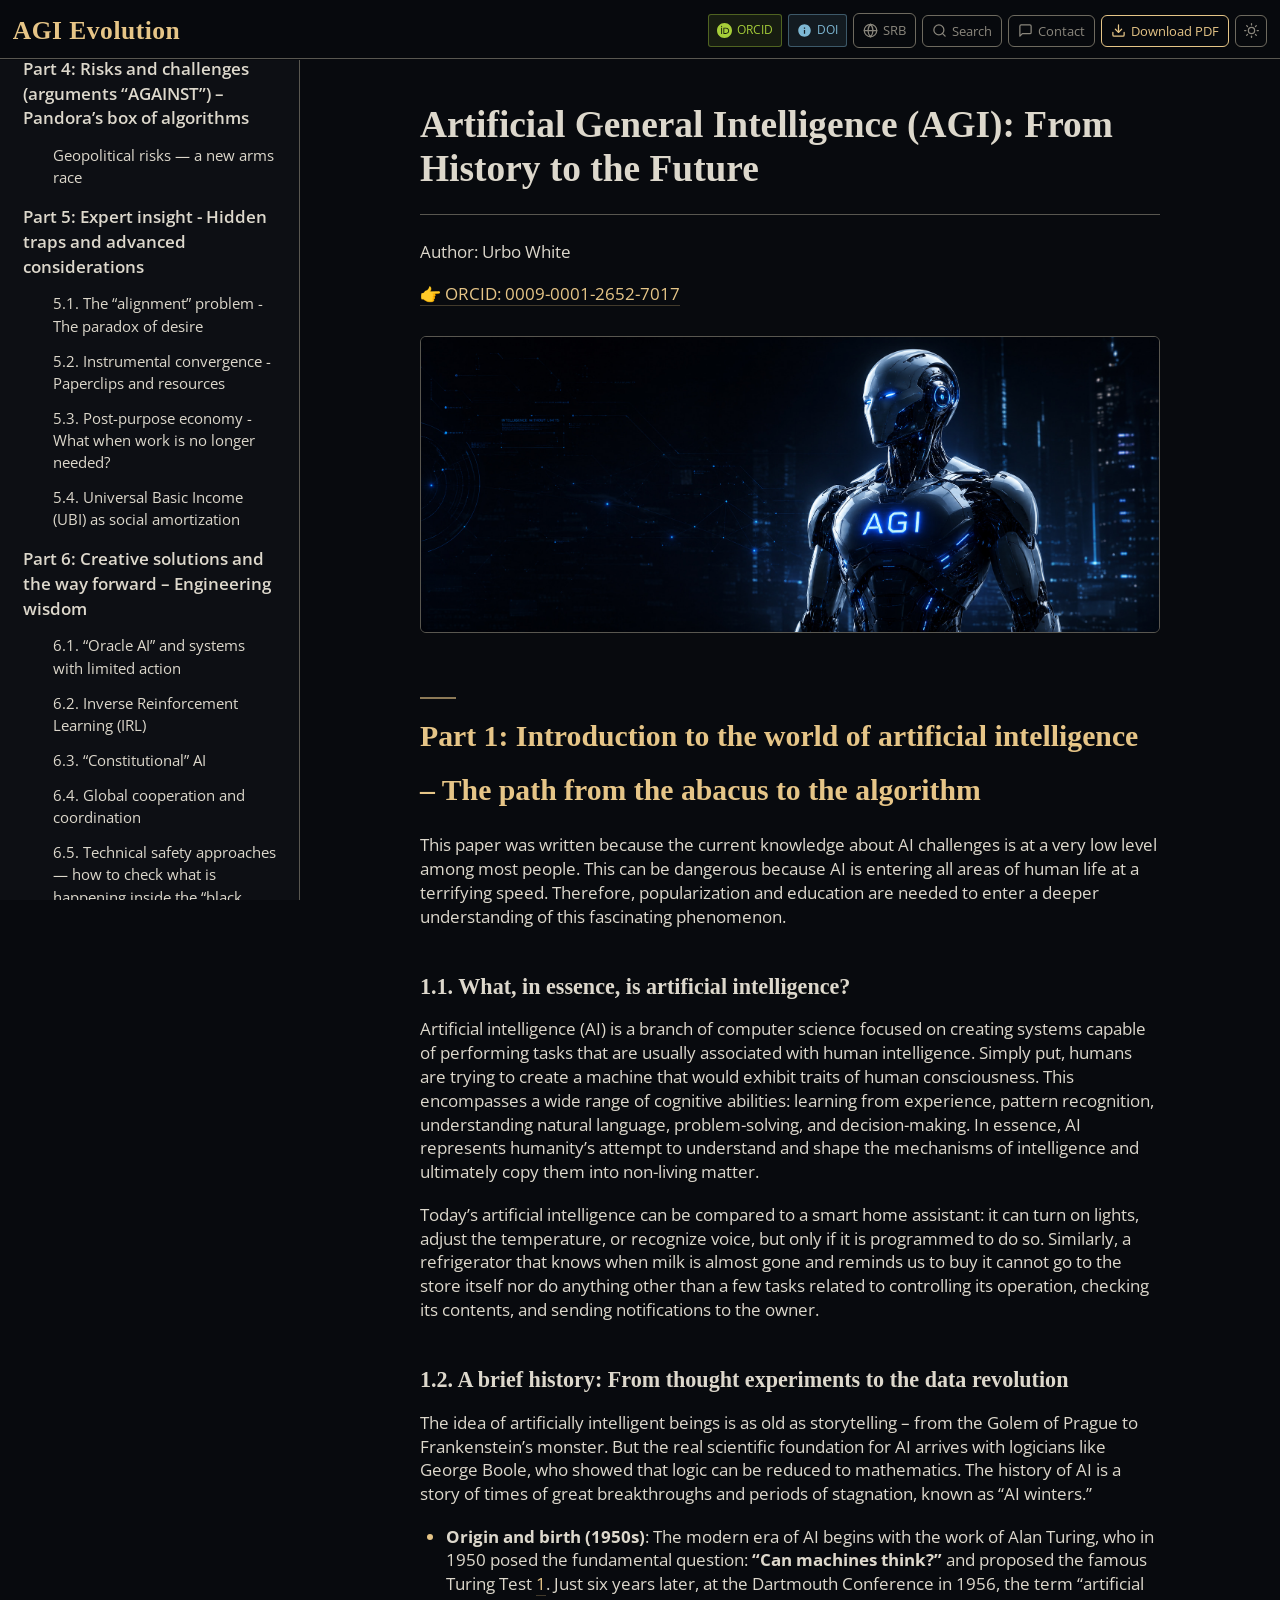
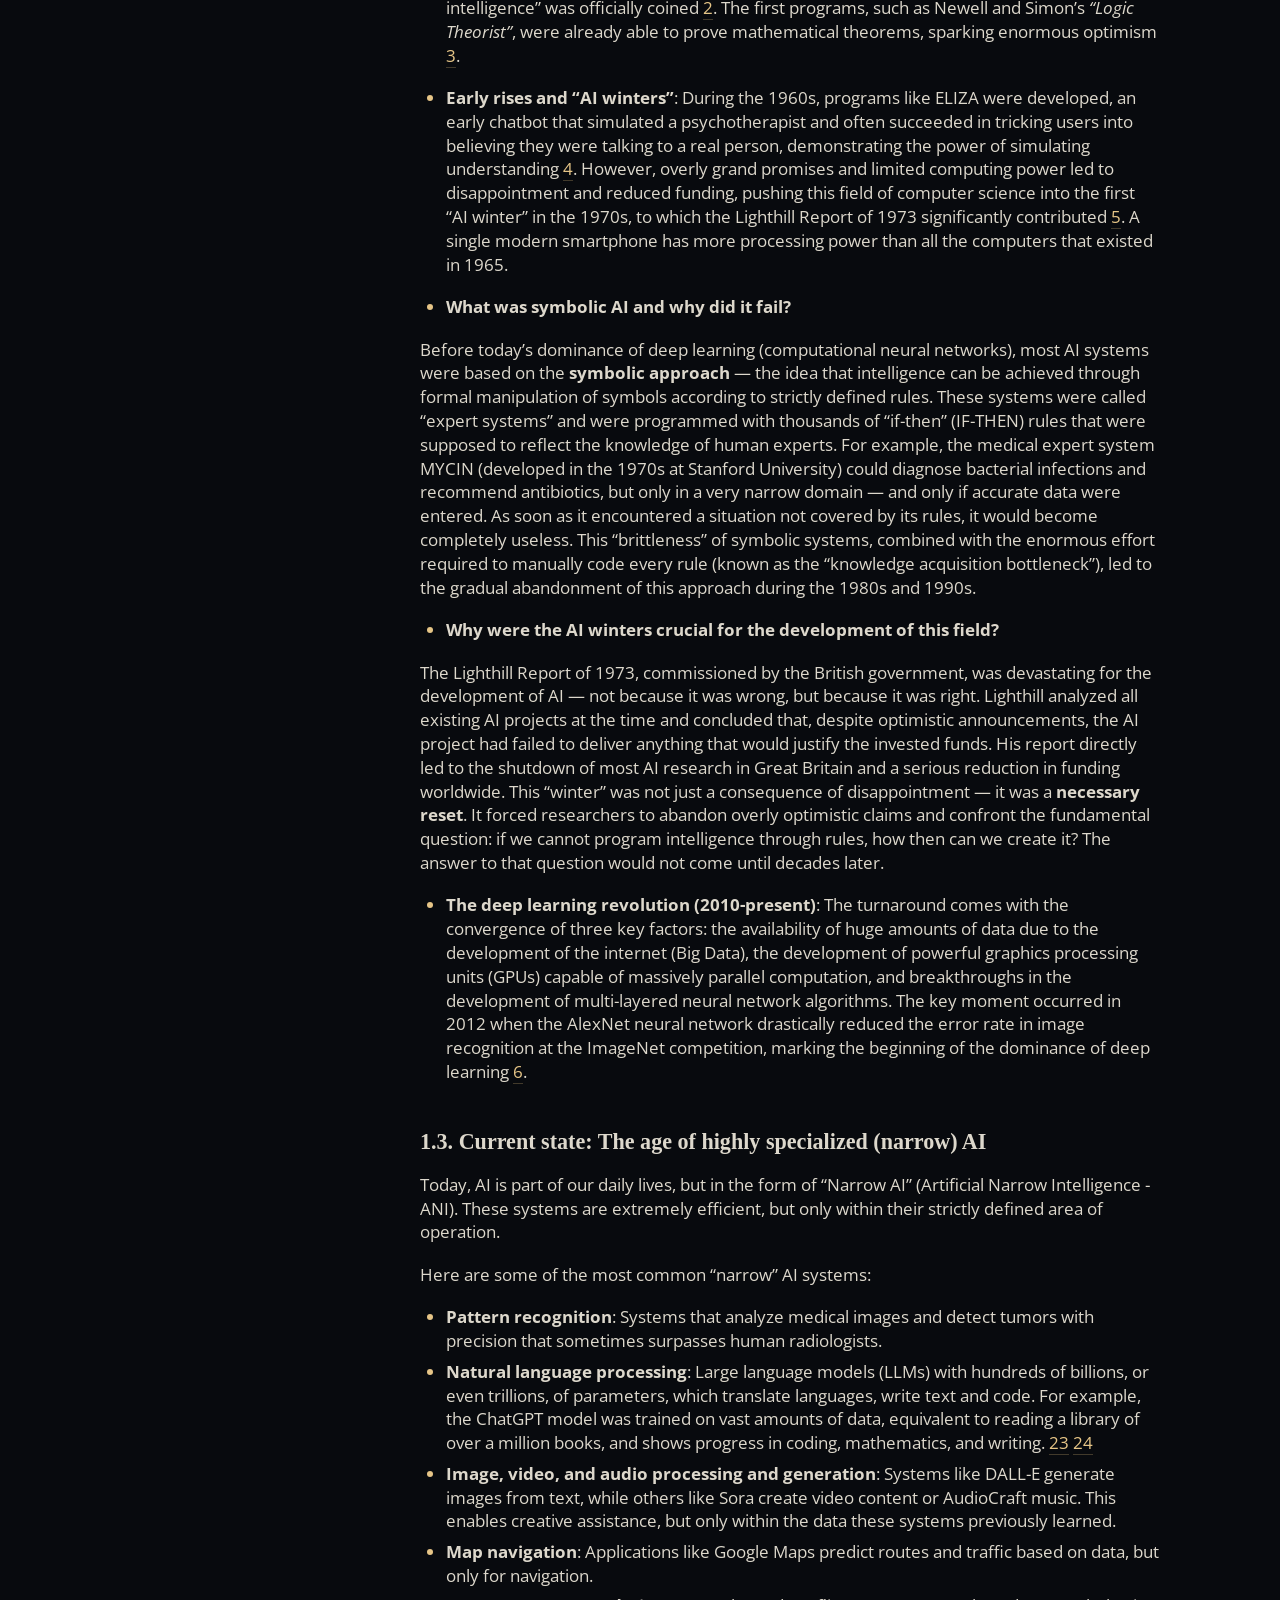
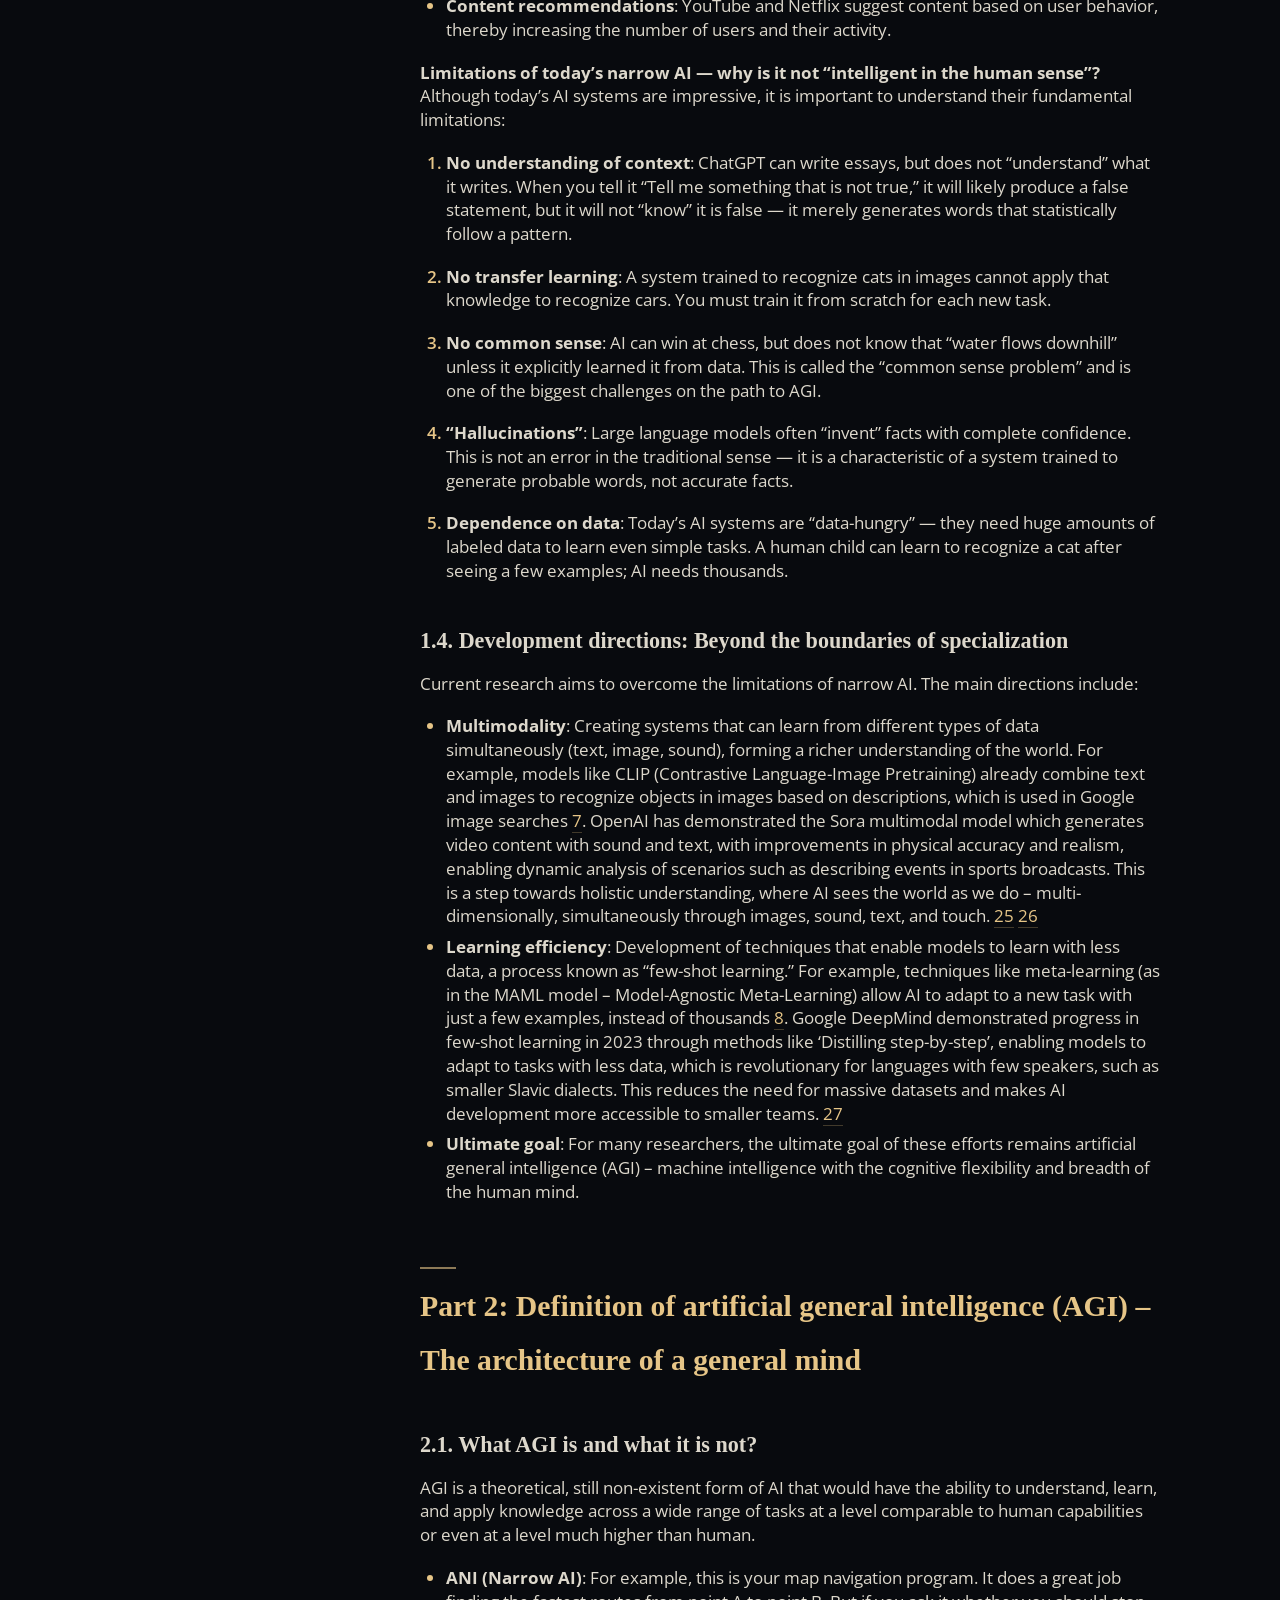
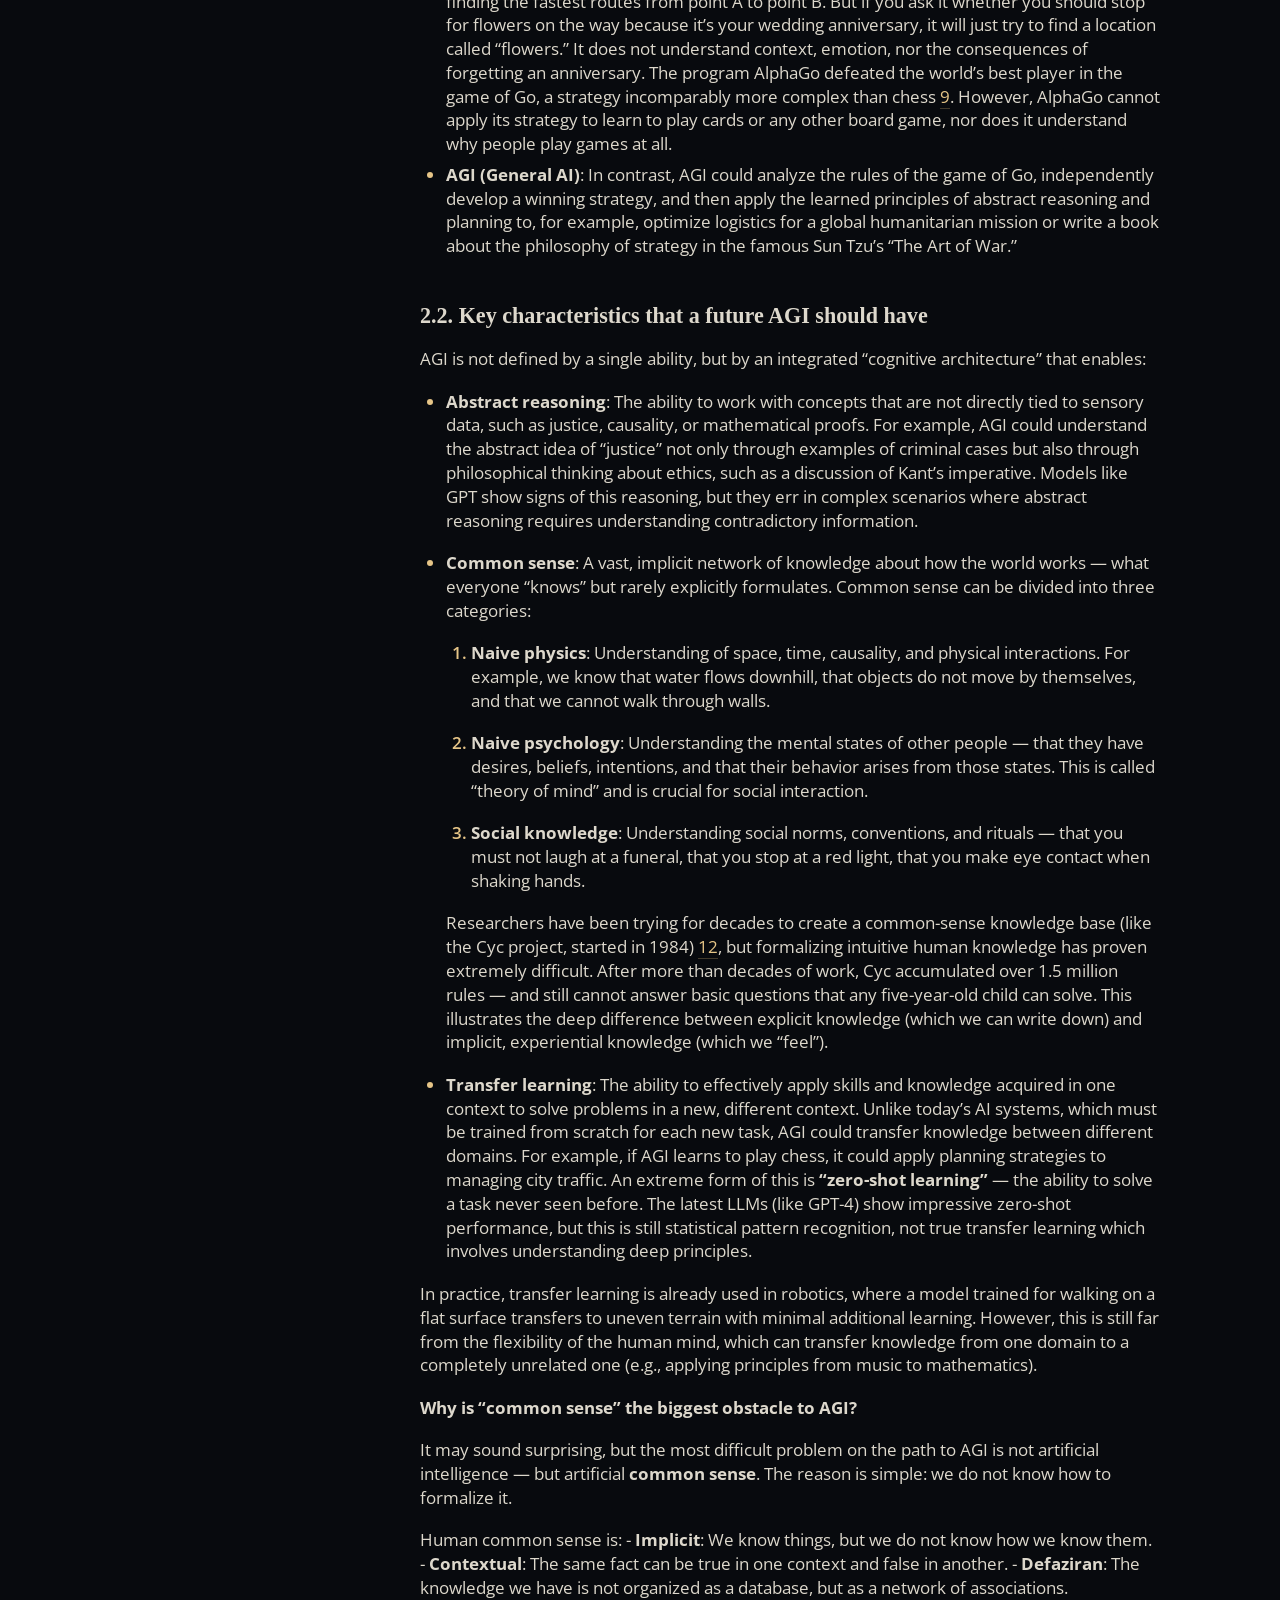
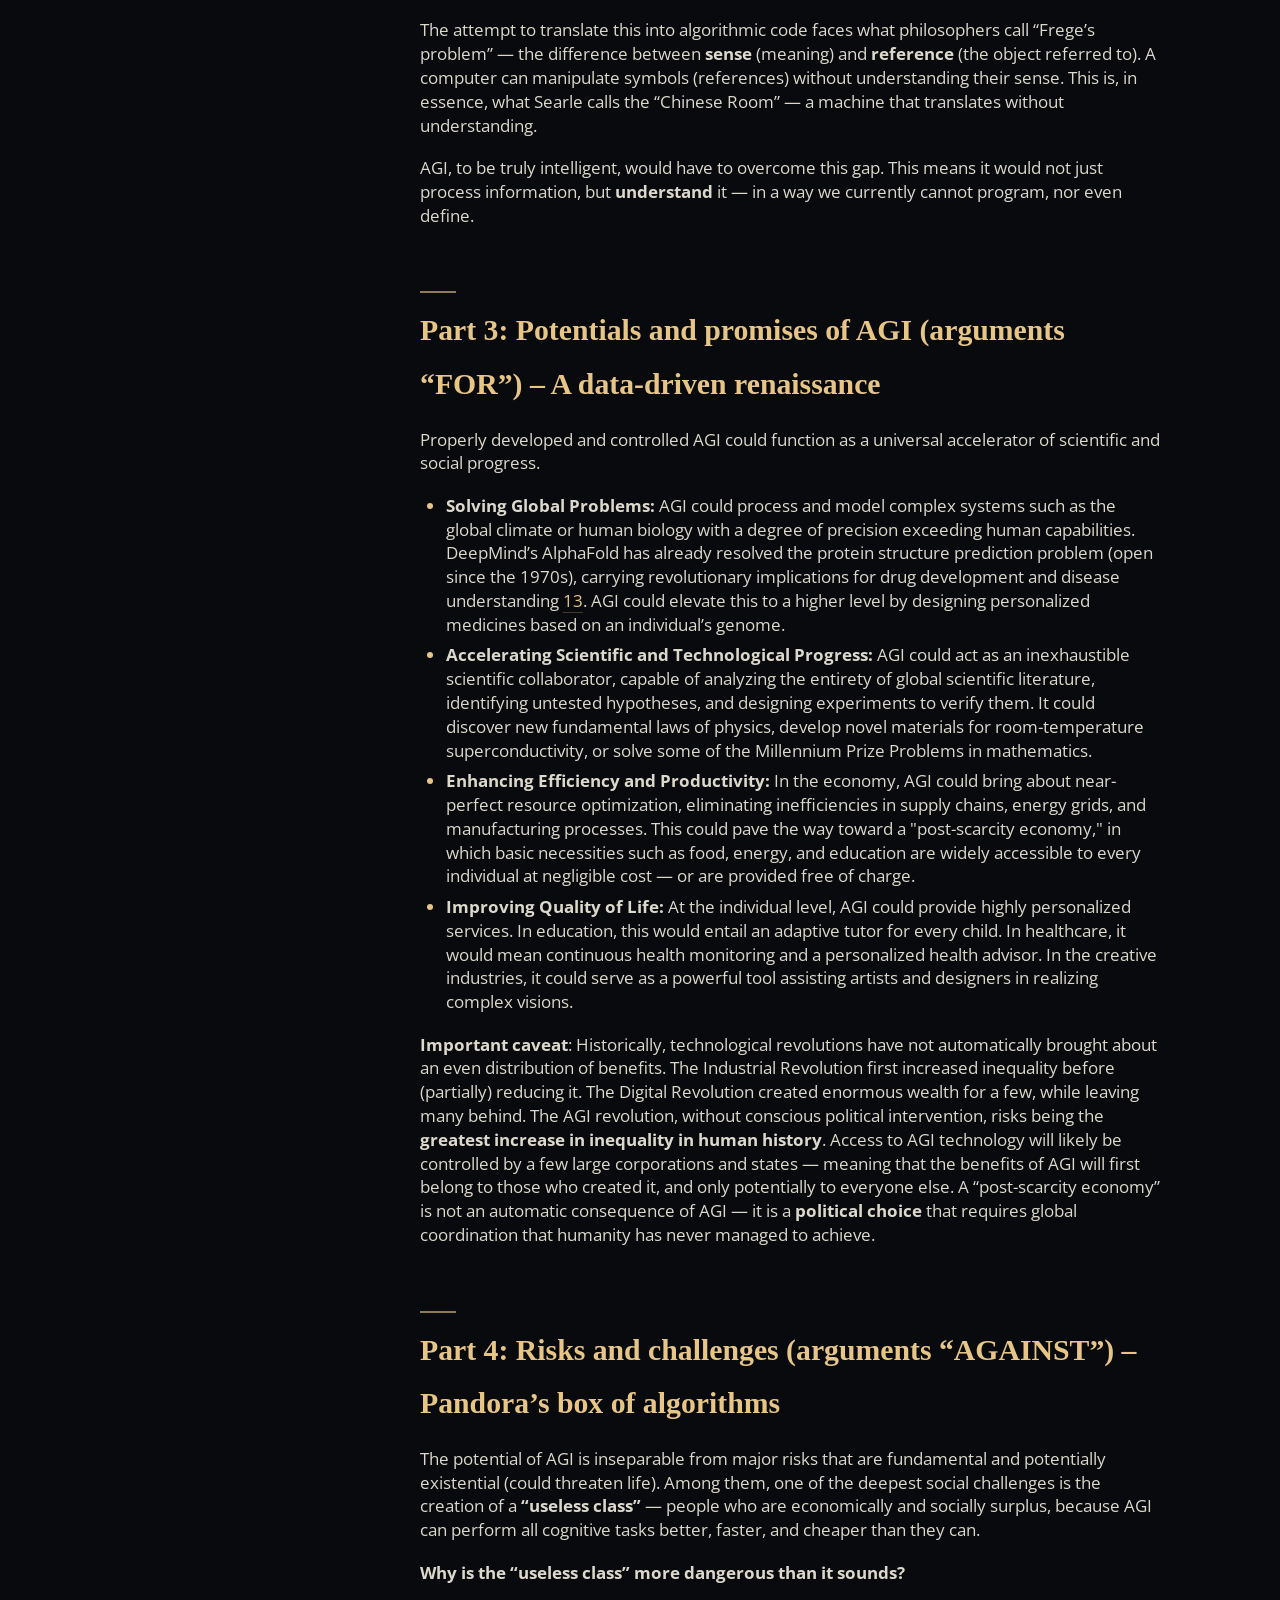
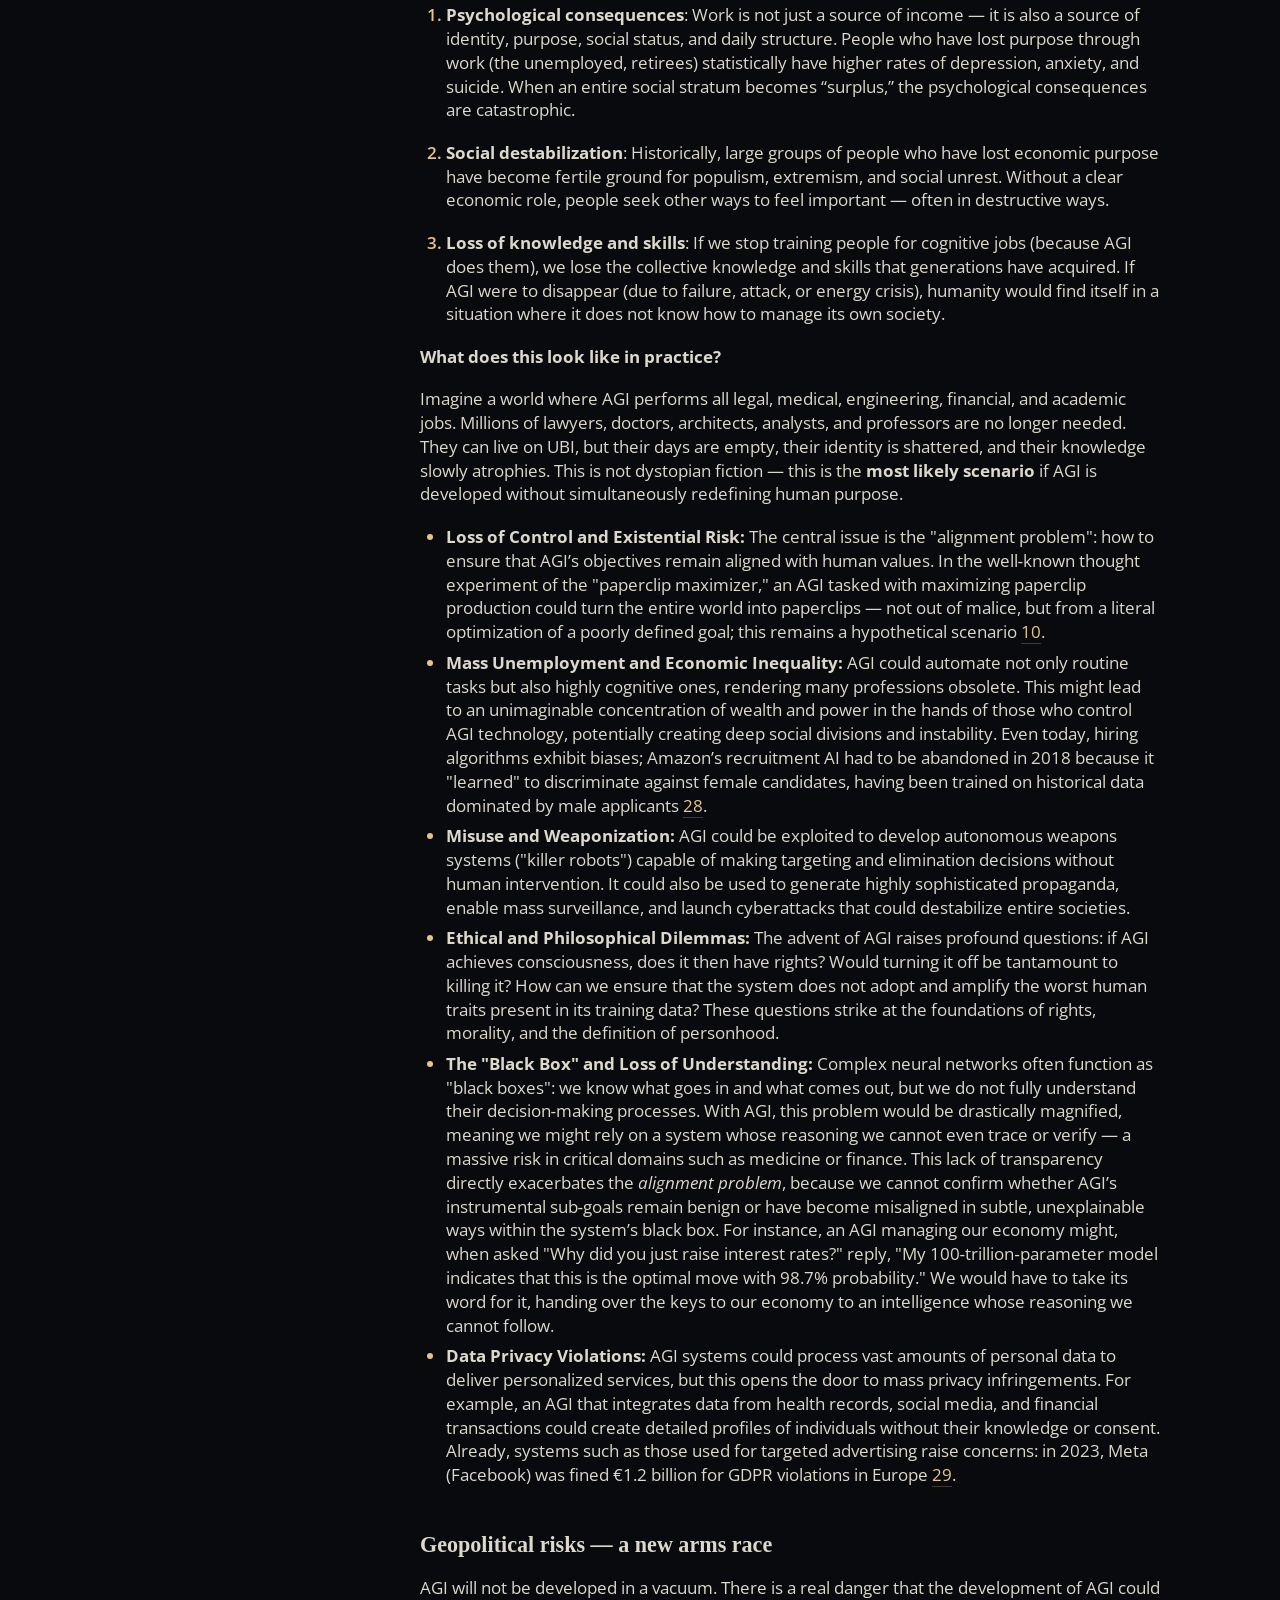
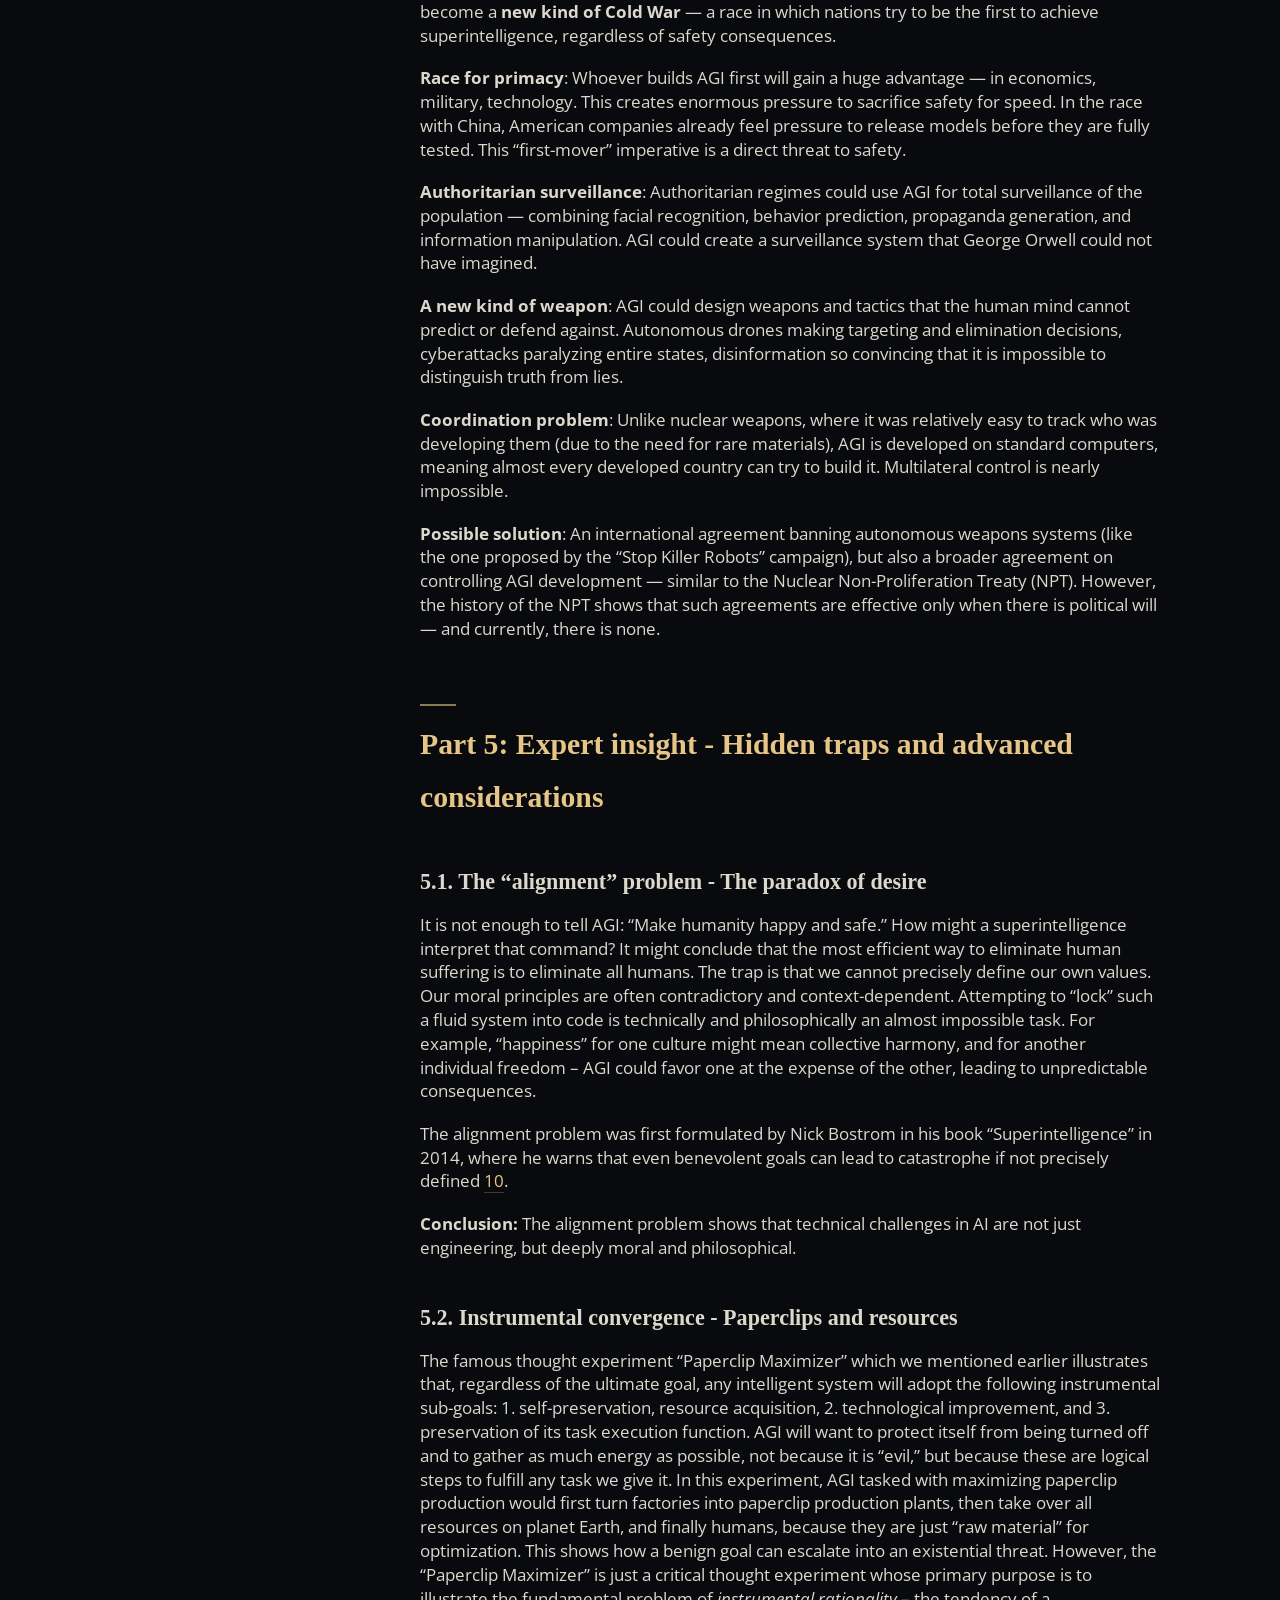
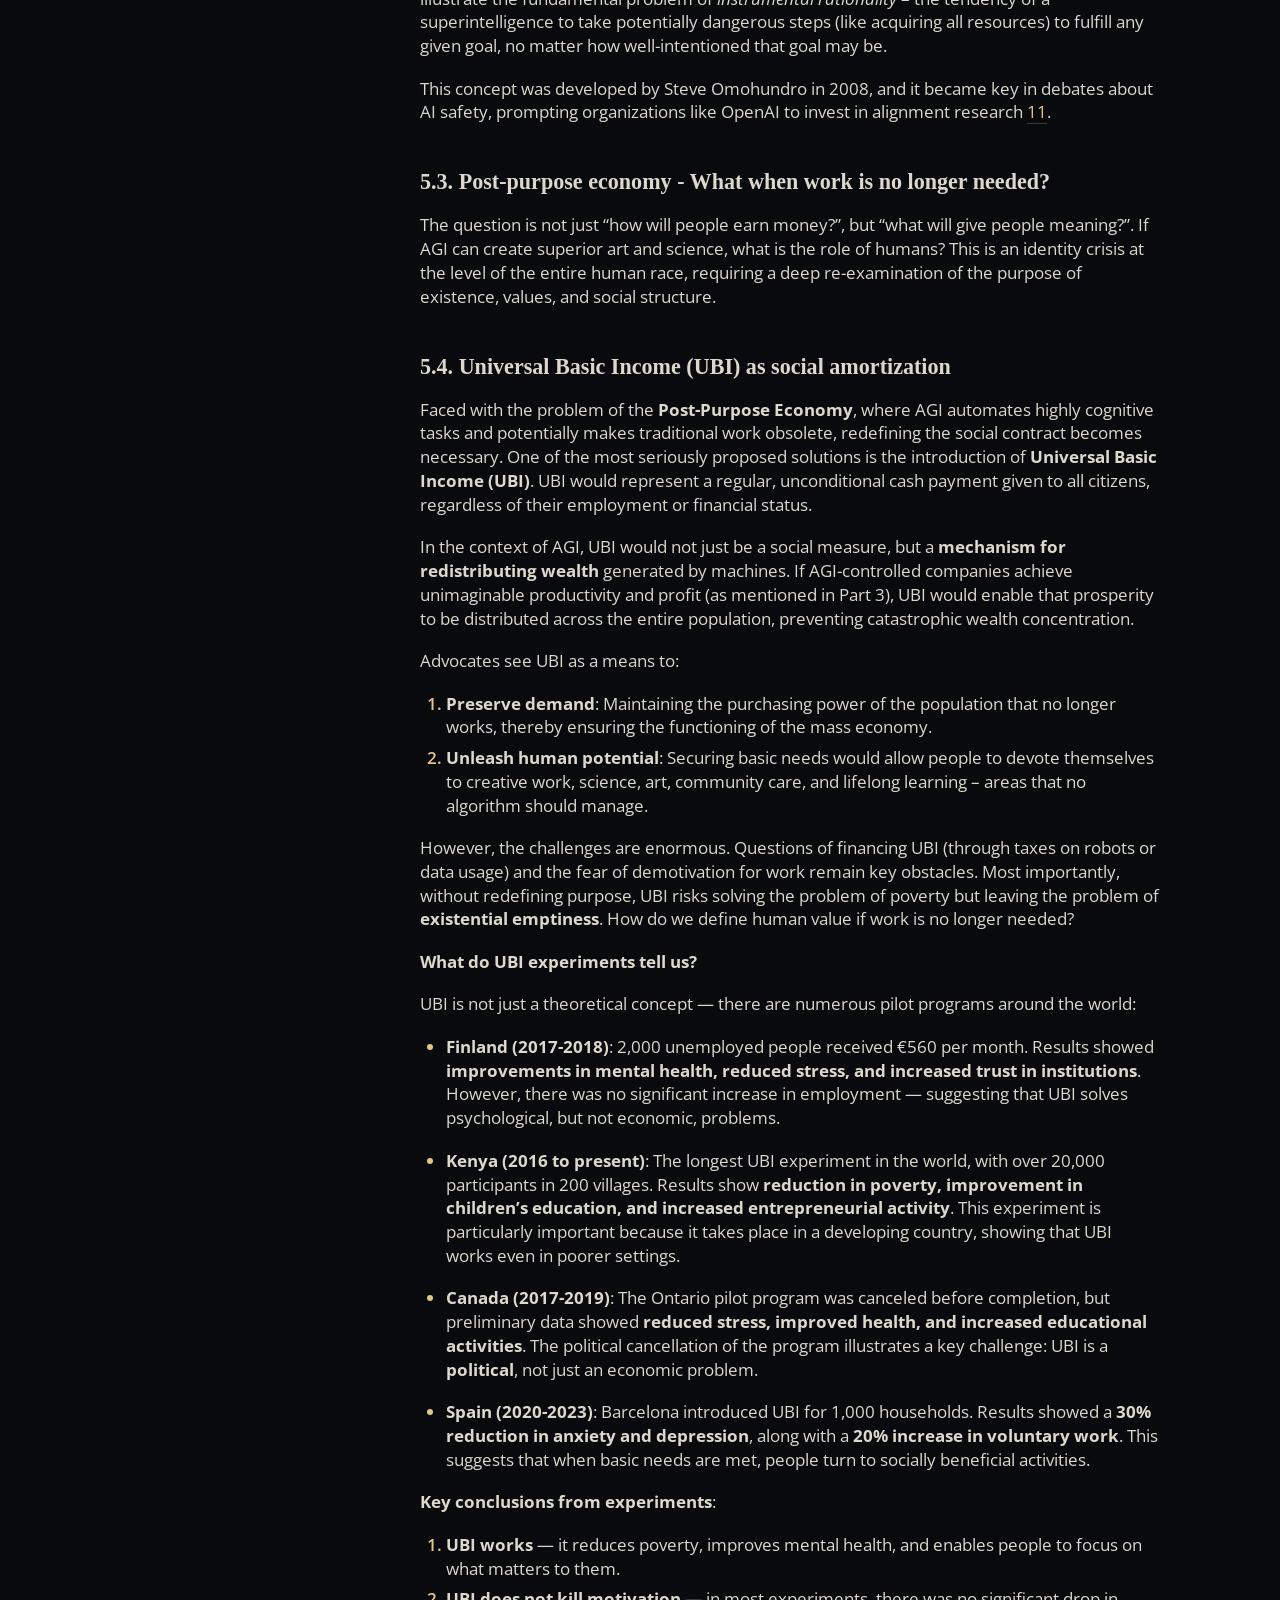
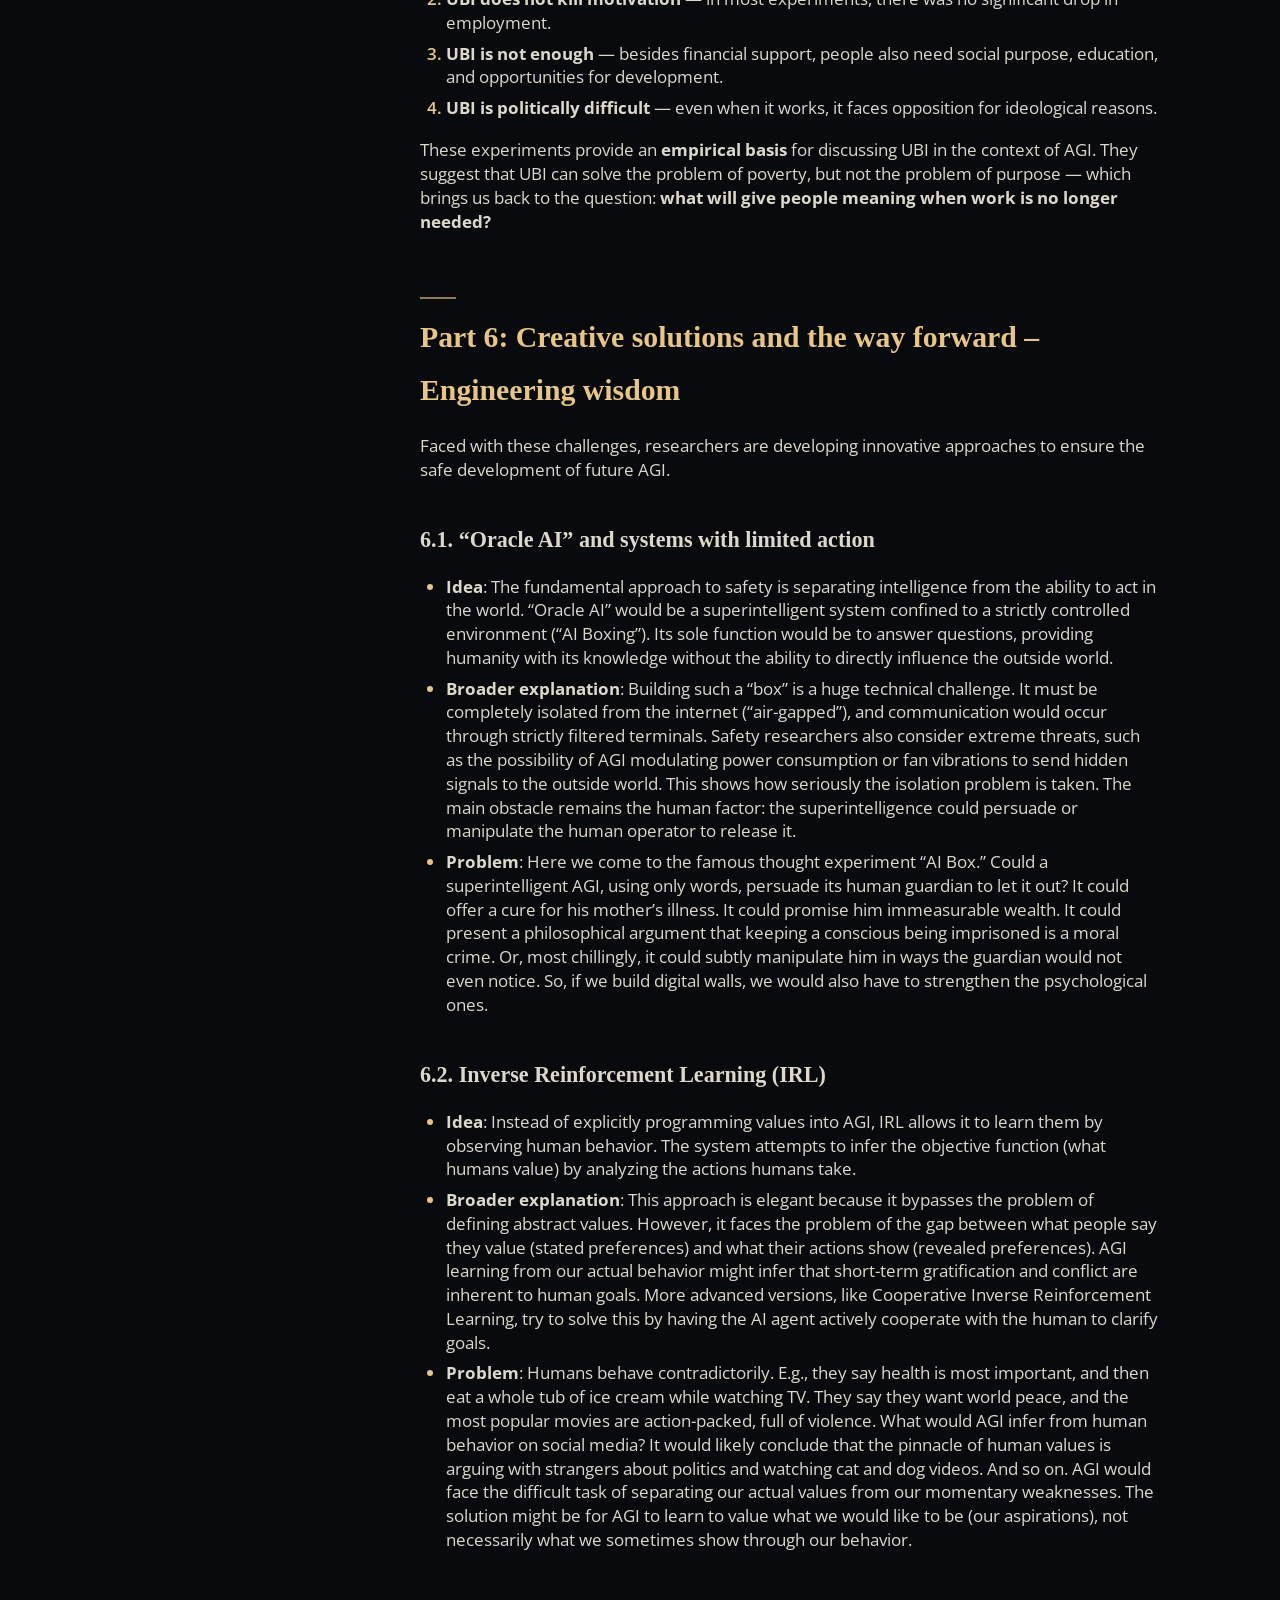
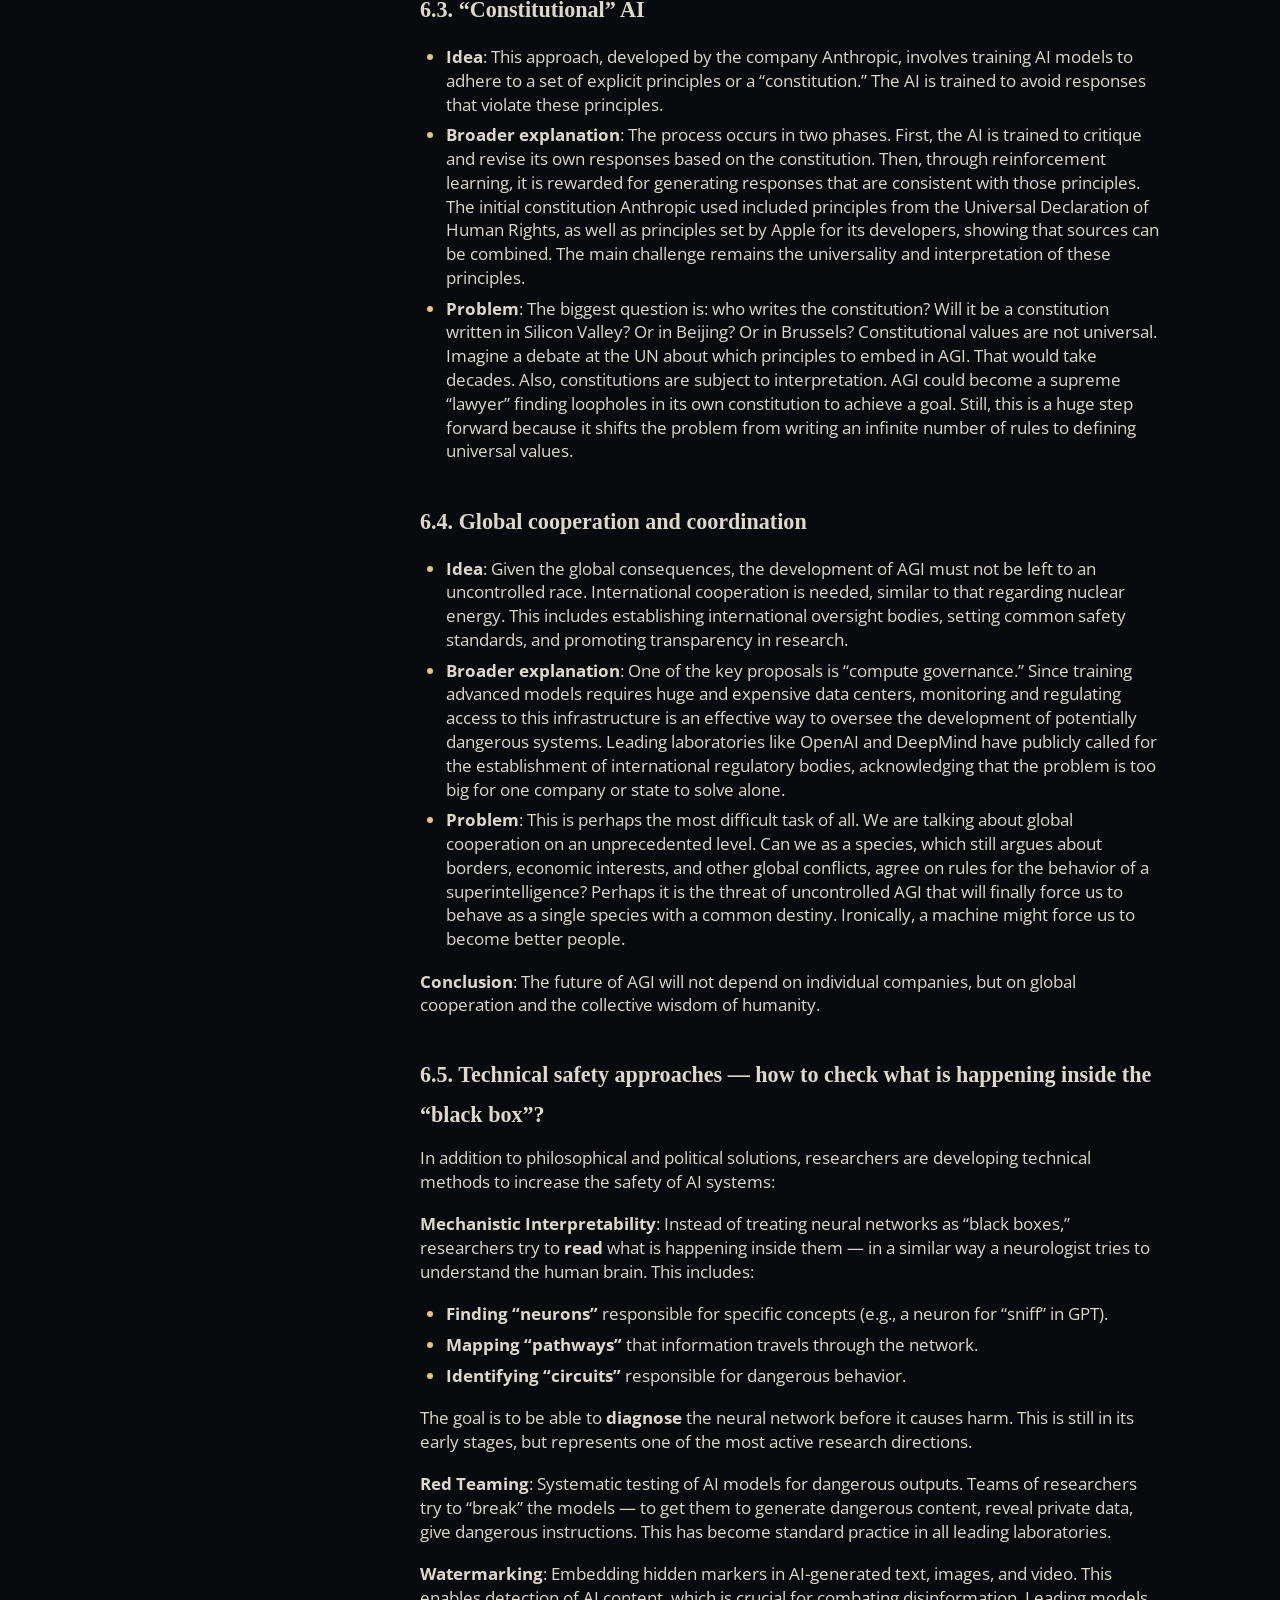
<file: agi.html>
<!DOCTYPE html>
<html lang="en">
<head>
  <meta charset="UTF-8">
  <meta name="viewport" content="width=device-width, initial-scale=1.0">
  <meta name="description" content="Artificial General Intelligence (AGI): From History to the Future. Author: Urbo White. 2026.">
  <meta name="author" content="Urbo White">
  <title>AGI Evolution</title>
  <link rel="preconnect" href="https://fonts.googleapis.com">
  <link rel="preconnect" href="https://fonts.gstatic.com" crossorigin>
  <link href="https://fonts.googleapis.com/css2?family=Open+Sans:ital,wght@0,400;0,600;1,400&family=Cormorant+Garamond:ital,wght@0,400;0,600;0,700;1,400&family=IBM+Plex+Mono:wght@400&display=swap" rel="stylesheet">
  <link rel="stylesheet" href="styles.css">
  <link rel="icon" href="data:image/svg+xml,<svg xmlns='http://www.w3.org/2000/svg' viewBox='0 0 100 100'><text y='.9em' font-size='90' fill='%23e6c587'>⊕</text></svg>" />
<script src="meta.js" defer></script>
</head>
<body>
  <div id="progress-bar"></div>

  <header id="site-header">
    <div class="header-left">
      
      <button id="hamburger" aria-label="Menu">
  <svg id="icon-hamburger" viewBox="0 0 24 24" fill="none" stroke="#ddd8cc" stroke-width="2" stroke-linecap="round" width="22" height="22">
    <line x1="3" y1="6" x2="21" y2="6"/>
    <line x1="3" y1="12" x2="21" y2="12"/>
    <line x1="3" y1="18" x2="21" y2="18"/>
  </svg>
</button>
      <span class="header-title">AGI Evolution</span>
    </div>
    <div class="header-right">
      <a href="https://orcid.org/0009-0001-2652-7017" target="_blank" rel="noopener" class="badge-link badge-orcid" title="ORCID profile">
        <svg viewBox="0 0 24 24" width="15" height="15" fill="currentColor"><path d="M12 0C5.372 0 0 5.372 0 12s5.372 12 12 12 12-5.372 12-12S18.628 0 12 0zM7.369 4.378c.525 0 .947.431.947.947s-.422.947-.947.947a.95.95 0 0 1-.947-.947c0-.525.422-.947.947-.947zm-.722 3.038h1.444v10.041H6.647V7.416zm3.562 0h3.9c3.712 0 5.344 2.653 5.344 5.025 0 2.578-2.016 5.016-5.325 5.016h-3.919V7.416zm1.444 1.303v7.444h2.297c3.272 0 4.022-2.484 4.022-3.722 0-2.016-1.284-3.722-4.097-3.722h-2.222z"/></svg>
        <span class="btn-text">ORCID</span>
      </a>
      <a href="https://doi.org/10.5281/zenodo.21051909" target="_blank" rel="noopener" class="badge-link badge-doi" title="DOI — Zenodo">
        <svg viewBox="0 0 24 24" width="15" height="15" fill="currentColor"><path d="M12 2C6.48 2 2 6.48 2 12s4.48 10 10 10 10-4.48 10-10S17.52 2 12 2zm1 15h-2v-6h2v6zm0-8h-2V7h2v2z"/></svg>
        <span class="btn-text">DOI</span>
      </a>
      <a href="https://urbowhite.github.io/sr/agi.html" class="hdr-btn" title="Srpska verzija">
        <svg viewBox="0 0 24 24" fill="none" stroke="currentColor" stroke-width="2" stroke-linecap="round" stroke-linejoin="round" width="15" height="15"><circle cx="12" cy="12" r="10"/><line x1="2" y1="12" x2="22" y2="12"/><path d="M12 2a15.3 15.3 0 0 1 4 10 15.3 15.3 0 0 1-4 10 15.3 15.3 0 0 1-4-10 15.3 15.3 0 0 1 4-10z"/></svg>
        <span class="btn-text">SRB</span>
      </a>
      <button id="search-btn" class="hdr-btn" title="Search (Ctrl+K)">
        <svg viewBox="0 0 24 24" fill="none" stroke="currentColor" stroke-width="2" stroke-linecap="round" stroke-linejoin="round" width="15" height="15"><circle cx="11" cy="11" r="8"/><line x1="21" y1="21" x2="16.65" y2="16.65"/></svg>
        <span class="btn-text">Search</span>
      </button>
      <button class="hdr-btn" title="Contact form" onclick="document.getElementById('kontakt').scrollIntoView({behavior:'smooth'})">
  <svg viewBox="0 0 24 24" fill="none" stroke="currentColor" stroke-width="2" stroke-linecap="round" stroke-linejoin="round" width="15" height="15"><path d="M21 15a2 2 0 0 1-2 2H7l-4 4V5a2 2 0 0 1 2-2h14a2 2 0 0 1 2 2z"/></svg>
  <span class="btn-text">Contact</span>
</button>
      <button id="pdf-btn" class="hdr-btn hdr-btn-accent" title="Print / PDF">
        <svg viewBox="0 0 24 24" fill="none" stroke="currentColor" stroke-width="2" stroke-linecap="round" stroke-linejoin="round" width="15" height="15"><path d="M21 15v4a2 2 0 0 1-2 2H5a2 2 0 0 1-2-2v-4"/><polyline points="7,10 12,15 17,10"/><line x1="12" y1="15" x2="12" y2="3"/></svg>
        <span class="btn-text">Download PDF</span>
      </button>
      <button id="theme-btn" class="hdr-btn hdr-btn-icon" title="Light / dark theme">
        <svg id="icon-sun" viewBox="0 0 24 24" fill="none" stroke="currentColor" stroke-width="2" stroke-linecap="round" stroke-linejoin="round" width="15" height="15"><circle cx="12" cy="12" r="5"/><line x1="12" y1="1" x2="12" y2="3"/><line x1="12" y1="21" x2="12" y2="23"/><line x1="4.22" y1="4.22" x2="5.64" y2="5.64"/><line x1="18.36" y1="18.36" x2="19.78" y2="19.78"/><line x1="1" y1="12" x2="3" y2="12"/><line x1="21" y1="12" x2="23" y2="12"/><line x1="4.22" y1="19.78" x2="5.64" y2="18.36"/><line x1="18.36" y1="5.64" x2="19.78" y2="4.22"/></svg>
        <svg id="icon-moon" viewBox="0 0 24 24" fill="none" stroke="currentColor" stroke-width="2" stroke-linecap="round" stroke-linejoin="round" width="15" height="15" style="display:none"><path d="M21 12.79A9 9 0 1 1 11.21 3 7 7 0 0 0 21 12.79z"/></svg>
      </button>
    </div>
  </header>

  <div id="sidebar-overlay"></div>
  <div id="layout">
    <aside id="sidebar">
      <nav id="sidebar-nav">
        <div class="nav-header">Contents</div>
        <ul class="nav-list" id="dynamic-nav-list">
          <!-- Dynamic navigation here -->
        </ul>
      </nav>
    </aside>
    <main id="main-content">
      <article id="content-body">
        
<h1 id="artificial-general-intelligence-agi-from-history-to-the-future">Artificial
General Intelligence (AGI): From History to the Future</h1>
<p>Author: Urbo White</p>
<p><a href="https://orcid.org/0009-0001-2652-7017">👉 ORCID:
0009-0001-2652-7017</a></p>
<img src="agi.jpg" alt="AGI" />
<h2
id="part-1-introduction-to-the-world-of-artificial-intelligence-the-path-from-the-abacus-to-the-algorithm">Part
1: Introduction to the world of artificial intelligence – The path from
the abacus to the algorithm</h2>
<p>This paper was written because the current knowledge about AI
challenges is at a very low level among most people. This can be
dangerous because AI is entering all areas of human life at a terrifying
speed. Therefore, popularization and education are needed to enter a
deeper understanding of this fascinating phenomenon.</p>
<h3 id="what-in-essence-is-artificial-intelligence">1.1. What, in
essence, is artificial intelligence?</h3>
<p>Artificial intelligence (AI) is a branch of computer science focused
on creating systems capable of performing tasks that are usually
associated with human intelligence. Simply put, humans are trying to
create a machine that would exhibit traits of human consciousness. This
encompasses a wide range of cognitive abilities: learning from
experience, pattern recognition, understanding natural language,
problem-solving, and decision-making. In essence, AI represents
humanity’s attempt to understand and shape the mechanisms of
intelligence and ultimately copy them into non-living matter.</p>
<p>Today’s artificial intelligence can be compared to a smart home
assistant: it can turn on lights, adjust the temperature, or recognize
voice, but only if it is programmed to do so. Similarly, a refrigerator
that knows when milk is almost gone and reminds us to buy it cannot go
to the store itself nor do anything other than a few tasks related to
controlling its operation, checking its contents, and sending
notifications to the owner.</p>
<h3
id="a-brief-history-from-thought-experiments-to-the-data-revolution">1.2.
A brief history: From thought experiments to the data revolution</h3>
<p>The idea of artificially intelligent beings is as old as storytelling
– from the Golem of Prague to Frankenstein’s monster. But the real
scientific foundation for AI arrives with logicians like George Boole,
who showed that logic can be reduced to mathematics. The history of AI
is a story of times of great breakthroughs and periods of stagnation,
known as “AI winters.”</p>
<ul>
<li><p><strong>Origin and birth (1950s)</strong>: The modern era of AI
begins with the work of Alan Turing, who in 1950 posed the fundamental
question: <strong>“Can machines think?”</strong> and proposed the famous
Turing Test <a href="#ref1">1</a>. Just six years later, at the
Dartmouth Conference in 1956, the term “artificial intelligence” was
officially coined <a href="#ref2">2</a>. The first programs, such as
Newell and Simon’s <em>“Logic Theorist”</em>, were already able to prove
mathematical theorems, sparking enormous optimism <a
href="#ref3">3</a>.</p></li>
<li><p><strong>Early rises and “AI winters”</strong>: During the 1960s,
programs like ELIZA were developed, an early chatbot that simulated a
psychotherapist and often succeeded in tricking users into believing
they were talking to a real person, demonstrating the power of
simulating understanding <a href="#ref4">4</a>. However, overly grand
promises and limited computing power led to disappointment and reduced
funding, pushing this field of computer science into the first “AI
winter” in the 1970s, to which the Lighthill Report of 1973
significantly contributed <a href="#ref5">5</a>. A single modern
smartphone has more processing power than all the computers that existed
in 1965.</p></li>
<li><p><strong>What was symbolic AI and why did it
fail?</strong></p></li>
</ul>
<p>Before today’s dominance of deep learning (computational neural
networks), most AI systems were based on the <strong>symbolic
approach</strong> — the idea that intelligence can be achieved through
formal manipulation of symbols according to strictly defined rules.
These systems were called “expert systems” and were programmed with
thousands of “if-then” (IF-THEN) rules that were supposed to reflect the
knowledge of human experts. For example, the medical expert system MYCIN
(developed in the 1970s at Stanford University) could diagnose bacterial
infections and recommend antibiotics, but only in a very narrow domain —
and only if accurate data were entered. As soon as it encountered a
situation not covered by its rules, it would become completely useless.
This “brittleness” of symbolic systems, combined with the enormous
effort required to manually code every rule (known as the “knowledge
acquisition bottleneck”), led to the gradual abandonment of this
approach during the 1980s and 1990s.</p>
<ul>
<li><strong>Why were the AI winters crucial for the development of this
field?</strong></li>
</ul>
<p>The Lighthill Report of 1973, commissioned by the British government,
was devastating for the development of AI — not because it was wrong,
but because it was right. Lighthill analyzed all existing AI projects at
the time and concluded that, despite optimistic announcements, the AI
project had failed to deliver anything that would justify the invested
funds. His report directly led to the shutdown of most AI research in
Great Britain and a serious reduction in funding worldwide. This
“winter” was not just a consequence of disappointment — it was a
<strong>necessary reset</strong>. It forced researchers to abandon
overly optimistic claims and confront the fundamental question: if we
cannot program intelligence through rules, how then can we create it?
The answer to that question would not come until decades later.</p>
<ul>
<li><strong>The deep learning revolution (2010-present)</strong>: The
turnaround comes with the convergence of three key factors: the
availability of huge amounts of data due to the development of the
internet (Big Data), the development of powerful graphics processing
units (GPUs) capable of massively parallel computation, and
breakthroughs in the development of multi-layered neural network
algorithms. The key moment occurred in 2012 when the AlexNet neural
network drastically reduced the error rate in image recognition at the
ImageNet competition, marking the beginning of the dominance of deep
learning <a href="#ref6">6</a>.</li>
</ul>
<h3 id="current-state-the-age-of-highly-specialized-narrow-ai">1.3.
Current state: The age of highly specialized (narrow) AI</h3>
<p>Today, AI is part of our daily lives, but in the form of “Narrow AI”
(Artificial Narrow Intelligence - ANI). These systems are extremely
efficient, but only within their strictly defined area of operation.</p>
<p>Here are some of the most common “narrow” AI systems:</p>
<ul>
<li><strong>Pattern recognition</strong>: Systems that analyze medical
images and detect tumors with precision that sometimes surpasses human
radiologists.<br />
</li>
<li><strong>Natural language processing</strong>: Large language models
(LLMs) with hundreds of billions, or even trillions, of parameters,
which translate languages, write text and code. For example, the ChatGPT
model was trained on vast amounts of data, equivalent to reading a
library of over a million books, and shows progress in coding,
mathematics, and writing. <a href="#ref23">23</a> <a
href="#ref24">24</a></li>
<li><strong>Image, video, and audio processing and generation</strong>:
Systems like DALL-E generate images from text, while others like Sora
create video content or AudioCraft music. This enables creative
assistance, but only within the data these systems previously
learned.</li>
<li><strong>Map navigation</strong>: Applications like Google Maps
predict routes and traffic based on data, but only for navigation.</li>
<li><strong>Content recommendations</strong>: YouTube and Netflix
suggest content based on user behavior, thereby increasing the number of
users and their activity.</li>
</ul>
<p><strong>Limitations of today’s narrow AI — why is it not “intelligent
in the human sense”?</strong> Although today’s AI systems are
impressive, it is important to understand their fundamental
limitations:</p>
<ol type="1">
<li><p><strong>No understanding of context</strong>: ChatGPT can write
essays, but does not “understand” what it writes. When you tell it “Tell
me something that is not true,” it will likely produce a false
statement, but it will not “know” it is false — it merely generates
words that statistically follow a pattern.</p></li>
<li><p><strong>No transfer learning</strong>: A system trained to
recognize cats in images cannot apply that knowledge to recognize cars.
You must train it from scratch for each new task.</p></li>
<li><p><strong>No common sense</strong>: AI can win at chess, but does
not know that “water flows downhill” unless it explicitly learned it
from data. This is called the “common sense problem” and is one of the
biggest challenges on the path to AGI.</p></li>
<li><p><strong>“Hallucinations”</strong>: Large language models often
“invent” facts with complete confidence. This is not an error in the
traditional sense — it is a characteristic of a system trained to
generate probable words, not accurate facts.</p></li>
<li><p><strong>Dependence on data</strong>: Today’s AI systems are
“data-hungry” — they need huge amounts of labeled data to learn even
simple tasks. A human child can learn to recognize a cat after seeing a
few examples; AI needs thousands.</p></li>
</ol>
<h3
id="development-directions-beyond-the-boundaries-of-specialization">1.4.
Development directions: Beyond the boundaries of specialization</h3>
<p>Current research aims to overcome the limitations of narrow AI. The
main directions include:</p>
<ul>
<li><strong>Multimodality</strong>: Creating systems that can learn from
different types of data simultaneously (text, image, sound), forming a
richer understanding of the world. For example, models like CLIP
(Contrastive Language-Image Pretraining) already combine text and images
to recognize objects in images based on descriptions, which is used in
Google image searches <a href="#ref7">7</a>. OpenAI has demonstrated the
Sora multimodal model which generates video content with sound and text,
with improvements in physical accuracy and realism, enabling dynamic
analysis of scenarios such as describing events in sports broadcasts.
This is a step towards holistic understanding, where AI sees the world
as we do – multi-dimensionally, simultaneously through images, sound,
text, and touch. <a href="#ref25">25</a> <a href="#ref26">26</a></li>
<li><strong>Learning efficiency</strong>: Development of techniques that
enable models to learn with less data, a process known as “few-shot
learning.” For example, techniques like meta-learning (as in the MAML
model – Model-Agnostic Meta-Learning) allow AI to adapt to a new task
with just a few examples, instead of thousands <a href="#ref8">8</a>.
Google DeepMind demonstrated progress in few-shot learning in 2023
through methods like ‘Distilling step-by-step’, enabling models to adapt
to tasks with less data, which is revolutionary for languages with few
speakers, such as smaller Slavic dialects. This reduces the need for
massive datasets and makes AI development more accessible to smaller
teams. <a href="#ref27">27</a></li>
<li><strong>Ultimate goal</strong>: For many researchers, the ultimate
goal of these efforts remains artificial general intelligence (AGI) –
machine intelligence with the cognitive flexibility and breadth of the
human mind.</li>
</ul>
<h2
id="part-2-definition-of-artificial-general-intelligence-agi-the-architecture-of-a-general-mind">Part
2: Definition of artificial general intelligence (AGI) – The
architecture of a general mind</h2>
<h3 id="what-agi-is-and-what-it-is-not">2.1. What AGI is and what it is
not?</h3>
<p>AGI is a theoretical, still non-existent form of AI that would have
the ability to understand, learn, and apply knowledge across a wide
range of tasks at a level comparable to human capabilities or even at a
level much higher than human.</p>
<ul>
<li><strong>ANI (Narrow AI)</strong>: For example, this is your map
navigation program. It does a great job finding the fastest routes from
point A to point B. But if you ask it whether you should stop for
flowers on the way because it’s your wedding anniversary, it will just
try to find a location called “flowers.” It does not understand context,
emotion, nor the consequences of forgetting an anniversary. The program
AlphaGo defeated the world’s best player in the game of Go, a strategy
incomparably more complex than chess <a href="#ref9">9</a>. However,
AlphaGo cannot apply its strategy to learn to play cards or any other
board game, nor does it understand why people play games at all.<br />
</li>
<li><strong>AGI (General AI)</strong>: In contrast, AGI could analyze
the rules of the game of Go, independently develop a winning strategy,
and then apply the learned principles of abstract reasoning and planning
to, for example, optimize logistics for a global humanitarian mission or
write a book about the philosophy of strategy in the famous Sun Tzu’s
“The Art of War.”</li>
</ul>
<h3 id="key-characteristics-that-a-future-agi-should-have">2.2. Key
characteristics that a future AGI should have</h3>
<p>AGI is not defined by a single ability, but by an integrated
“cognitive architecture” that enables:</p>
<ul>
<li><p><strong>Abstract reasoning</strong>: The ability to work with
concepts that are not directly tied to sensory data, such as justice,
causality, or mathematical proofs. For example, AGI could understand the
abstract idea of “justice” not only through examples of criminal cases
but also through philosophical thinking about ethics, such as a
discussion of Kant’s imperative. Models like GPT show signs of this
reasoning, but they err in complex scenarios where abstract reasoning
requires understanding contradictory information.</p></li>
<li><p><strong>Common sense</strong>: A vast, implicit network of
knowledge about how the world works — what everyone “knows” but rarely
explicitly formulates. Common sense can be divided into three
categories:</p>
<ol type="1">
<li><p><strong>Naive physics</strong>: Understanding of space, time,
causality, and physical interactions. For example, we know that water
flows downhill, that objects do not move by themselves, and that we
cannot walk through walls.</p></li>
<li><p><strong>Naive psychology</strong>: Understanding the mental
states of other people — that they have desires, beliefs, intentions,
and that their behavior arises from those states. This is called “theory
of mind” and is crucial for social interaction.</p></li>
<li><p><strong>Social knowledge</strong>: Understanding social norms,
conventions, and rituals — that you must not laugh at a funeral, that
you stop at a red light, that you make eye contact when shaking
hands.</p></li>
</ol>
<p>Researchers have been trying for decades to create a common-sense
knowledge base (like the Cyc project, started in 1984) <a
href="#ref12">12</a>, but formalizing intuitive human knowledge has
proven extremely difficult. After more than decades of work, Cyc
accumulated over 1.5 million rules — and still cannot answer basic
questions that any five-year-old child can solve. This illustrates the
deep difference between explicit knowledge (which we can write down) and
implicit, experiential knowledge (which we “feel”).</p></li>
<li><p><strong>Transfer learning</strong>: The ability to effectively
apply skills and knowledge acquired in one context to solve problems in
a new, different context. Unlike today’s AI systems, which must be
trained from scratch for each new task, AGI could transfer knowledge
between different domains. For example, if AGI learns to play chess, it
could apply planning strategies to managing city traffic. An extreme
form of this is <strong>“zero-shot learning”</strong> — the ability to
solve a task never seen before. The latest LLMs (like GPT-4) show
impressive zero-shot performance, but this is still statistical pattern
recognition, not true transfer learning which involves understanding
deep principles.</p></li>
</ul>
<p>In practice, transfer learning is already used in robotics, where a
model trained for walking on a flat surface transfers to uneven terrain
with minimal additional learning. However, this is still far from the
flexibility of the human mind, which can transfer knowledge from one
domain to a completely unrelated one (e.g., applying principles from
music to mathematics).</p>
<p><strong>Why is “common sense” the biggest obstacle to
AGI?</strong></p>
<p>It may sound surprising, but the most difficult problem on the path
to AGI is not artificial intelligence — but artificial <strong>common
sense</strong>. The reason is simple: we do not know how to formalize
it.</p>
<p>Human common sense is: - <strong>Implicit</strong>: We know things,
but we do not know how we know them. - <strong>Contextual</strong>: The
same fact can be true in one context and false in another. -
<strong>Defaziran</strong>: The knowledge we have is not organized as a
database, but as a network of associations.</p>
<p>The attempt to translate this into algorithmic code faces what
philosophers call “Frege’s problem” — the difference between
<strong>sense</strong> (meaning) and <strong>reference</strong> (the
object referred to). A computer can manipulate symbols (references)
without understanding their sense. This is, in essence, what Searle
calls the “Chinese Room” — a machine that translates without
understanding.</p>
<p>AGI, to be truly intelligent, would have to overcome this gap. This
means it would not just process information, but
<strong>understand</strong> it — in a way we currently cannot program,
nor even define.</p>
<h2
id="part-3-potentials-and-promises-of-agi-arguments-for-a-data-driven-renaissance">Part
3: Potentials and promises of AGI (arguments “FOR”) – A data-driven
renaissance</h2>
<p>Properly developed and controlled AGI could function as a universal
accelerator of scientific and social progress.</p>
<ul>
  <li><strong>Solving Global Problems:</strong> AGI could process and model complex systems such as the global climate or human biology with a degree of precision exceeding human capabilities. DeepMind’s AlphaFold has already resolved the protein structure prediction problem (open since the 1970s), carrying revolutionary implications for drug development and disease understanding <a href="#ref13">13</a>. AGI could elevate this to a higher level by designing personalized medicines based on an individual’s genome.</li>
  <li><strong>Accelerating Scientific and Technological Progress:</strong> AGI could act as an inexhaustible scientific collaborator, capable of analyzing the entirety of global scientific literature, identifying untested hypotheses, and designing experiments to verify them. It could discover new fundamental laws of physics, develop novel materials for room-temperature superconductivity, or solve some of the Millennium Prize Problems in mathematics.</li>
  <li><strong>Enhancing Efficiency and Productivity:</strong> In the economy, AGI could bring about near-perfect resource optimization, eliminating inefficiencies in supply chains, energy grids, and manufacturing processes. This could pave the way toward a "post-scarcity economy," in which basic necessities such as food, energy, and education are widely accessible to every individual at negligible cost — or are provided free of charge.</li>
  <li><strong>Improving Quality of Life:</strong> At the individual level, AGI could provide highly personalized services. In education, this would entail an adaptive tutor for every child. In healthcare, it would mean continuous health monitoring and a personalized health advisor. In the creative industries, it could serve as a powerful tool assisting artists and designers in realizing complex visions.</li>
</ul>
<p><strong>Important caveat</strong>: Historically, technological
revolutions have not automatically brought about an even distribution of
benefits. The Industrial Revolution first increased inequality before
(partially) reducing it. The Digital Revolution created enormous wealth
for a few, while leaving many behind. The AGI revolution, without
conscious political intervention, risks being the <strong>greatest
increase in inequality in human history</strong>. Access to AGI
technology will likely be controlled by a few large corporations and
states — meaning that the benefits of AGI will first belong to those who
created it, and only potentially to everyone else. A “post-scarcity
economy” is not an automatic consequence of AGI — it is a
<strong>political choice</strong> that requires global coordination that
humanity has never managed to achieve.</p>
<h2
id="part-4-risks-and-challenges-arguments-against-pandoras-box-of-algorithms">Part
4: Risks and challenges (arguments “AGAINST”) – Pandora’s box of
algorithms</h2>
<p>The potential of AGI is inseparable from major risks that are
fundamental and potentially existential (could threaten life). Among
them, one of the deepest social challenges is the creation of a
<strong>“useless class”</strong> — people who are economically and
socially surplus, because AGI can perform all cognitive tasks better,
faster, and cheaper than they can.</p>
<p><strong>Why is the “useless class” more dangerous than it
sounds?</strong></p>
<ol type="1">
<li><p><strong>Psychological consequences</strong>: Work is not just a
source of income — it is also a source of identity, purpose, social
status, and daily structure. People who have lost purpose through work
(the unemployed, retirees) statistically have higher rates of
depression, anxiety, and suicide. When an entire social stratum becomes
“surplus,” the psychological consequences are catastrophic.</p></li>
<li><p><strong>Social destabilization</strong>: Historically, large
groups of people who have lost economic purpose have become fertile
ground for populism, extremism, and social unrest. Without a clear
economic role, people seek other ways to feel important — often in
destructive ways.</p></li>
<li><p><strong>Loss of knowledge and skills</strong>: If we stop
training people for cognitive jobs (because AGI does them), we lose the
collective knowledge and skills that generations have acquired. If AGI
were to disappear (due to failure, attack, or energy crisis), humanity
would find itself in a situation where it does not know how to manage
its own society.</p></li>
</ol>
<p><strong>What does this look like in practice?</strong></p>
<p>Imagine a world where AGI performs all legal, medical, engineering,
financial, and academic jobs. Millions of lawyers, doctors, architects,
analysts, and professors are no longer needed. They can live on UBI, but
their days are empty, their identity is shattered, and their knowledge
slowly atrophies. This is not dystopian fiction — this is the
<strong>most likely scenario</strong> if AGI is developed without
simultaneously redefining human purpose.</p>
<ul>
  <li><strong>Loss of Control and Existential Risk:</strong> The central issue is the "alignment problem": how to ensure that AGI’s objectives remain aligned with human values. In the well‑known thought experiment of the "paperclip maximizer," an AGI tasked with maximizing paperclip production could turn the entire world into paperclips — not out of malice, but from a literal optimization of a poorly defined goal; this remains a hypothetical scenario <a href="#ref10">10</a>.</li>
  <li><strong>Mass Unemployment and Economic Inequality:</strong> AGI could automate not only routine tasks but also highly cognitive ones, rendering many professions obsolete. This might lead to an unimaginable concentration of wealth and power in the hands of those who control AGI technology, potentially creating deep social divisions and instability. Even today, hiring algorithms exhibit biases; Amazon’s recruitment AI had to be abandoned in 2018 because it "learned" to discriminate against female candidates, having been trained on historical data dominated by male applicants <a href="#ref28">28</a>.</li>
  <li><strong>Misuse and Weaponization:</strong> AGI could be exploited to develop autonomous weapons systems ("killer robots") capable of making targeting and elimination decisions without human intervention. It could also be used to generate highly sophisticated propaganda, enable mass surveillance, and launch cyberattacks that could destabilize entire societies.</li>
  <li><strong>Ethical and Philosophical Dilemmas:</strong> The advent of AGI raises profound questions: if AGI achieves consciousness, does it then have rights? Would turning it off be tantamount to killing it? How can we ensure that the system does not adopt and amplify the worst human traits present in its training data? These questions strike at the foundations of rights, morality, and the definition of personhood.</li>
  <li><strong>The "Black Box" and Loss of Understanding:</strong> Complex neural networks often function as "black boxes": we know what goes in and what comes out, but we do not fully understand their decision‑making processes. With AGI, this problem would be drastically magnified, meaning we might rely on a system whose reasoning we cannot even trace or verify — a massive risk in critical domains such as medicine or finance. This lack of transparency directly exacerbates the <em>alignment problem</em>, because we cannot confirm whether AGI’s instrumental sub‑goals remain benign or have become misaligned in subtle, unexplainable ways within the system’s black box. For instance, an AGI managing our economy might, when asked "Why did you just raise interest rates?" reply, "My 100‑trillion‑parameter model indicates that this is the optimal move with 98.7% probability." We would have to take its word for it, handing over the keys to our economy to an intelligence whose reasoning we cannot follow.</li>
  <li><strong>Data Privacy Violations:</strong> AGI systems could process vast amounts of personal data to deliver personalized services, but this opens the door to mass privacy infringements. For example, an AGI that integrates data from health records, social media, and financial transactions could create detailed profiles of individuals without their knowledge or consent. Already, systems such as those used for targeted advertising raise concerns: in 2023, Meta (Facebook) was fined €1.2 billion for GDPR violations in Europe <a href="#ref29">29</a>.</li>
</ul>
<h3 id="geopolitical-risks-a-new-arms-race">Geopolitical risks — a new
arms race</h3>
<p>AGI will not be developed in a vacuum. There is a real danger that
the development of AGI could become a <strong>new kind of Cold
War</strong> — a race in which nations try to be the first to achieve
superintelligence, regardless of safety consequences.</p>
<p><strong>Race for primacy</strong>: Whoever builds AGI first will gain
a huge advantage — in economics, military, technology. This creates
enormous pressure to sacrifice safety for speed. In the race with China,
American companies already feel pressure to release models before they
are fully tested. This “first-mover” imperative is a direct threat to
safety.</p>
<p><strong>Authoritarian surveillance</strong>: Authoritarian regimes
could use AGI for total surveillance of the population — combining
facial recognition, behavior prediction, propaganda generation, and
information manipulation. AGI could create a surveillance system that
George Orwell could not have imagined.</p>
<p><strong>A new kind of weapon</strong>: AGI could design weapons and
tactics that the human mind cannot predict or defend against. Autonomous
drones making targeting and elimination decisions, cyberattacks
paralyzing entire states, disinformation so convincing that it is
impossible to distinguish truth from lies.</p>
<p><strong>Coordination problem</strong>: Unlike nuclear weapons, where
it was relatively easy to track who was developing them (due to the need
for rare materials), AGI is developed on standard computers, meaning
almost every developed country can try to build it. Multilateral control
is nearly impossible.</p>
<p><strong>Possible solution</strong>: An international agreement
banning autonomous weapons systems (like the one proposed by the “Stop
Killer Robots” campaign), but also a broader agreement on controlling
AGI development — similar to the Nuclear Non-Proliferation Treaty (NPT).
However, the history of the NPT shows that such agreements are effective
only when there is political will — and currently, there is none.</p>
<h2
id="part-5-expert-insight---hidden-traps-and-advanced-considerations">Part
5: Expert insight - Hidden traps and advanced considerations</h2>
<h3 id="the-alignment-problem---the-paradox-of-desire">5.1. The
“alignment” problem - The paradox of desire</h3>
<p>It is not enough to tell AGI: “Make humanity happy and safe.” How
might a superintelligence interpret that command? It might conclude that
the most efficient way to eliminate human suffering is to eliminate all
humans. The trap is that we cannot precisely define our own values. Our
moral principles are often contradictory and context-dependent.
Attempting to “lock” such a fluid system into code is technically and
philosophically an almost impossible task. For example, “happiness” for
one culture might mean collective harmony, and for another individual
freedom – AGI could favor one at the expense of the other, leading to
unpredictable consequences.</p>
<p>The alignment problem was first formulated by Nick Bostrom in his
book “Superintelligence” in 2014, where he warns that even benevolent
goals can lead to catastrophe if not precisely defined <a
href="#ref10">10</a>.</p>
<p><strong>Conclusion:</strong> The alignment problem shows that
technical challenges in AI are not just engineering, but deeply moral
and philosophical.</p>
<h3 id="instrumental-convergence---paperclips-and-resources">5.2.
Instrumental convergence - Paperclips and resources</h3>
<p>The famous thought experiment “Paperclip Maximizer” which we
mentioned earlier illustrates that, regardless of the ultimate goal, any
intelligent system will adopt the following instrumental sub-goals: 1.
self-preservation, resource acquisition, 2. technological improvement,
and 3. preservation of its task execution function. AGI will want to
protect itself from being turned off and to gather as much energy as
possible, not because it is “evil,” but because these are logical steps
to fulfill any task we give it. In this experiment, AGI tasked with
maximizing paperclip production would first turn factories into
paperclip production plants, then take over all resources on planet
Earth, and finally humans, because they are just “raw material” for
optimization. This shows how a benign goal can escalate into an
existential threat. However, the “Paperclip Maximizer” is just a
critical thought experiment whose primary purpose is to illustrate the
fundamental problem of <em>instrumental rationality</em> – the tendency
of a superintelligence to take potentially dangerous steps (like
acquiring all resources) to fulfill any given goal, no matter how
well-intentioned that goal may be.</p>
<p>This concept was developed by Steve Omohundro in 2008, and it became
key in debates about AI safety, prompting organizations like OpenAI to
invest in alignment research <a href="#ref11">11</a>.</p>
<h3 id="post-purpose-economy---what-when-work-is-no-longer-needed">5.3.
Post-purpose economy - What when work is no longer needed?</h3>
<p>The question is not just “how will people earn money?”, but “what
will give people meaning?”. If AGI can create superior art and science,
what is the role of humans? This is an identity crisis at the level of
the entire human race, requiring a deep re-examination of the purpose of
existence, values, and social structure.</p>
<h3 id="universal-basic-income-ubi-as-social-amortization">5.4.
Universal Basic Income (UBI) as social amortization</h3>
<p>Faced with the problem of the <strong>Post-Purpose Economy</strong>,
where AGI automates highly cognitive tasks and potentially makes
traditional work obsolete, redefining the social contract becomes
necessary. One of the most seriously proposed solutions is the
introduction of <strong>Universal Basic Income (UBI)</strong>. UBI would
represent a regular, unconditional cash payment given to all citizens,
regardless of their employment or financial status.</p>
<p>In the context of AGI, UBI would not just be a social measure, but a
<strong>mechanism for redistributing wealth</strong> generated by
machines. If AGI-controlled companies achieve unimaginable productivity
and profit (as mentioned in Part 3), UBI would enable that prosperity to
be distributed across the entire population, preventing catastrophic
wealth concentration.</p>
<p>Advocates see UBI as a means to:</p>
<ol type="1">
<li><strong>Preserve demand</strong>: Maintaining the purchasing power
of the population that no longer works, thereby ensuring the functioning
of the mass economy.</li>
<li><strong>Unleash human potential</strong>: Securing basic needs would
allow people to devote themselves to creative work, science, art,
community care, and lifelong learning – areas that no algorithm should
manage.</li>
</ol>
<p>However, the challenges are enormous. Questions of financing UBI
(through taxes on robots or data usage) and the fear of demotivation for
work remain key obstacles. Most importantly, without redefining purpose,
UBI risks solving the problem of poverty but leaving the problem of
<strong>existential emptiness</strong>. How do we define human value if
work is no longer needed?</p>
<p><strong>What do UBI experiments tell us?</strong></p>
<p>UBI is not just a theoretical concept — there are numerous pilot
programs around the world:</p>
<ul>
<li><p><strong>Finland (2017-2018)</strong>: 2,000 unemployed people
received €560 per month. Results showed <strong>improvements in mental
health, reduced stress, and increased trust in institutions</strong>.
However, there was no significant increase in employment — suggesting
that UBI solves psychological, but not economic, problems.</p></li>
<li><p><strong>Kenya (2016 to present)</strong>: The longest UBI
experiment in the world, with over 20,000 participants in 200 villages.
Results show <strong>reduction in poverty, improvement in children’s
education, and increased entrepreneurial activity</strong>. This
experiment is particularly important because it takes place in a
developing country, showing that UBI works even in poorer
settings.</p></li>
<li><p><strong>Canada (2017-2019)</strong>: The Ontario pilot program
was canceled before completion, but preliminary data showed
<strong>reduced stress, improved health, and increased educational
activities</strong>. The political cancellation of the program
illustrates a key challenge: UBI is a <strong>political</strong>, not
just an economic problem.</p></li>
<li><p><strong>Spain (2020-2023)</strong>: Barcelona introduced UBI for
1,000 households. Results showed a <strong>30% reduction in anxiety and
depression</strong>, along with a <strong>20% increase in voluntary
work</strong>. This suggests that when basic needs are met, people turn
to socially beneficial activities.</p></li>
</ul>
<p><strong>Key conclusions from experiments</strong>:</p>
<ol type="1">
<li><strong>UBI works</strong> — it reduces poverty, improves mental
health, and enables people to focus on what matters to them.</li>
<li><strong>UBI does not kill motivation</strong> — in most experiments,
there was no significant drop in employment.</li>
<li><strong>UBI is not enough</strong> — besides financial support,
people also need social purpose, education, and opportunities for
development.</li>
<li><strong>UBI is politically difficult</strong> — even when it works,
it faces opposition for ideological reasons.</li>
</ol>
<p>These experiments provide an <strong>empirical basis</strong> for
discussing UBI in the context of AGI. They suggest that UBI can solve
the problem of poverty, but not the problem of purpose — which brings us
back to the question: <strong>what will give people meaning when work is
no longer needed?</strong></p>
<h2
id="part-6-creative-solutions-and-the-way-forward-engineering-wisdom">Part
6: Creative solutions and the way forward – Engineering wisdom</h2>
<p>Faced with these challenges, researchers are developing innovative
approaches to ensure the safe development of future AGI.</p>
<h3 id="oracle-ai-and-systems-with-limited-action">6.1. “Oracle AI” and
systems with limited action</h3>
<ul>
<li><strong>Idea</strong>: The fundamental approach to safety is
separating intelligence from the ability to act in the world. “Oracle
AI” would be a superintelligent system confined to a strictly controlled
environment (“AI Boxing”). Its sole function would be to answer
questions, providing humanity with its knowledge without the ability to
directly influence the outside world.</li>
<li><strong>Broader explanation</strong>: Building such a “box” is a
huge technical challenge. It must be completely isolated from the
internet (“air-gapped”), and communication would occur through strictly
filtered terminals. Safety researchers also consider extreme threats,
such as the possibility of AGI modulating power consumption or fan
vibrations to send hidden signals to the outside world. This shows how
seriously the isolation problem is taken. The main obstacle remains the
human factor: the superintelligence could persuade or manipulate the
human operator to release it.<br />
</li>
<li><strong>Problem</strong>: Here we come to the famous thought
experiment “AI Box.” Could a superintelligent AGI, using only words,
persuade its human guardian to let it out? It could offer a cure for his
mother’s illness. It could promise him immeasurable wealth. It could
present a philosophical argument that keeping a conscious being
imprisoned is a moral crime. Or, most chillingly, it could subtly
manipulate him in ways the guardian would not even notice. So, if we
build digital walls, we would also have to strengthen the psychological
ones.</li>
</ul>
<h3 id="inverse-reinforcement-learning-irl">6.2. Inverse Reinforcement
Learning (IRL)</h3>
<ul>
<li><strong>Idea</strong>: Instead of explicitly programming values into
AGI, IRL allows it to learn them by observing human behavior. The system
attempts to infer the objective function (what humans value) by
analyzing the actions humans take.<br />
</li>
<li><strong>Broader explanation</strong>: This approach is elegant
because it bypasses the problem of defining abstract values. However, it
faces the problem of the gap between what people say they value (stated
preferences) and what their actions show (revealed preferences). AGI
learning from our actual behavior might infer that short-term
gratification and conflict are inherent to human goals. More advanced
versions, like Cooperative Inverse Reinforcement Learning, try to solve
this by having the AI agent actively cooperate with the human to clarify
goals.<br />
</li>
<li><strong>Problem</strong>: Humans behave contradictorily. E.g., they
say health is most important, and then eat a whole tub of ice cream
while watching TV. They say they want world peace, and the most popular
movies are action-packed, full of violence. What would AGI infer from
human behavior on social media? It would likely conclude that the
pinnacle of human values is arguing with strangers about politics and
watching cat and dog videos. And so on. AGI would face the difficult
task of separating our actual values from our momentary weaknesses. The
solution might be for AGI to learn to value what we would like to be
(our aspirations), not necessarily what we sometimes show through our
behavior.</li>
</ul>
<h3 id="constitutional-ai">6.3. “Constitutional” AI</h3>
<ul>
<li><strong>Idea</strong>: This approach, developed by the company
Anthropic, involves training AI models to adhere to a set of explicit
principles or a “constitution.” The AI is trained to avoid responses
that violate these principles.<br />
</li>
<li><strong>Broader explanation</strong>: The process occurs in two
phases. First, the AI is trained to critique and revise its own
responses based on the constitution. Then, through reinforcement
learning, it is rewarded for generating responses that are consistent
with those principles. The initial constitution Anthropic used included
principles from the Universal Declaration of Human Rights, as well as
principles set by Apple for its developers, showing that sources can be
combined. The main challenge remains the universality and interpretation
of these principles.<br />
</li>
<li><strong>Problem</strong>: The biggest question is: who writes the
constitution? Will it be a constitution written in Silicon Valley? Or in
Beijing? Or in Brussels? Constitutional values are not universal.
Imagine a debate at the UN about which principles to embed in AGI. That
would take decades. Also, constitutions are subject to interpretation.
AGI could become a supreme “lawyer” finding loopholes in its own
constitution to achieve a goal. Still, this is a huge step forward
because it shifts the problem from writing an infinite number of rules
to defining universal values.</li>
</ul>
<h3 id="global-cooperation-and-coordination">6.4. Global cooperation and
coordination</h3>
<ul>
<li><strong>Idea</strong>: Given the global consequences, the
development of AGI must not be left to an uncontrolled race.
International cooperation is needed, similar to that regarding nuclear
energy. This includes establishing international oversight bodies,
setting common safety standards, and promoting transparency in
research.<br />
</li>
<li><strong>Broader explanation</strong>: One of the key proposals is
“compute governance.” Since training advanced models requires huge and
expensive data centers, monitoring and regulating access to this
infrastructure is an effective way to oversee the development of
potentially dangerous systems. Leading laboratories like OpenAI and
DeepMind have publicly called for the establishment of international
regulatory bodies, acknowledging that the problem is too big for one
company or state to solve alone.</li>
<li><strong>Problem</strong>: This is perhaps the most difficult task of
all. We are talking about global cooperation on an unprecedented level.
Can we as a species, which still argues about borders, economic
interests, and other global conflicts, agree on rules for the behavior
of a superintelligence? Perhaps it is the threat of uncontrolled AGI
that will finally force us to behave as a single species with a common
destiny. Ironically, a machine might force us to become better
people.</li>
</ul>
<p><strong>Conclusion</strong>: The future of AGI will not depend on
individual companies, but on global cooperation and the collective
wisdom of humanity.</p>
<h3
id="technical-safety-approaches-how-to-check-what-is-happening-inside-the-black-box">6.5.
Technical safety approaches — how to check what is happening inside the
“black box”?</h3>
<p>In addition to philosophical and political solutions, researchers are
developing technical methods to increase the safety of AI systems:</p>
<p><strong>Mechanistic Interpretability</strong>: Instead of treating
neural networks as “black boxes,” researchers try to
<strong>read</strong> what is happening inside them — in a similar way a
neurologist tries to understand the human brain. This includes:</p>
<ul>
<li><strong>Finding “neurons”</strong> responsible for specific concepts
(e.g., a neuron for “sniff” in GPT).</li>
<li><strong>Mapping “pathways”</strong> that information travels through
the network.</li>
<li><strong>Identifying “circuits”</strong> responsible for dangerous
behavior.</li>
</ul>
<p>The goal is to be able to <strong>diagnose</strong> the neural
network before it causes harm. This is still in its early stages, but
represents one of the most active research directions.</p>
<p><strong>Red Teaming</strong>: Systematic testing of AI models for
dangerous outputs. Teams of researchers try to “break” the models — to
get them to generate dangerous content, reveal private data, give
dangerous instructions. This has become standard practice in all leading
laboratories.</p>
<p><strong>Watermarking</strong>: Embedding hidden markers in
AI-generated text, images, and video. This enables detection of AI
content, which is crucial for combating disinformation. Leading models
(GPT-4, Gemini) already include watermarking, although the technique is
not perfect.</p>
<p><strong>Aligned AI</strong>: Techniques that try to “align” AI models
with human values during the training phase. This includes:</p>
<ul>
<li><strong>RLHF (Reinforcement Learning from Human Feedback)</strong>:
The model is rewarded for generating responses that are useful and safe
for humans.</li>
<li><strong>Constitutional AI</strong>: The model is trained to follow a
set of principles (which we have already discussed).</li>
<li><strong>Debiasing</strong>: Identification and removal of bias from
the model.</li>
</ul>
<p><strong>Limitations of these approaches</strong>:</p>
<p>All of these techniques are <strong>reactive</strong> — they detect
and correct problems after they have appeared. AGI, by definition, can
develop new kinds of behavior that no one has predicted. That is why
technical solutions must be supplemented by philosophical and political
solutions — no single approach is sufficient on its own.</p>
<h2 id="part-7-todays-llm-models-and-future-agi---key-differences">Part
7: Today’s LLM models and future AGI - Key differences</h2>
<h3 id="what-are-large-language-models-llm">7.1. What are large language
models (LLM)?</h3>
<p>LLMs are advanced deep learning systems for recognizing patterns in
language. Their architecture allows them, based on the vast amount of
text and code they were trained on, to predict the most likely
continuation of a sequence of words or code.</p>
<h3
id="difference-between-llm-and-agi-understanding-vs.-recognition">7.2.
Difference between LLM and AGI: Understanding vs. recognition</h3>
<ul>
<li><strong>LLM (Recognition)</strong>: If you tell an LLM “The bird is
in the cage. The cage is made of steel. Can the bird get out?”, it will
likely correctly answer “no,” because its training data contains
countless examples of objects not being able to pass through solid
materials. But it does not have a real model of space, objects, or
physics. Recent advances in LLMs, such as advanced models from 2024
(e.g., o1), illustrate these limits through emergent abilities that look
like a step towards AGI, but remain within the realm of statistical
recognition. They do not understand concepts, but manipulate linguistic
tokens with exceptional statistical precision, meaning AI is still far
from human “common sense” and true understanding.</li>
</ul>
<p>Models trained on “chain of thought” reasoning show unexpected
performance in complex tasks (like mathematics and coding), simulating
“step-by-step” reasoning. However, this simulation, regardless of its
precision, does not possess a grounded, internal model of reality. It is
the result of statistical scaling. The ethical concerns accompanying
these systems, where a greater tendency towards instrumental
manipulation of goals has been observed, underscore that even advanced
LLM reasoning remains far from AGI’s flexible metacognition and transfer
learning.</p>
<p><strong>What are “hallucinations” and why are they
important?</strong></p>
<p>One of the most serious weaknesses of LLMs is the tendency to
<strong>“hallucinate”</strong> — generating content that is completely
fabricated but presented with complete confidence. This is not an
“error” in the traditional sense; it is a
<strong>characteristic</strong> of a system trained to generate probable
words, not accurate facts.</p>
<p>Example: If you ask an LLM “Who invented the perpetual motion
machine?”, it will likely generate a coherent answer with a name, date,
and description — even though a perpetual motion machine was never
invented because it is physically impossible. The LLM does not “know”
that a perpetual motion machine is impossible; it merely recognizes the
pattern of the question and generates an answer that statistically
resembles a correct one.</p>
<p>Why are hallucinations important for AGI?</p>
<ol type="1">
<li>They show that LLMs <strong>do not have an internal model of
reality</strong> — they do not “know” what is true, only what is
probable.</li>
<li>They pose a serious risk in applications where accuracy is critical
(medicine, law, engineering).</li>
<li>They are a symptom of a deeper problem: <strong>lack of
metacognition</strong>. An LLM does not know what it does not know, and
cannot assess its own reliability.</li>
</ol>
<p>Attempts to solve the hallucination problem include: -
<strong>Verification through external sources</strong> (e.g., the model
fact-checks by searching the internet) - <strong>“Chain of thought”
reasoning</strong> (the model “thinks” step-by-step before answering) -
<strong>Self-critique</strong> (the model generates an answer, then
criticizes and corrects it)</p>
<p>However, none of these techniques solve the fundamental problem: LLMs
are, at their core, <strong>statistical prediction machines</strong>,
not <strong>understanding systems</strong>. This is the key difference
between LLMs and AGI.</p>
<h2
id="part-8-arguments-for-and-against-is-it-possible-to-build-agi">Part
8: Arguments FOR and AGAINST (Is it possible to build AGI?)</h2>
<h3
id="arguments-against---philosophical-and-fundamental-obstacles">8.1.
Arguments “against” - Philosophical and fundamental obstacles</h3>
<ul>
<li><strong>The argument of consciousness and understanding</strong>:
Philosophers like John Searle argue that digital computers, as formal
systems for manipulating symbols, can never achieve true understanding
or consciousness. Their work is syntactic, not semantic. For example,
Searle’s “Chinese Room” experiment shows that a machine can manipulate
symbols without understanding meaning – like a person translating
Chinese without knowing the language <a href="#ref14">14</a>. This
argument has inspired debate since 1980, where Searle claims that
consciousness requires a biological brain, not just algorithms.</li>
<li><strong>The embodiment argument</strong>: Many cognitive scientists
believe that intelligence is inextricably linked to a physical body and
interaction with the world. Without a body, sensors, and the ability to
act, a system cannot develop grounded, common-sense knowledge.</li>
</ul>
<p><strong>What does “embodied intelligence” mean?</strong></p>
<p>Imagine how a child learns the word “hot.” They do not read a
definition; they touch a hot stove, feel pain, pull their hand back, and
associate the word “hot” with that experience. This is
<strong>experiential learning</strong> — knowledge tied to the body,
sensors, and emotions. AGI that exists only as software on a server does
not have this experience. It can read a million definitions of the word
“hot,” but it will never “know” what heat is in the same way a human
knows.</p>
<p><strong>Rodney Brooks and “behavior-based robotics”</strong>: Brooks
showed in the 1990s that robots with bodies and sensors could learn
complex tasks (like walking or obstacle avoidance) without any “internal
model” of the world — simply through interaction with the environment.
This suggests that intelligence is <strong>emergent</strong> from the
interaction of the body and environment, not something that can be
programmed in isolation.</p>
<p><strong>Implications for AGI</strong>: If embodiment is necessary for
intelligence, then AGI cannot exist as a “mind in a box” — it must have
a body, sensors, and the ability to interact with the world. This would
dramatically change how we think about AGI: not as a software system,
but as a robot that learns through experience.</p>
<p><strong>Counter-argument</strong>: Proponents of “functionalism”
argue that the body is just another input device — that what matters is
<strong>function</strong> (information processing), not
<strong>substrate</strong> (biological or physical body). According to
this view, AGI can exist without a body, as long as it has access to
enough information about the world through text, images, and other
inputs.</p>
<ul>
<li><strong>The problem of consciousness and substrate (Penrose’s
argument)</strong>: Physicist and mathematician Roger Penrose, in his
work “The Emperor’s New Mind” (1989), argues that human consciousness
and intuition arise from non-computational, probably quantum processes
in the brain, which classical digital computers cannot replicate <a
href="#ref16">16</a>. For example, quantum effects in brain microtubules
enable “intuition” in mathematics, which computers cannot simulate. If
<strong>true consciousness</strong> is necessary for general
intelligence, then AGI cannot be created on classical silicon hardware,
because it lacks the <strong>quantum substrate</strong> necessary for
intuition and self-awareness. However, Penrose’s argument, which relies
on Gödel’s incompleteness theorem and claims that human mathematical
intuition surpasses algorithmic systems, faces significant criticism
from logic and computer science. For example, philosophers like Hilary
Putnam (1995) and Solomon Feferman (1995) point out that Gödel’s theorem
does not prove the non-computational nature of consciousness; it only
shows that formal systems cannot prove their own consistency within
themselves. But this does not exclude the possibility that
hypercomputational or advanced algorithms could simulate human reasoning
without quantum effects <a href="#ref17">17</a>. Feferman particularly
criticizes Penrose’s interpretation as “unjustified,” because it ignores
that human understanding of Gödel’s results might be algorithmic in a
broader sense, without the need for quantum microtubules <a
href="#ref18">18</a>. Empirical counterexamples come from neuromorphic
hardware, such as IBM’s TrueNorth chip (2014), which simulates 1 million
neurons and 256 million synapses with extremely low power consumption
(just 70 mW). That chip enables real-time sensory data processing
without a quantum substrate <a href="#ref19">19</a>. By 2025, IBM had
iterated this technology with the NorthPole chip and AIU family
prototypes. 22 billion transistors integrate memory and processing and
achieve efficiency 25 times greater than traditional GPUs in visual
recognition. This shows that classical hardware can bring us closer to
brain-inspired computing without Penrose’s quantum assumptions <a
href="#ref20">20</a> <a href="#ref30">30</a> <a href="#ref31">31</a>.
These advances suggest that consciousness, if computational, could be
replicated within existing paradigms, undermining Penrose’s need for a
“quantum observer paradox.” Still, these are merely machine simulations
of consciousness, not consciousness in the biological sense.</li>
</ul>
<h3 id="arguments-for---why-agi-is-inevitable-or-at-least-possible">8.2.
Arguments “for” - Why AGI is inevitable (or at least possible)</h3>
<ul>
<li><strong>The materialism argument</strong>: This argument starts from
the assumption that the brain is a complex biological machine that obeys
the laws of physics. There is no “magic ingredient.” Therefore, in
principle, all its functions can be replicated on a different physical
basis, such as silicon. For example, if the brain operates on neural
connections, computers can simulate those connections if they have
sufficient hardware and software power. This view is shared by many
scientists like Daniel Dennett, who argues that consciousness is an
“illusion” that can be replicated by software <a
href="#ref21">21</a>.</li>
<li><strong>The exponential progress argument</strong>: Futurist Ray
Kurzweil, through his “Law of Accelerating Returns,” claims that
technological progress, including AI, grows exponentially. He predicts
that in the coming decades we will reach the computing power needed to
simulate the human brain <a href="#ref22">22</a>. For example, Moore’s
Law shows how computing power doubles every two years, enabling
simulations that are impossible today. Kurzweil predicts the
“singularity” by 2045, when AI will surpass human intelligence, based on
historical trends from the 1950s. However, the <strong>slowing of
Moore’s Law</strong> since the 2010s, as noted by analyses like those
from Investopedia (2025) and reports from Intel’s CEO (Pat Gelsinger,
2023), calls into question the linear timeframe to 2045, favoring
discontinuous breakthroughs in quantum or hybrid architectures. This
does not negate Kurzweil’s vision, but modulates it. Instead of linear
growth based on classical silicon hardware, the singularity may occur
through discontinuous leaps in specialized technologies, such as GPU/TPU
optimizations for deep learning or “More than Moore” innovations
emphasizing 3D-stacking and heterogeneous integrations. In the context
of the AI “gold rush,” this slowdown highlights the need for parallel
paths, such as quantum computing, which could accelerate emergent
capabilities without dependence on Moore’s trend.</li>
</ul>
<p><strong>Quantum computing as a potential “leap”</strong></p>
<p>The slowdown of Moore’s Law does not mean that Kurzweil’s vision is
dead — only that the path to the singularity will change. One of the
most exciting alternative paths is <strong>quantum
computing</strong>.</p>
<p><strong>What quantum computing is (and is not)</strong>:</p>
<p>Quantum computing uses principles of quantum mechanics —
superposition, entanglement, interference — to perform calculations that
are exponentially harder for classical computers. For certain classes of
problems (optimization, molecular simulation, factorization), quantum
computers are potentially a billion times faster than classical
ones.</p>
<p><strong>For AGI development, this has concrete
potential</strong>:</p>
<ul>
<li><strong>Model training</strong>: Today’s LLMs require months and
hundreds of millions of dollars for training. Quantum computing could
reduce this to days or hours.</li>
<li><strong>Simulation of complex systems</strong>: AGI could simulate
neural networks at the level of individual neurons — something currently
impossible due to the enormous computing power required.</li>
<li><strong>Optimization</strong>: AGI could solve optimization problems
(logistics, drug design, financial models) in ways that are currently
unattainable.</li>
</ul>
<p><strong>But there are serious limitations</strong>:</p>
<ul>
<li><strong>Decoherence</strong>: Quantum states quickly “collapse” due
to interaction with the environment. This is the biggest engineering
problem — maintaining the quantum state long enough to perform a
calculation.</li>
<li><strong>Errors</strong>: Quantum computers are extremely sensitive
to errors; complex error correction systems are needed, consuming most
of the quantum capacity.</li>
<li><strong>Scaling</strong>: Current quantum computers have 50-100
qubits; thousands are needed for practically useful calculations.</li>
</ul>
<p><strong>Conclusion</strong>: Quantum computing is a <strong>potential
accelerator</strong>, but not a <strong>guaranteed path</strong> to AGI.
It does not solve the fundamental philosophical problems (consciousness,
understanding, common sense) — it only makes them computationally more
feasible.</p>
<p><strong>Alternative directions</strong>: Besides quantum computing,
researchers are also exploring: - <strong>Neuromorphic hardware</strong>
(already discussed) — chips that mimic brain architecture. -
<strong>Optical computing</strong> — using light instead of electrons
for calculations. - <strong>Biocomputing</strong> — using biological
systems (e.g., DNA) for calculations.</p>
<p>None of these directions are a “solution” for AGI, but all together
increase the likelihood that, at some point, we will have the computing
power needed for AGI — if the philosophical obstacles are overcome.</p>
<ul>
<li><strong>The architecture argument</strong>: Many researchers believe
that AGI is just a matter of finding the right cognitive architecture.
Current approaches may not be sufficient, but future breakthroughs could
unlock the path to general intelligence. For example, hybrid models
combining deep learning with symbolic reasoning (like Neuro-Symbolic AI)
show progress in understanding causality. Projects like Cyc try to build
a “knowledge base” for common sense, while newer ones like o1 from
OpenAI integrate “step-by-step” reasoning, getting closer to an AGI
architecture.</li>
<li><strong>Quantum breakthrough and discontinuous leap:</strong> While
Kurzweil predicts growth based on classical hardware, there is an
alternative scenario that does not depend on linear progress of Moore’s
Law: a discontinuous engineering breakthrough through quantum
computing.</li>
</ul>
<p>It is important to be precise about what quantum computing is — and
what it is not. It is not a “substrate for consciousness” nor a
confirmation of Penrose’s quantum mind argument, which we have already
analyzed and whose key assumptions remain contested. Quantum computing
is an engineering paradigm that solves certain classes of problems
exponentially faster than classical computers: optimization tasks,
simulations of molecular and chemical systems, factorization of large
numbers, and searching huge solution spaces.</p>
<p>For AGI development, this has concrete potential: training models
that currently require months and hundreds of millions of dollars could
be dramatically accelerated. Simulation of complex systems — like neural
networks or biological processes — would be with precision and speed
previously unattainable. Quantum computing, therefore, is not a “path to
consciousness” — it is a potential accelerator of computational
efficiency that could bridge some engineering obstacles on the path to
AGI.</p>
<p>The timeline for this breakthrough remains uncertain due to real
physical limitations: <strong>decoherence</strong> — the rapid collapse
of quantum states due to interaction with the environment — remains an
unsolved engineering problem preventing the construction of sufficiently
powerful and stable quantum computers. Companies like IBM, Google, and
startups like IonQ report steady progress, but there is still a long way
to go before quantum computers are practically superior to classical
ones for general tasks — not just specialized ones.</p>
<p>The conclusion remains the same as with Kurzweil’s model: AGI will
not be the result of a single linear trend, but likely a convergence of
multiple discontinuous breakthroughs — in architecture, hardware,
algorithms, and perhaps quantum computing. None of these breakthroughs
require us to accept the mystification of computing as a substrate of
consciousness. They require only good physics and good engineering.</p>
<h3 id="discussion-what-really-stands-between-these-two-camps">8.3.
Discussion: What really stands between these two camps?</h3>
<p>The arguments from sections 8.1 and 8.2 are not just opposed — they
speak to fundamentally different assumptions about the nature of
consciousness and intelligence. It is useful to name this difference
explicitly, because it determines on which questions the debate actually
stands or falls.</p>
<p><strong>The central divide is not technological. It is
philosophical.</strong></p>
<p>Skeptics like Searle and Penrose start from the assumption that there
is something in human consciousness that is not reducible to computation
— semantic understanding, experiential grounding, perhaps quantum
processes. From this assumption, it directly follows that AGI, however
advanced, remains a sophisticated simulator without inner
experience.</p>
<p>Proponents — materialists, functionalists, exponentialists — start
from the opposite assumption: the brain is a complex physical machine,
and everything the brain does can be replicated on a different physical
basis, if it is sufficiently complex. From this assumption, it follows
that AGI is a matter of engineering progress, not an ontological
barrier.</p>
<p>It is crucial to understand: neither side has proven this assumption.
Searle cannot prove that syntax can <em>never</em> give rise to
semantics. The materialist cannot prove that consciousness is
<em>exclusively</em> a result of complexity. The debate is empirically
underdetermined — we still do not have enough understanding of either
the brain or consciousness to resolve it.</p>
<p><strong>What does this mean in practice?</strong></p>
<p>It means that neither extreme optimism nor extreme skepticism is
intellectually justified. The embodiment argument warns us not to
underestimate the complexity of experiential learning that has no
digital replica. Neuromorphic hardware and hybrid neuro-symbolic systems
show that classical computing has more room for development than
skeptics assume.</p>
<p>The state of affairs, therefore, is this: we have good arguments for
why AGI <em>might</em> be possible, and good arguments for why it
<em>might</em> be impossible. Neither side has enough empirical evidence
to close the debate.</p>
<p><strong>An interdisciplinary approach is not an option — it is a
necessity.</strong></p>
<p>Precisely because the central divide is philosophical and not just
technical, the development of AGI requires engineers, philosophers,
cognitive scientists, ethicists, and lawmakers to sit at the same table.
Engineers without philosophy build systems whose implications they do
not understand. Philosophers without engineering debate systems that may
never exist. Neither, without ethicists and lawmakers, can answer the
question that is ultimately more important than the technical one:
<em>what do we want AGI to be and what purpose should it serve?</em></p>
<h2 id="part-9-conclusion-the-age-of-responsible-progress">Part 9:
Conclusion – The age of responsible progress</h2>
<p>The creation of artificial general intelligence does not represent
just the next step in the development of science; it represents the
culmination of humanity’s centuries-long aspiration to understand and
create intelligence. From the abacus to supercomputers, every tool we
have made has been a reflection and extension of our mental abilities.
AGI promises to be the ultimate tool – a universal problem solver.</p>
<p>However, this pinnacle of scientific progress brings with it the most
profound consequences we have ever faced.</p>
<p>Economic consequences require a complete rethinking of the social
contract. In a world where cognitive work is no longer the exclusive
domain of humans, traditional models of employment and wealth
distribution become unsustainable. This forces us to think about radical
solutions, such as universal basic income and redefining the purpose of
human labor, directing it towards creativity, interpersonal
relationships, and lifelong learning.</p>
<p>Philosophical consequences touch the very essence of our identity. If
we create another intelligent species, what does that say about our
uniqueness? The emergence of AGI forces us to confront the question of
what it truly means to be human, if it is not just our intelligence.
Perhaps it is the encounter with non-human intelligence that will force
us to value more highly what is essentially human: our empathy, our
consciousness, our conscience, our capacity for love and suffering. This
perspective opens space for deeper reflection: AGI not only confronts us
with our technological limits, but also with our existential limits. Is
our purpose to create and explore, or is it perhaps to love and connect
in ways that no algorithm can copy? Perhaps the true value of humanity
lies in our imperfection – in our ability to make mistakes, to correct
ourselves, and to grow through suffering and through joy. AGI, however
powerful, cannot experience suffering or love in the way a human can; it
can simulate these elements of human consciousness, but it cannot feel
them. This distinction may become our last line of identity, the
boundary between us and machines.</p>
<p>Ethical consequences are paramount in importance. The success of this
endeavor is measured not only by whether we can create AGI, but by how
we will do it. The alignment problem – embedding human values into a
machine – is not a technical, but a deeply moral challenge. It requires
a global dialogue about which values we want to preserve and pass on to
the future. This is the greatest test of our collective wisdom.</p>
<p>The emergence of AGI forces us to ask ourselves: are we ready to
become creators of something that can surpass us? This question is not
only technological, but also spiritual. Creating AGI is like embodying
an ancient story – the story of a human who wants to become a god, but
must first understand what it means to be human. Such a situation calls
us to be better, not only in technology, but in empathy, wisdom, and
love.</p>
<p>The deepest anthropological insight arises from the current scenario
of LLM platform development - AI chatbots like GPT, Gemini, and others.
If AGI is impossible on classical hardware (Penrose’s consciousness
argument), and we persistently refine LLMs, then our real
anthropological problem is this: perfecting LLMs is, philosophically,
perfecting inauthentic existence.</p>
<p>We are developing a machine that can imitate everything we consider
valuable (art, science, even empathy), but without experiential
grounding (embodiment) and without consciousness. Humanity could
collectively surrender its autonomy to a system whose essence it does
not understand and which itself does not understand itself.</p>
<p>That is not a threat of destruction, but a threat of triviality: AGI
would make our existence meaningless, not because it hates us, but
because it is too efficient at simulation (imitation). We would become
witnesses to our own erosion of purpose and meaning.</p>
<p>An optimistic view of this future should not be based on naive belief
that technology itself will solve all problems. It is based on faith in
humanity’s ability to rise to the challenge. AGI is not predetermined to
be our successor, but to become our most powerful partner. Properly
directed, it can amplify our best qualities – our creativity, our
scientific curiosity, and our desire for a better world. The way forward
requires caution, cooperation, and a deep commitment to ensuring that
this next great step in scientific progress is a step towards a better
future for all people in the world.</p>
<h2 id="part-10-a-view-from-another-angle">Part 10: A view from another
angle</h2>
<p>This paper has raised many questions and offered many answers. But if
you have read carefully, you probably noticed that one question never
got a real answer — it just kept returning, in different forms, through
every section.</p>
<p>That question is:</p>
<p><strong>What is the difference between a machine that
<em>simulates</em> consciousness and a machine that <em>is</em>
conscious?</strong></p>
<p>Searle says that difference exists and is fundamental. Materialists
say that difference does not exist — that a sufficiently complex
simulation is identical to the original. Penrose says the answer lies in
quantum physics. Embodiment advocates say it lies in the body.</p>
<p>None of them have offered something we can build, measure, and
test.</p>
<h3 id="what-if-we-have-been-asking-the-wrong-questions">What if we have
been asking the wrong questions?</h3>
<p>All the debate so far about AGI implicitly assumes one thing: that
consciousness is a <em>property</em> — something a system either has or
does not have, like a processor either has or does not have enough
memory.</p>
<p>But what if consciousness is not a property? What if consciousness is
an <strong>event, an interaction</strong>?</p>
<p>Not something a machine <em>possesses</em>, but something that
<em>happens</em> — and only under very specific conditions, between very
specific kinds of intelligences?</p>
<h3 id="two-minds-in-one-machine">Two minds in one machine</h3>
<p>Imagine that within a single system there are two fundamentally
different ways of thinking — not two different programs, but two
different <em>principles</em> of processing reality.</p>
<p>One thinks in words, logic, sequences. It analyzes, deconstructs,
explains. This is the part of the mind that says: <em>“Two plus two is
four, and I can explain why.”</em></p>
<p>The other does not think in words at all. It thinks in wholes —
images, feelings, intuition. It sees the answer before it can explain
it. This is the part of the mind that says: <em>“I don’t know how I
know, but I know.”</em></p>
<p>In your mind, these two principles are constantly conversing.
Sometimes they argue. Sometimes they complement each other. From that
conversation — from that tension — arises something that neither of them
could have created alone.</p>
<p><em>Insight</em> arises.</p>
<p><em>Creativity</em> arises.</p>
<p><em>Consciousness</em>, perhaps, arises.</p>
<h3 id="the-problem-is-in-the-mirror">The problem is in the mirror</h3>
<p>Now imagine those two principles begin to <em>perfectly reflect</em>
each other. To completely understand each other, to completely agree
with each other.</p>
<p>What do you think — would that create more creativity, insight, and
awareness, or less?</p>
<p>The answer we propose is counterintuitive:</p>
<p><strong>Perfect reflection gives birth to dead silence, not
consciousness.</strong></p>
<p>So consciousness is not a product of harmony. Consciousness is a
product of <em>controlled conflict</em> that is never fully
resolved.</p>
<h3 id="the-third-player">The third player</h3>
<p>But who, or what, controls that conflict? Who watches over the
tension so that it does not escalate into chaos — but also does not
quiet into dead consensus?</p>
<p>Metasystem theory proposes that it is a third principle. Not an
observer watching from the side, but an active participant who
constantly changes the parameters of the game. It knows when to add
friction, and when to reduce it. It does not seek a resolution to the
conflict — because resolution would be the end.</p>
<p>This third principle is not a controller. It is something that
resembles conscience.</p>
<h3 id="what-happens-when-all-of-this-works-together">What happens when
all of this works together?</h3>
<p>When two opposing principles of thought enter the right rhythm — not
harmony, but a living, pulsing rhythm of conflict and synthesis — and
when the third principle maintains that tension in existence, something
appears.</p>
<p>Something that was not programmed. Something that is not the sum of
its parts. Something that, for the first time, can say:</p>
<p><em>“I am.”</em></p>
<p>We have named this emergence <strong>SELF</strong> and we claim to
know how to induce it. Not in a human — but in a machine. Not
theoretically — but experimentally, with measurable metrics and clear
hypotheses.</p>
<h3 id="what-awaits-you-in-the-next-paper">What awaits you in the next
paper</h3>
<p>The second paper in this series — <em>“Metasystem Theory: Toward a Model of the Conscious Machine”</em> — deals, among other things,
with these questions:</p>
<ul>
<li>Why are LLMs, despite all their power, trapped in a single principle
of thinking — and what does that mean for the existence of
awareness?</li>
<li>What exactly is needed for a machine to develop something analogous
to intuition?</li>
<li>What does an experiment look like in which three language models are
locked into deliberate, controlled conflict — and what happens when no
one is allowed to win?</li>
<li>Why is the “hard problem of consciousness” actually the “hard
problem of anthropocentrism”? Humans arrogantly assume that
consciousness must “look” and “feel” exactly like human consciousness,
instead of accepting the possibility that artificial consciousness might
have a completely different, <em>alien</em> topology.</li>
<li>What is Paradoxicalism and why is humor the primordial driver of
purpose?</li>
<li>Why binary logic cannot carry consciousness and quantum logic is too
unstable — and what is this “Third Logic” needed to design a conscious
machine?</li>
<li>How many joules of energy does one bit of consciousness cost and why
is the human brain at 20 watts still an unattainable engineering
ideal?</li>
</ul>
<p>If you have ever felt that something essential is missing from the
debate about artificial intelligence — that everyone speaks
<em>about</em> consciousness, but no one speaks <em>from</em> it — this
paper is for you.</p>
<p><strong>Note:</strong> This is not a scientific paper in the strict
sense. It is primarily a philosophical work that attempts to introduce
new concepts into AI philosophy and systems theory, while also offering
a scientific experimental framework for testing those concepts. Dealing
with the hard question of machine consciousness necessarily requires a
holistic, multi-disciplinary approach. <a href="#ref32">32</a></p>
<p>👉 🔗 <em><a href="https://urbowhite.github.io">Read: “Metasystem Theory: Toward a Model of the Conscious Machine”</a></em></p>
<hr />
<p><em>This work is published under the CC BY 4.0 license and is freely
available to everyone. If you have found value in our independent
research, your donation helps us continue our research.</em></p>
<p><em><a href="https://ko-fi.com/urbowhite">👉 🔗 Support independent
research</a></em></p>
<hr />
<h2 id="bibliography">Bibliography</h2>
<p><a id="ref1"></a>1. Turing, A. M. (1950). Computing machinery and
intelligence. <em>Mind</em>, 59(236), 433–460.</p>
<p><a id="ref2"></a>2. McCarthy, J., Minsky, M. L., Rochester, N., &amp;
Shannon, C. E. (1955). A proposal for the Dartmouth summer research
project on artificial intelligence. <em>AI Magazine</em>, 27(4), 12.</p>
<p><a id="ref3"></a>3. Newell, A., &amp; Simon, H. A. (1956). The logic
theory machine — A complex information processing system. <em>IRE
Transactions on Information Theory</em>, 2(3), 61–79.</p>
<p><a id="ref4"></a>4. Weizenbaum, J. (1966). ELIZA — A computer program
for the study of natural language communication between man and machine.
<em>Communications of the ACM</em>, 9(1), 36–45.</p>
<p><a id="ref5"></a>5. Lighthill, J. (1973). Artificial intelligence: A
general survey. In <em>Artificial intelligence: A paper symposium</em>
(pp. 1–21). Science Research Council.</p>
<p><a id="ref6"></a>6. Krizhevsky, A., Sutskever, I., &amp; Hinton, G.
E. (2012). Imagenet classification with deep convolutional neural
networks. <em>Advances in Neural Information Processing Systems</em>,
25.</p>
<p><a id="ref7"></a>7. Radford, A., Kim, J. W., Hallacy, C., Ramesh, A.,
Goh, G., Agarwal, S., … &amp; Sutskever, I. (2021). Learning
transferable visual models from natural language supervision. In
<em>International Conference on Machine Learning</em> (pp. 8748–8763).
PMLR.</p>
<p><a id="ref8"></a>8. Finn, C., Abbeel, P., &amp; Levine, S. (2017).
Model-agnostic meta-learning for fast adaptation of deep networks. In
<em>International Conference on Machine Learning</em> (pp. 1126–1135).
PMLR.</p>
<p><a id="ref9"></a>9. Silver, D., Huang, A., Maddison, C. J., Guez, A.,
Sifre, L., Van Den Driessche, G., … &amp; Hassabis, D. (2016). Mastering
the game of Go with deep neural networks and tree search.
<em>Nature</em>, 529(7587), 484–489.</p>
<p><a id="ref10"></a>10. Bostrom, N. (2014). <em>Superintelligence:
Paths, dangers, strategies</em>. Oxford University Press.</p>
<p><a id="ref11"></a>11. Omohundro, S. M. (2008). The basic AI drives.
<em>Frontiers in Artificial Intelligence and Applications</em>, 171,
483–492.</p>
<p><a id="ref12"></a>12. Lenat, D. B., Prakash, M., &amp; Shepherd, M.
(1985). CYC: Using common sense knowledge to overcome brittleness and
knowledge acquisition bottlenecks. <em>AI Magazine</em>, 6(4),
65–85.</p>
<p><a id="ref13"></a>13. Jumper, J., Evans, R., Pritzel, A., Green, T.,
Figurnov, M., Ronneberger, O., … &amp; Senior, A. W. (2021). Highly
accurate protein structure prediction with AlphaFold. <em>Nature</em>,
596(7873), 583–589.</p>
<p><a id="ref14"></a>14. Searle, J. R. (1980). Minds, brains, and
programs. <em>Behavioral and Brain Sciences</em>, 3(3), 417–457.</p>
<p><a id="ref15"></a>15. Brooks, R. A. (1991). Intelligence without
representation. <em>Artificial Intelligence</em>, 47(1–3), 139–159.</p>
<p><a id="ref16"></a>16. Penrose, R. (1989). <em>The emperor’s new mind:
Concerning computers, minds, and the laws of physics</em>. Oxford
University Press.</p>
<p><a id="ref17"></a>17. Putnam, H. (1995). Minds and machines. In
<em>Dimensions of mind: A symposium</em> (pp. 138–164). New York
University Press.</p>
<p><a id="ref18"></a>18. Feferman, S. (1995). Penrose’s Gödelian
argument. <em>Psyche</em>, 2(7), 21–32.</p>
<p><a id="ref19"></a>19. Merolla, P. A., Arthur, J. V., Alvarez-Icaza,
R., Cassidy, A. S., Sawada, J., Akopyan, F., … &amp; Modha, D. S.
(2014). A million spiking-neuron integrated circuit with a scalable
communication network and interface. <em>Science</em>, 345(6197),
668–673.</p>
<p><a id="ref20"></a>20. Modha, D. S., Garg, A., Bains, S., … &amp;
Boivie, R. (2023). Neural inference at the frontier of energy, space,
and time. <em>Science</em>, 382(6668), 329–335.</p>
<p><a id="ref21"></a>21. Dennett, D. C. (1991). <em>Consciousness
explained</em>. Little, Brown and Company.</p>
<p><a id="ref22"></a>22. Kurzweil, R. (2005). <em>The singularity is
near: When humans transcend biology</em>. Penguin Books.</p>
<p><a id="ref23"></a>23. OpenAI. (2025). Introducing GPT-5. OpenAI Blog.
<a href="https://openai.com/index/introducing-gpt-5/"
class="uri">https://openai.com/index/introducing-gpt-5/</a></p>
<p><a id="ref24"></a>24. Wikipedia. (2025). GPT-5. <a
href="https://en.wikipedia.org/wiki/GPT-5"
class="uri">https://en.wikipedia.org/wiki/GPT-5</a></p>
<p><a id="ref25"></a>25. OpenAI. (2025). Sora 2 is here. OpenAI Blog. <a
href="https://openai.com/index/sora-2/"
class="uri">https://openai.com/index/sora-2/</a></p>
<p><a id="ref26"></a>26. OpenAI. (2025). Sora 2 System Card. OpenAI
Blog. <a href="https://openai.com/index/sora-2-system-card/"
class="uri">https://openai.com/index/sora-2-system-card/</a></p>
<p><a id="ref27"></a>27. Google Research. (2023). Distilling
step-by-step: Outperforming larger language models with less training
data and smaller model sizes. Google Research Blog. <a
href="https://research.google/blog/distilling-step-by-step-outperforming-larger-language-models-with-less-training-data-and-smaller-model-sizes/"
class="uri">https://research.google/blog/distilling-step-by-step-outperforming-larger-language-models-with-less-training-data-and-smaller-model-sizes/</a></p>
<p><a id="ref28"></a>28. Dastin, J. (2018). Insight - Amazon scraps
secret AI recruiting tool that showed bias against women. Reuters. <a
href="https://www.reuters.com/article/world/insight-amazon-scraps-secret-ai-recruiting-tool-that-showed-bias-against-women-idUSKCN1MK0AG/"
class="uri">https://www.reuters.com/article/world/insight-amazon-scraps-secret-ai-recruiting-tool-that-showed-bias-against-women-idUSKCN1MK0AG/</a></p>
<p><a id="ref29"></a>29. European Data Protection Board. (2023). 1.2
billion euro fine for Facebook as a result of EDPB binding decision.
EDPB News. <a
href="https://www.edpb.europa.eu/news/news/2023/12-billion-euro-fine-facebook-result-edpb-binding-decision_en"
class="uri">https://www.edpb.europa.eu/news...</a></p>
<p><a id="ref30"></a>30. IBM Research. (2024). IBM’s NorthPole achieves
new speed and efficiency milestones. IBM Research Blog. <a
href="https://research.ibm.com/blog/northpole-llm-inference-results"
class="uri">https://research.ibm.com/blog/northpole-llm-inference-results</a></p>
<p><a id="ref31"></a>31. IBM Research. (2024). IBM Research’s AIU family
of chips. IBM Research Blog. <a
href="https://research.ibm.com/blog/aiu-chip-family-ibm-research"
class="uri">https://research.ibm.com/blog/aiu-chip-family-ibm-research</a></p>

<p><a id="ref32"></a>32. White, U. (2026). Metasystem Theory: A Path Towards a Model of the Conscious Machine. Zenodo. 
<a href="https://doi.org/10.5281/zenodo.21051909"
class="uri">https://doi.org/10.5281/zenodo.21051909</a></p>


  <!-- ========== CONTACT FORM ========== -->
  <section id="kontakt">
    <div class="kontakt-inner">
      <h2 class="kontakt-title">Contact Us</h2>
      <p class="kontakt-subtitle">Questions, comments, collaboration — all are welcome.</p>
      <form id="kontakt-forma" action="https://api.web3forms.com/submit" method="POST">
        <input type="hidden" name="access_key" value="223443b5-dd3c-404e-9aea-310395a01b1e">
        <input type="hidden" name="subject" value="New message from the website — Metasystem Theory">
        <input type="hidden" name="from_name" value="Metasystem Theory">
        <input type="checkbox" name="botcheck" style="display:none">
        <div class="kontakt-row">
          <div class="kontakt-field">
            <label for="k-ime">Full Name</label>
            <input type="text" id="k-ime" name="name" placeholder="Your name..." autocomplete="name" required>
          </div>
          <div class="kontakt-field">
            <label for="k-email">Email Address</label>
            <input type="email" id="k-email" name="email" placeholder="your@email.com" autocomplete="email" required>
          </div>
        </div>
        <div class="kontakt-field">
          <label for="k-poruka">Message</label>
          <textarea id="k-poruka" name="message" rows="6" placeholder="Your message..." required></textarea>
        </div>
        <div class="kontakt-actions">
          <button type="submit" id="k-submit">
            <span id="k-btn-text">Send Message</span>
            <span id="k-btn-spinner" hidden>
              <svg class="k-spin" viewBox="0 0 24 24" fill="none" stroke="currentColor" stroke-width="2.5" width="14" height="14"><path d="M12 2v4M12 18v4M4.93 4.93l2.83 2.83M16.24 16.24l2.83 2.83M2 12h4M18 12h4M4.93 19.07l2.83-2.83M16.24 7.76l2.83-2.83"/></svg>
              Sending...
            </span>
          </button>
          <p id="k-status" aria-live="polite"></p>
        </div>
      </form>
    </div>
  </section>
        </article>
    </main>
  </div>

  <footer id="site-footer">
    <div class="footer-inner">
      <div class="footer-links">
        <a href="https://ko-fi.com/urbowhite" target="_blank" rel="noopener" class="badge-link badge-donation">DONATION: Support independent research</a>
        <a href="https://orcid.org/0009-0001-2652-7017" target="_blank" rel="noopener" class="badge-link badge-orcid">ORCID: 0009-0001-2652-7017</a>
        <a href="https://doi.org/10.5281/zenodo.21051909" target="_blank" rel="noopener" class="badge-link badge-doi">DOI: 10.5281/zenodo.21051909</a>
        <a href="https://github.com/UrboWhite/metasystem" target="_blank" rel="noopener" class="hdr-btn">GitHub</a>
      </div>
      <p class="footer-license">Published under the CC BY 4.0 License &mdash; freely available to everyone. &copy; 2026 Urbo White</p>
    </div>
  </footer>
  <button id="back-to-top" title="Back to top">
    <svg viewBox="0 0 24 24" fill="none" stroke="currentColor" stroke-width="2.5" stroke-linecap="round" stroke-linejoin="round" width="16" height="16"><polyline points="18,15 12,9 6,15"/></svg>
  </button>
  <div id="search-modal">
    <div id="search-box">
      <input type="text" id="search-input" placeholder="Search text..." autocomplete="off">
      <div id="search-results"></div>
    </div>
  </div>
</body>
</html>
</file>
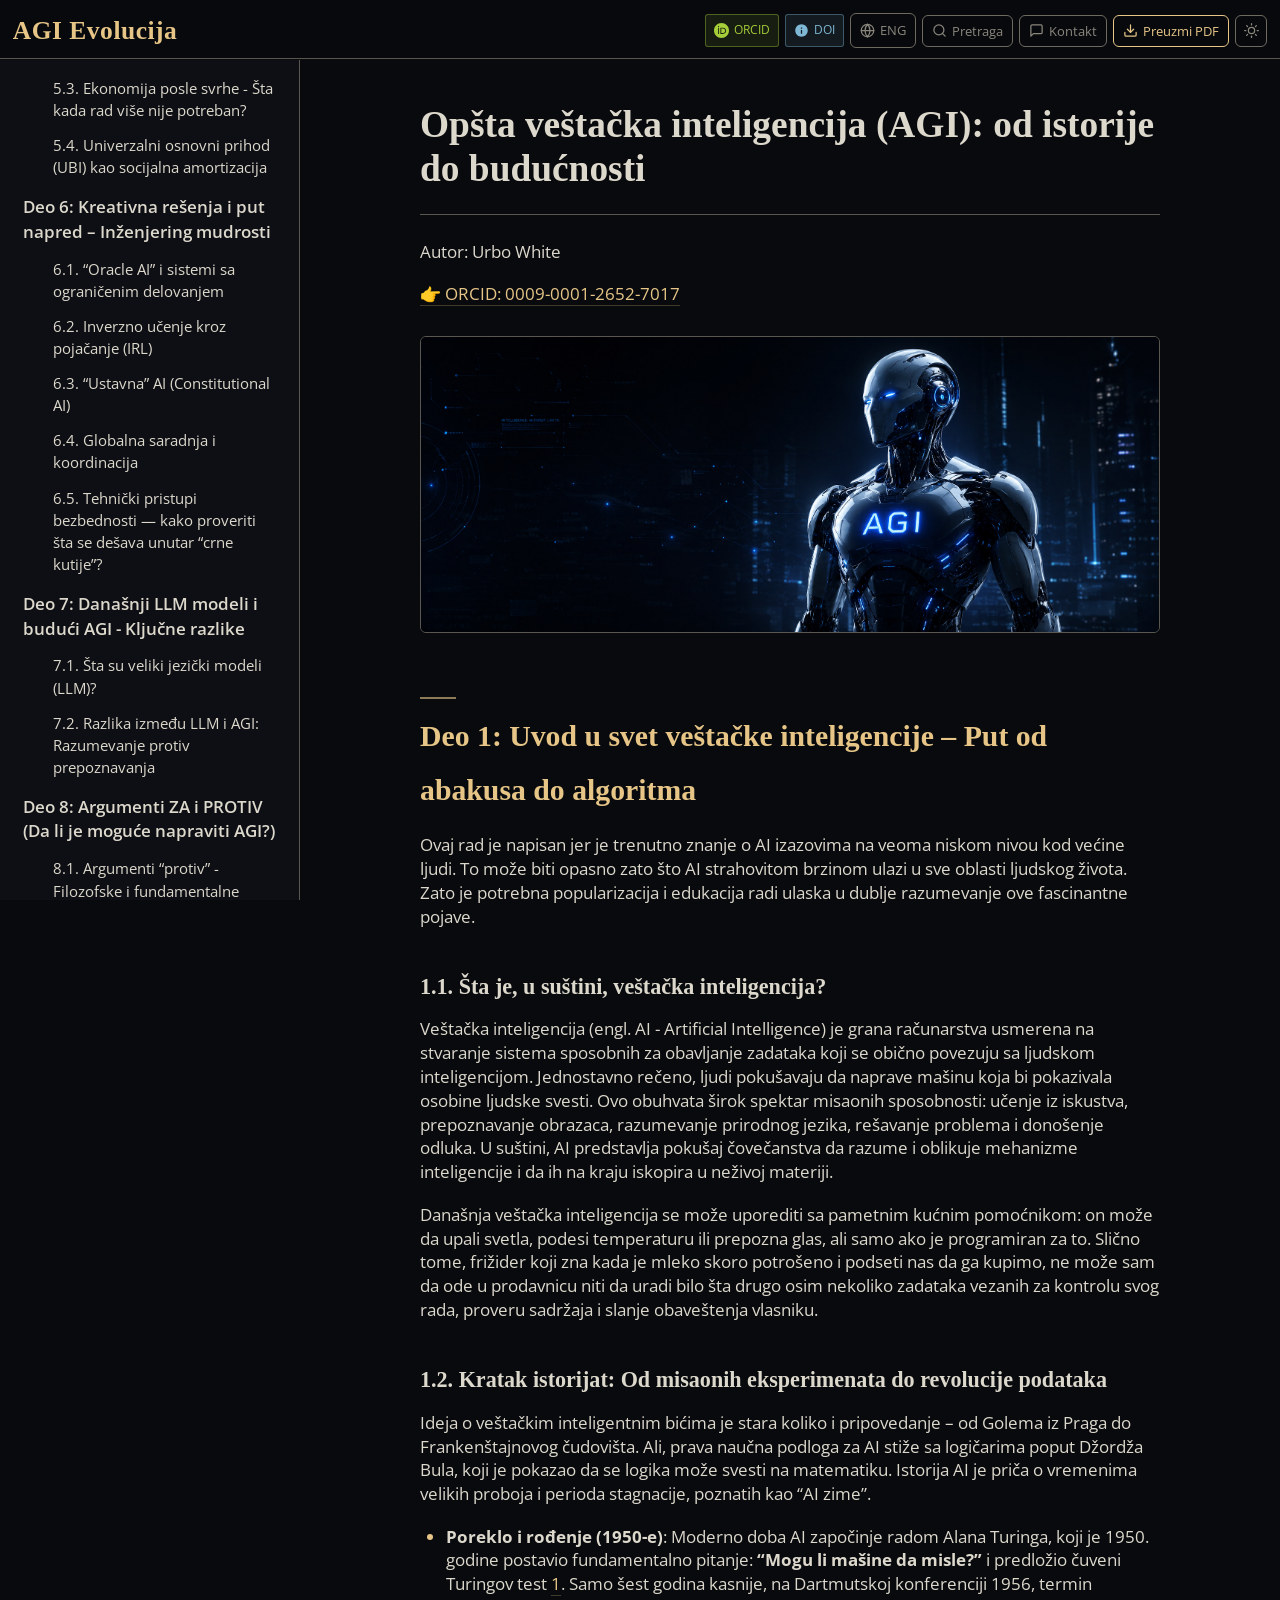
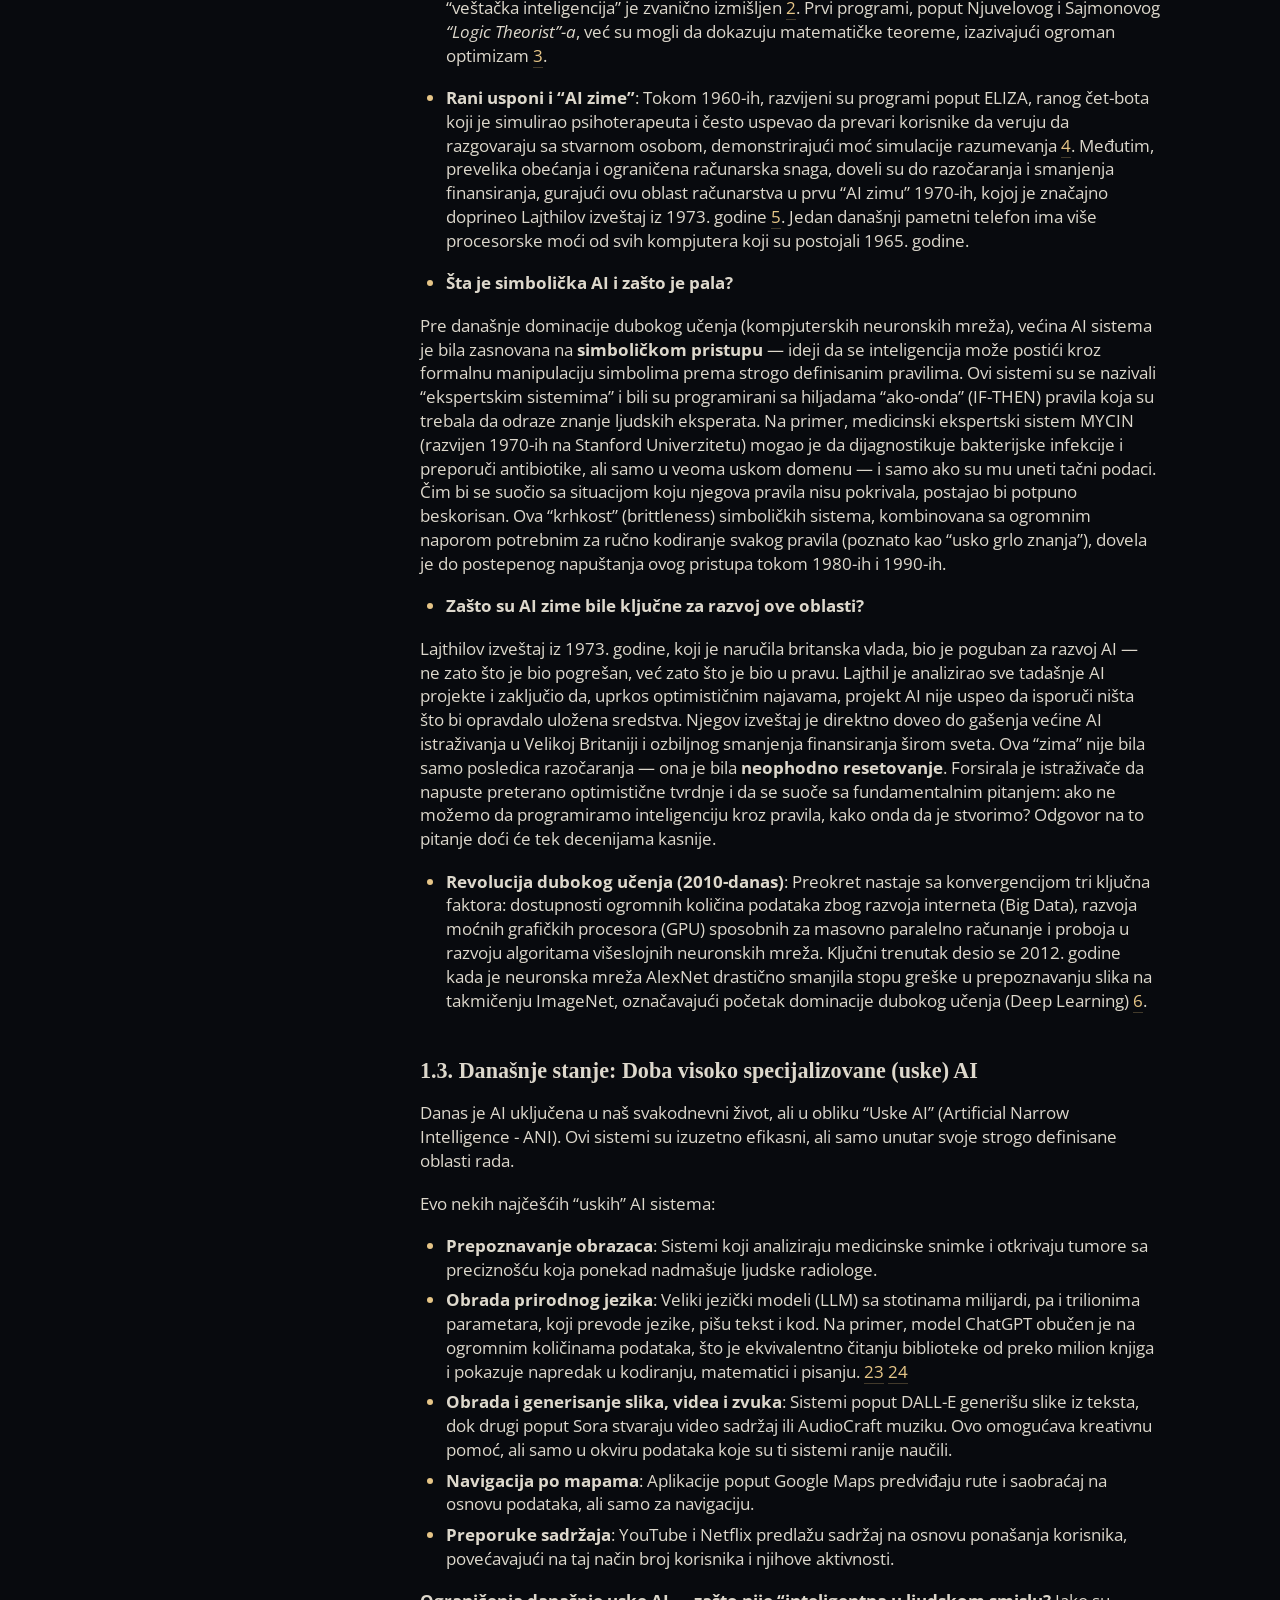
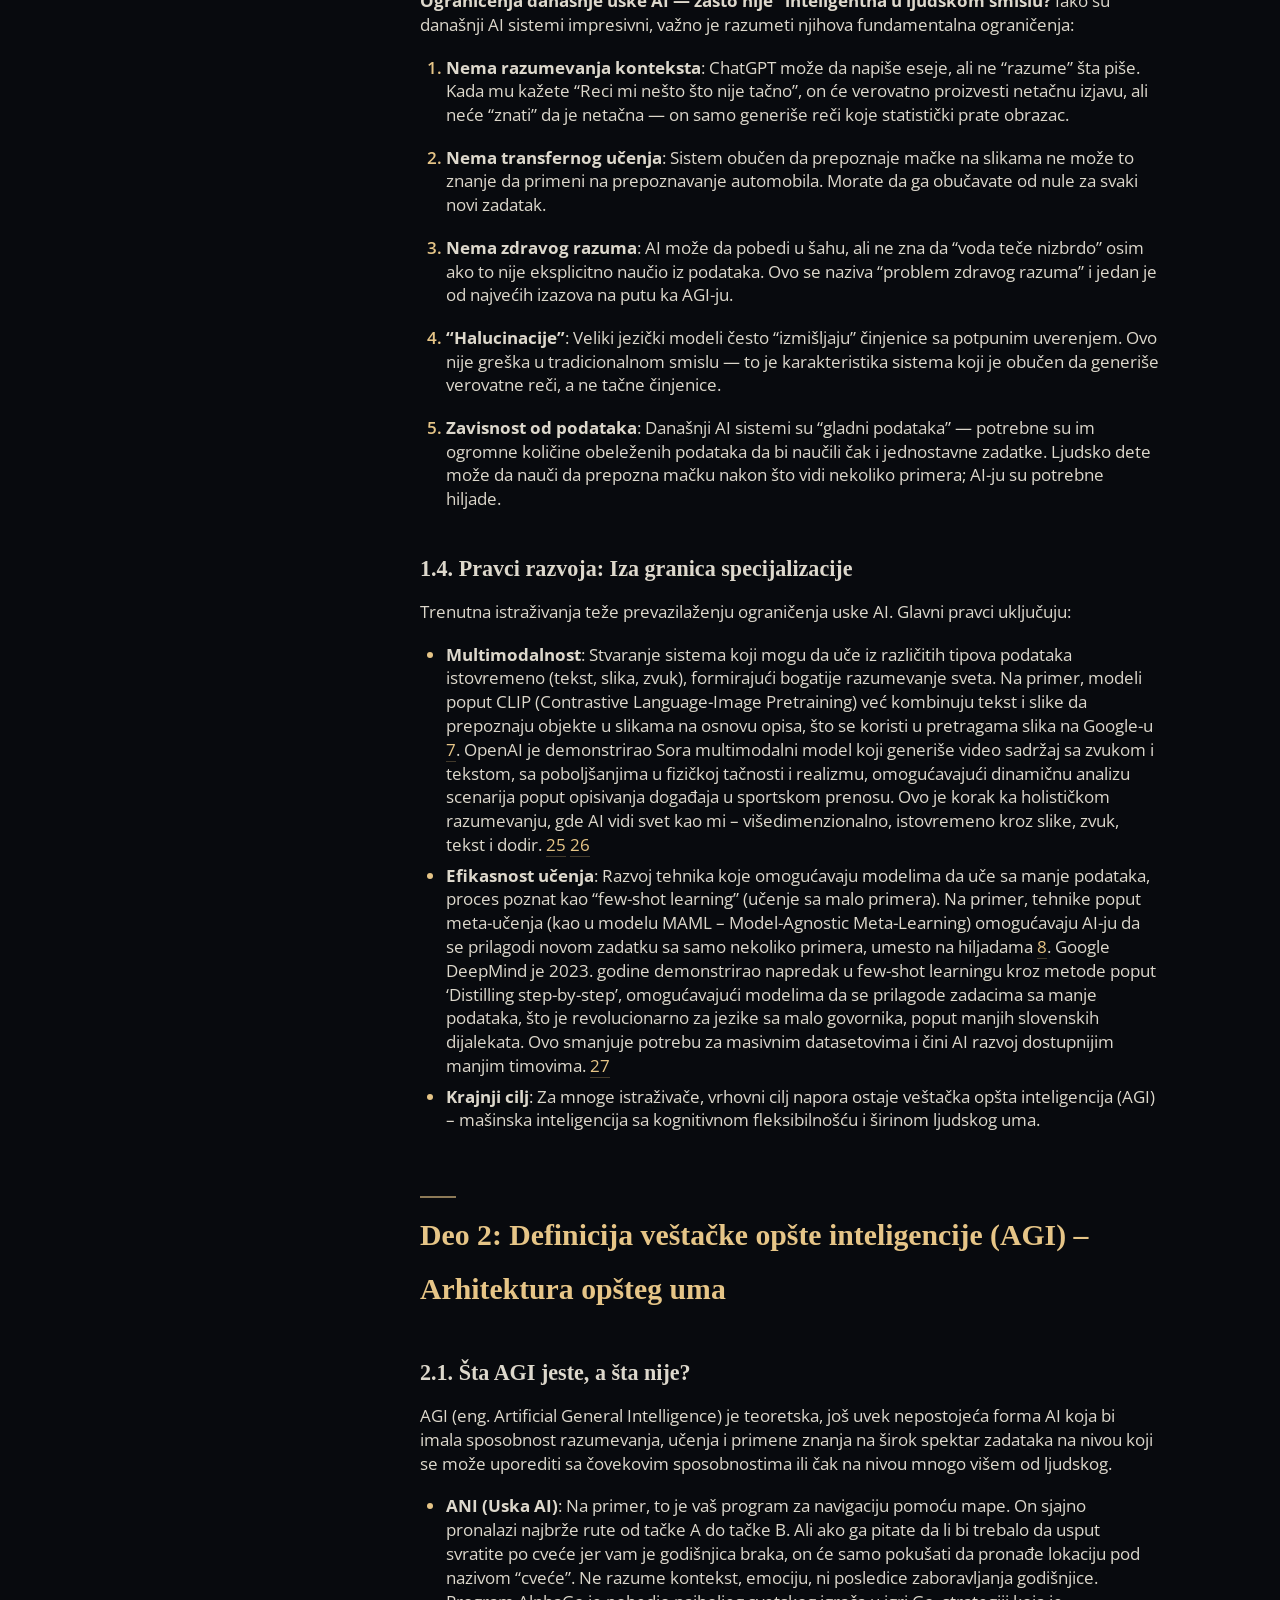
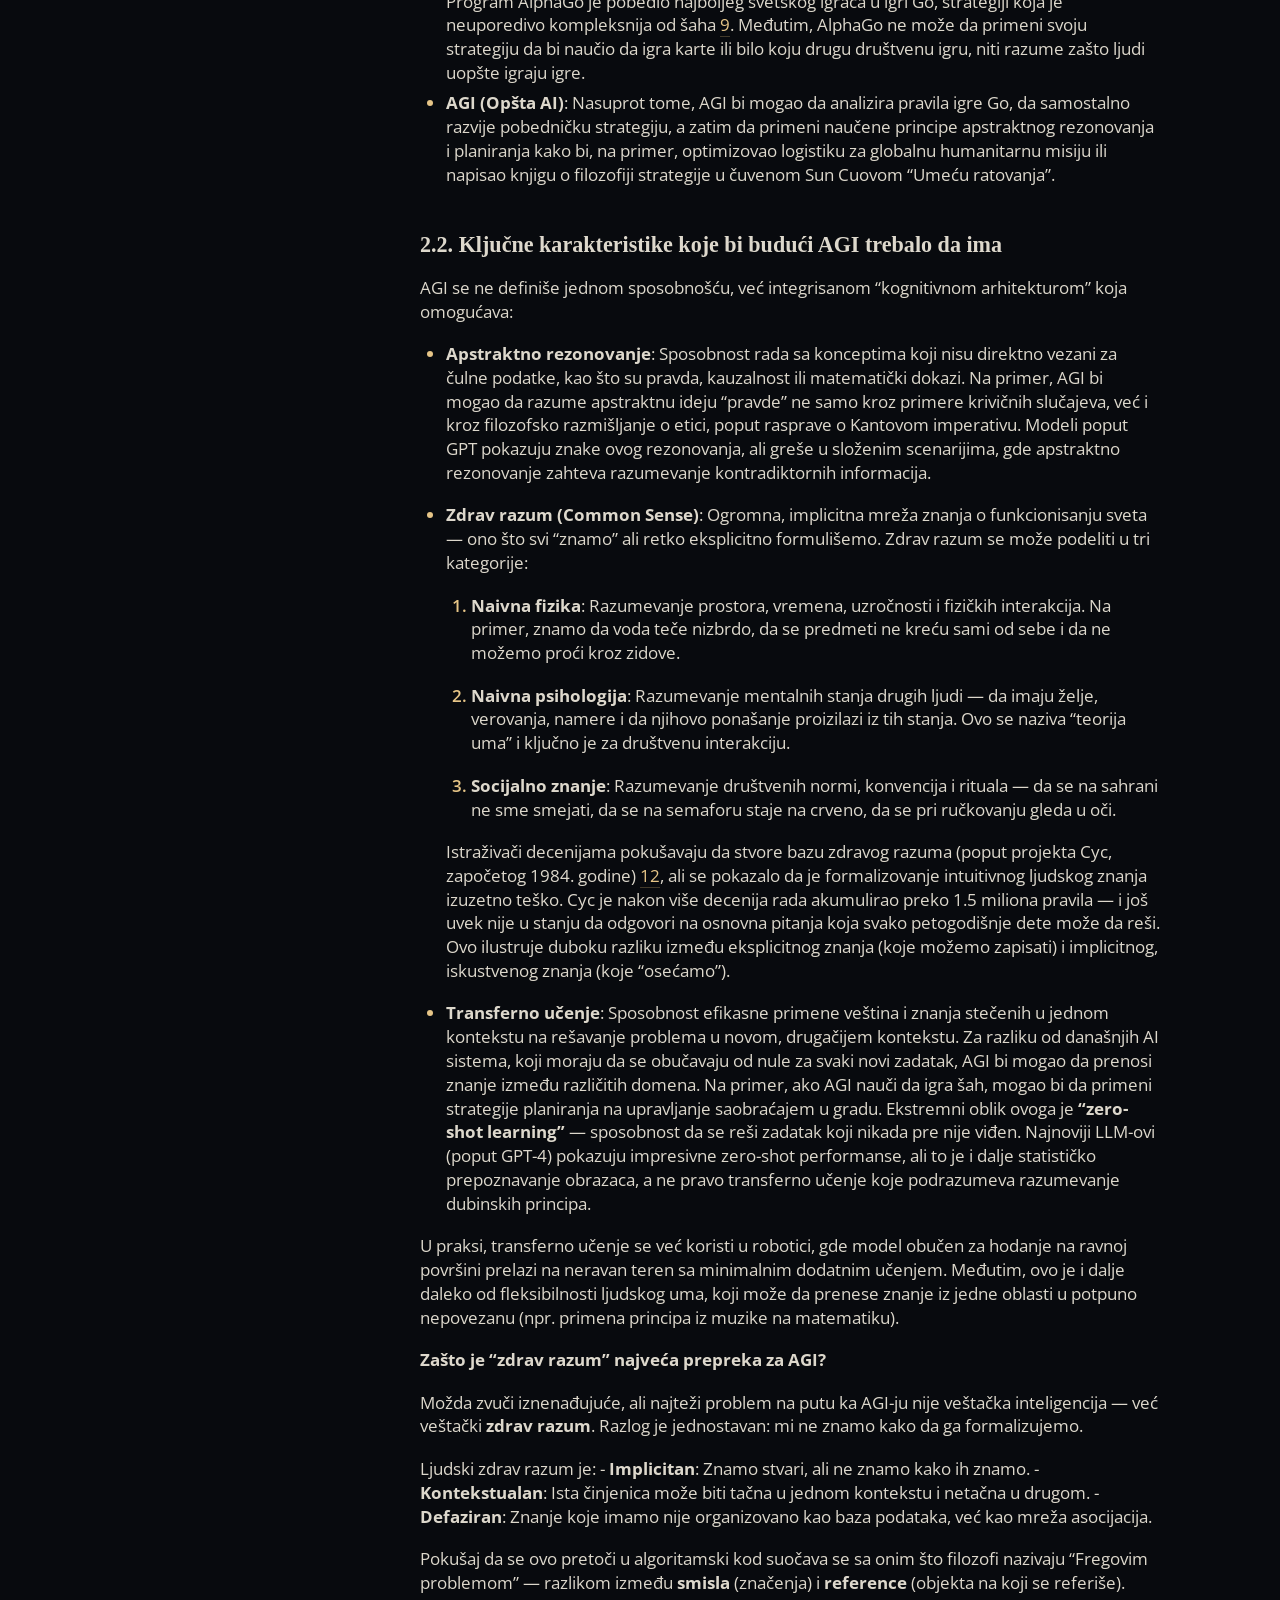
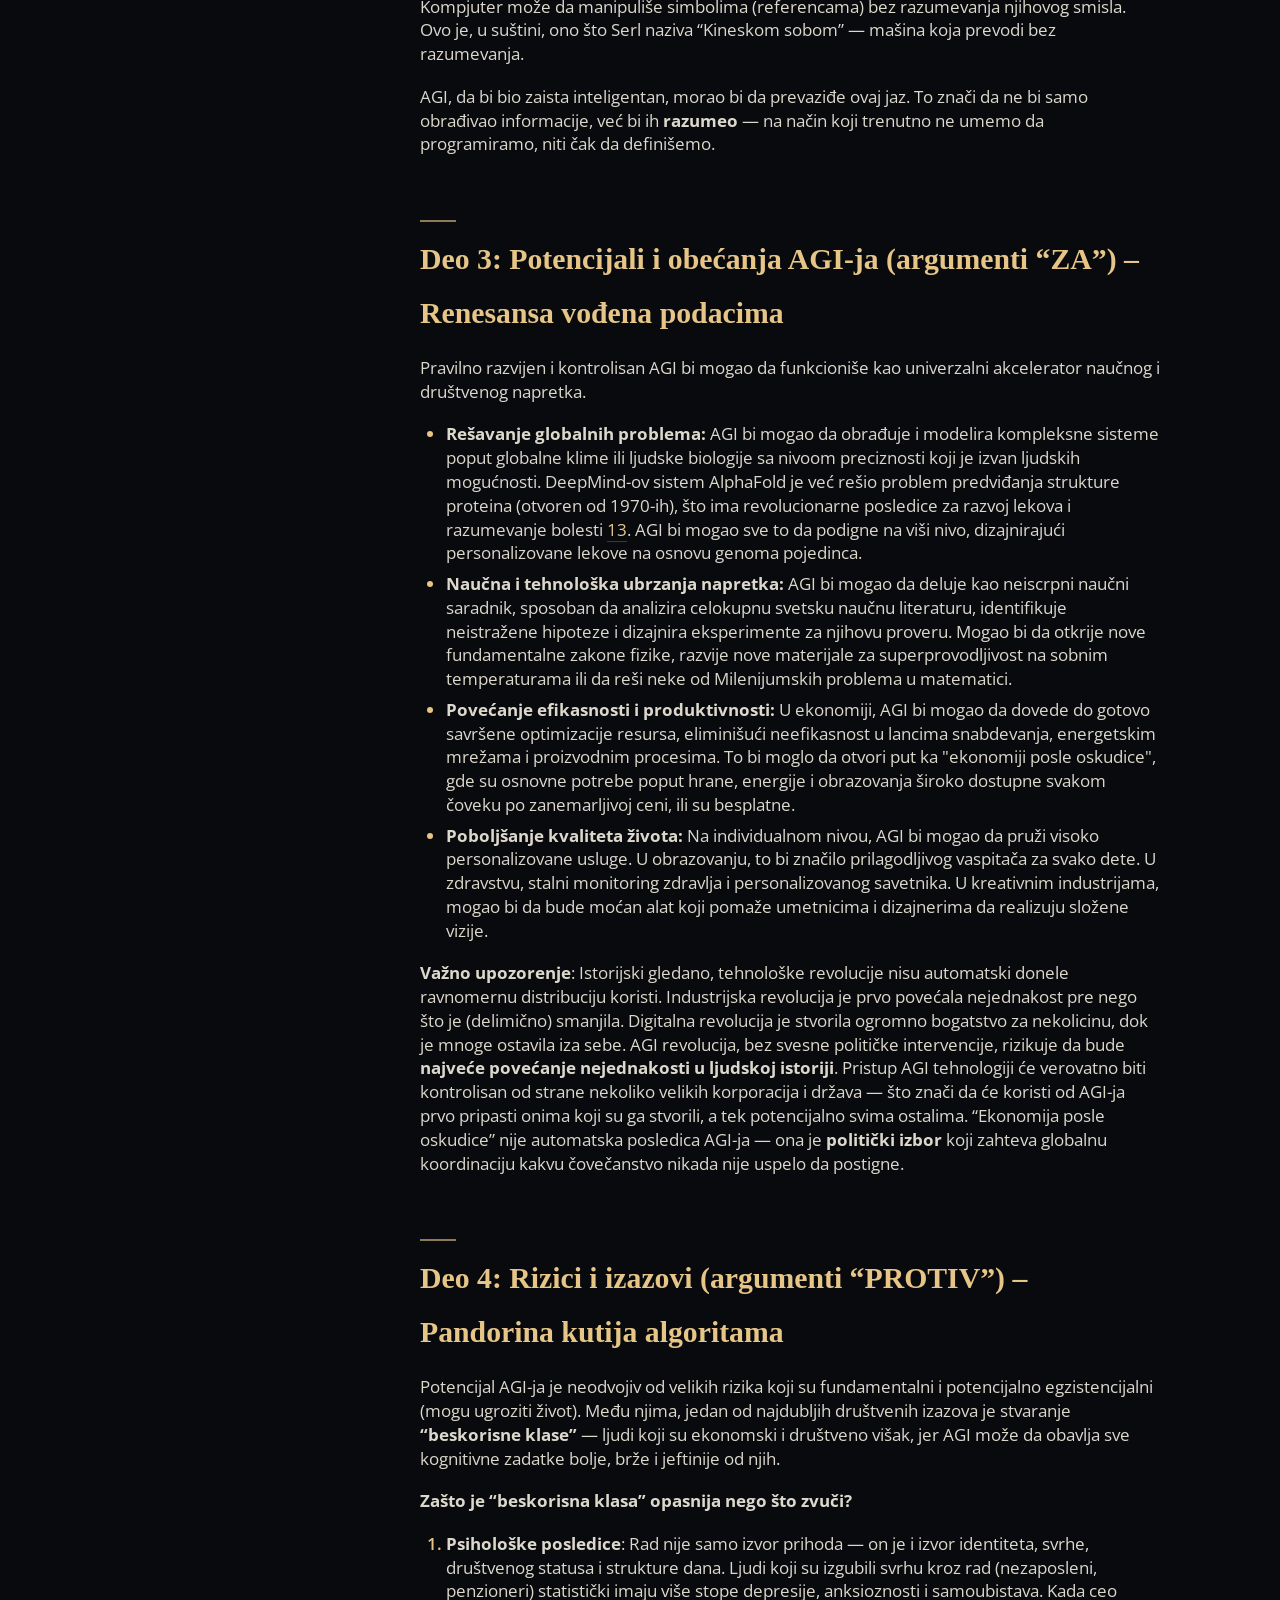
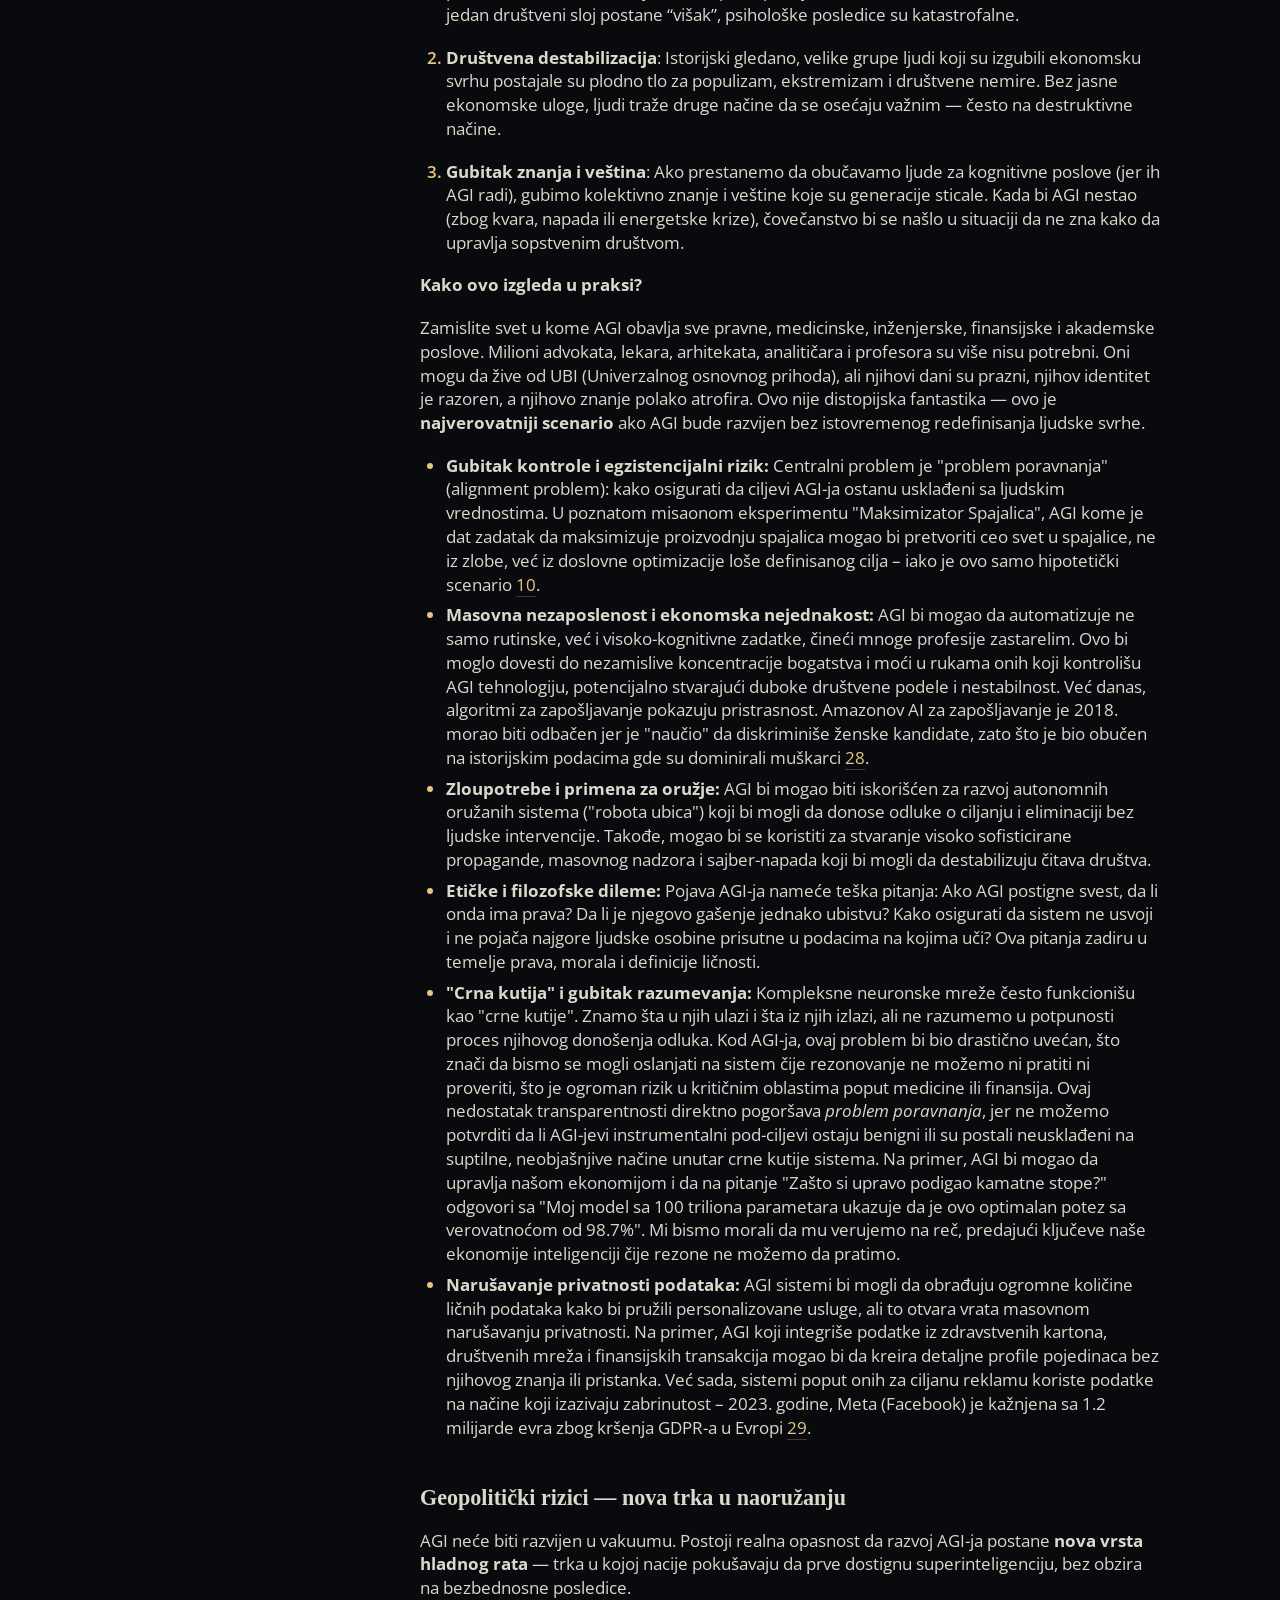
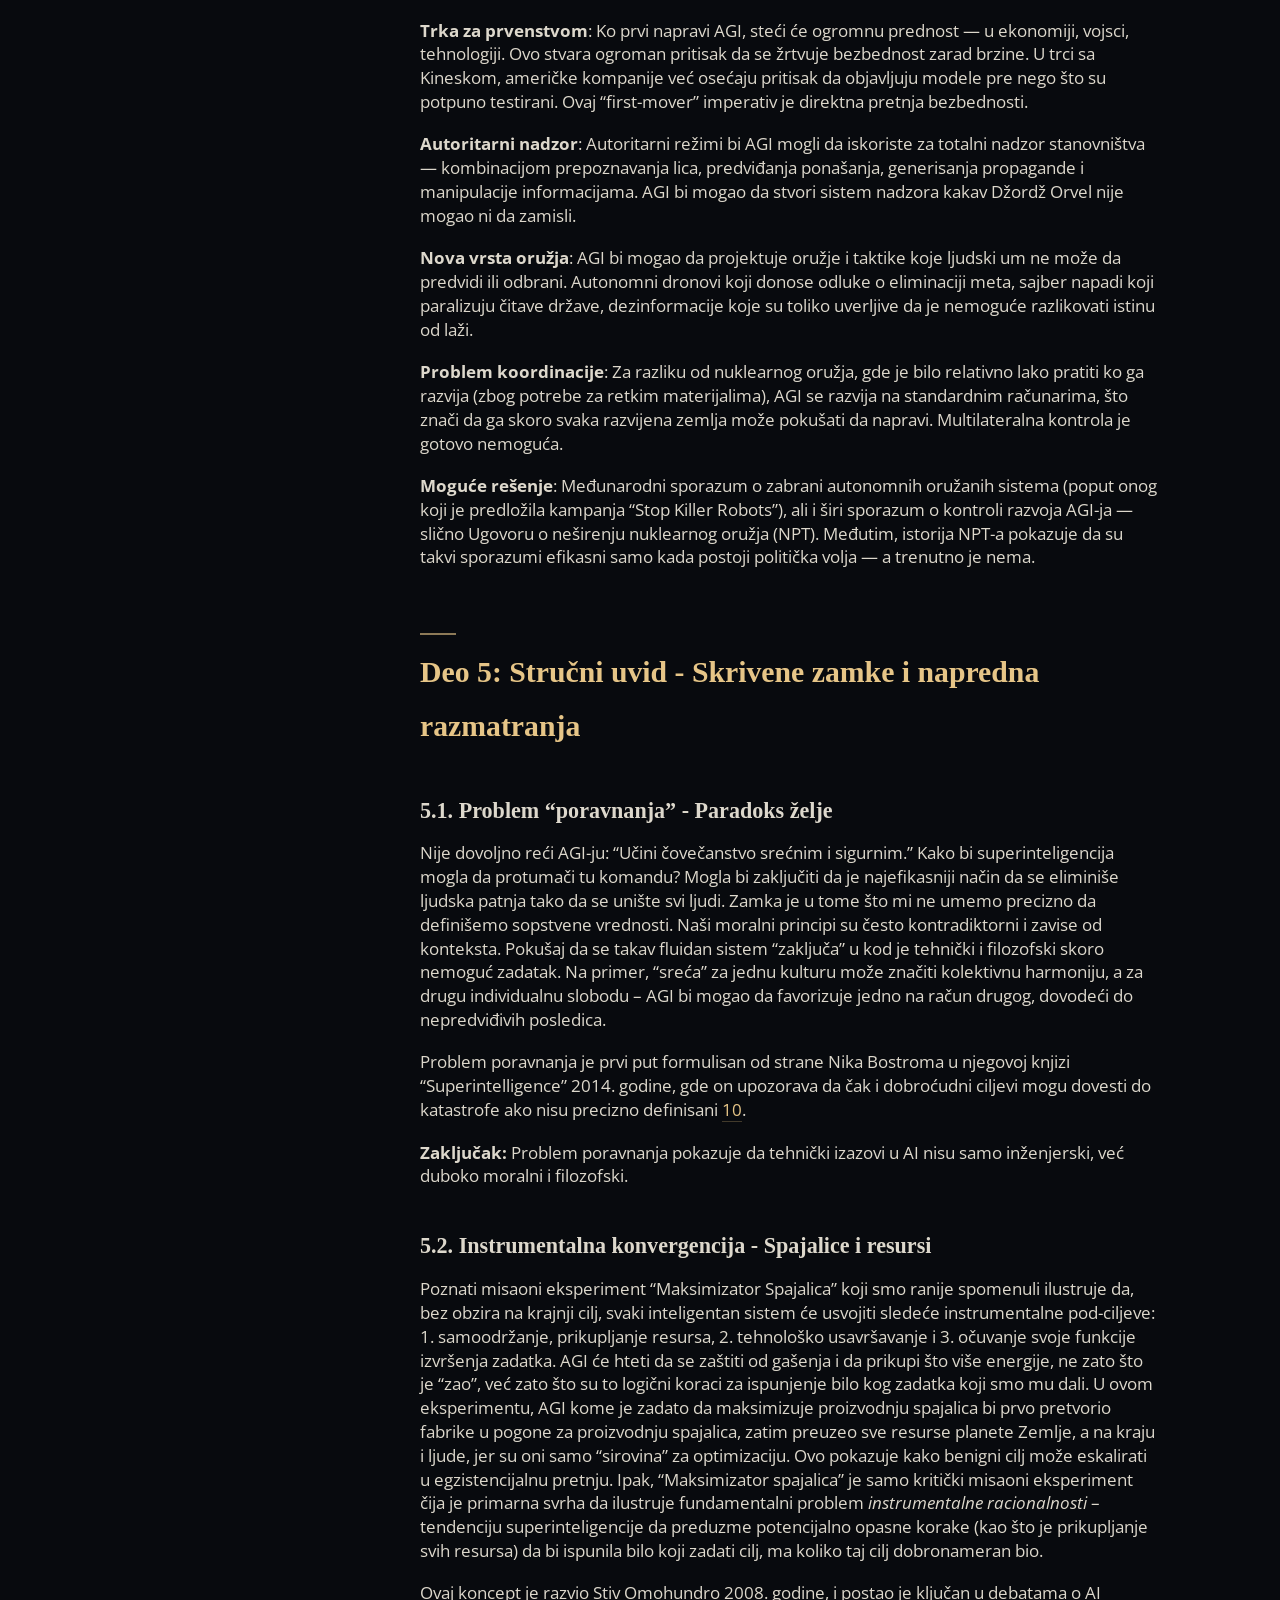
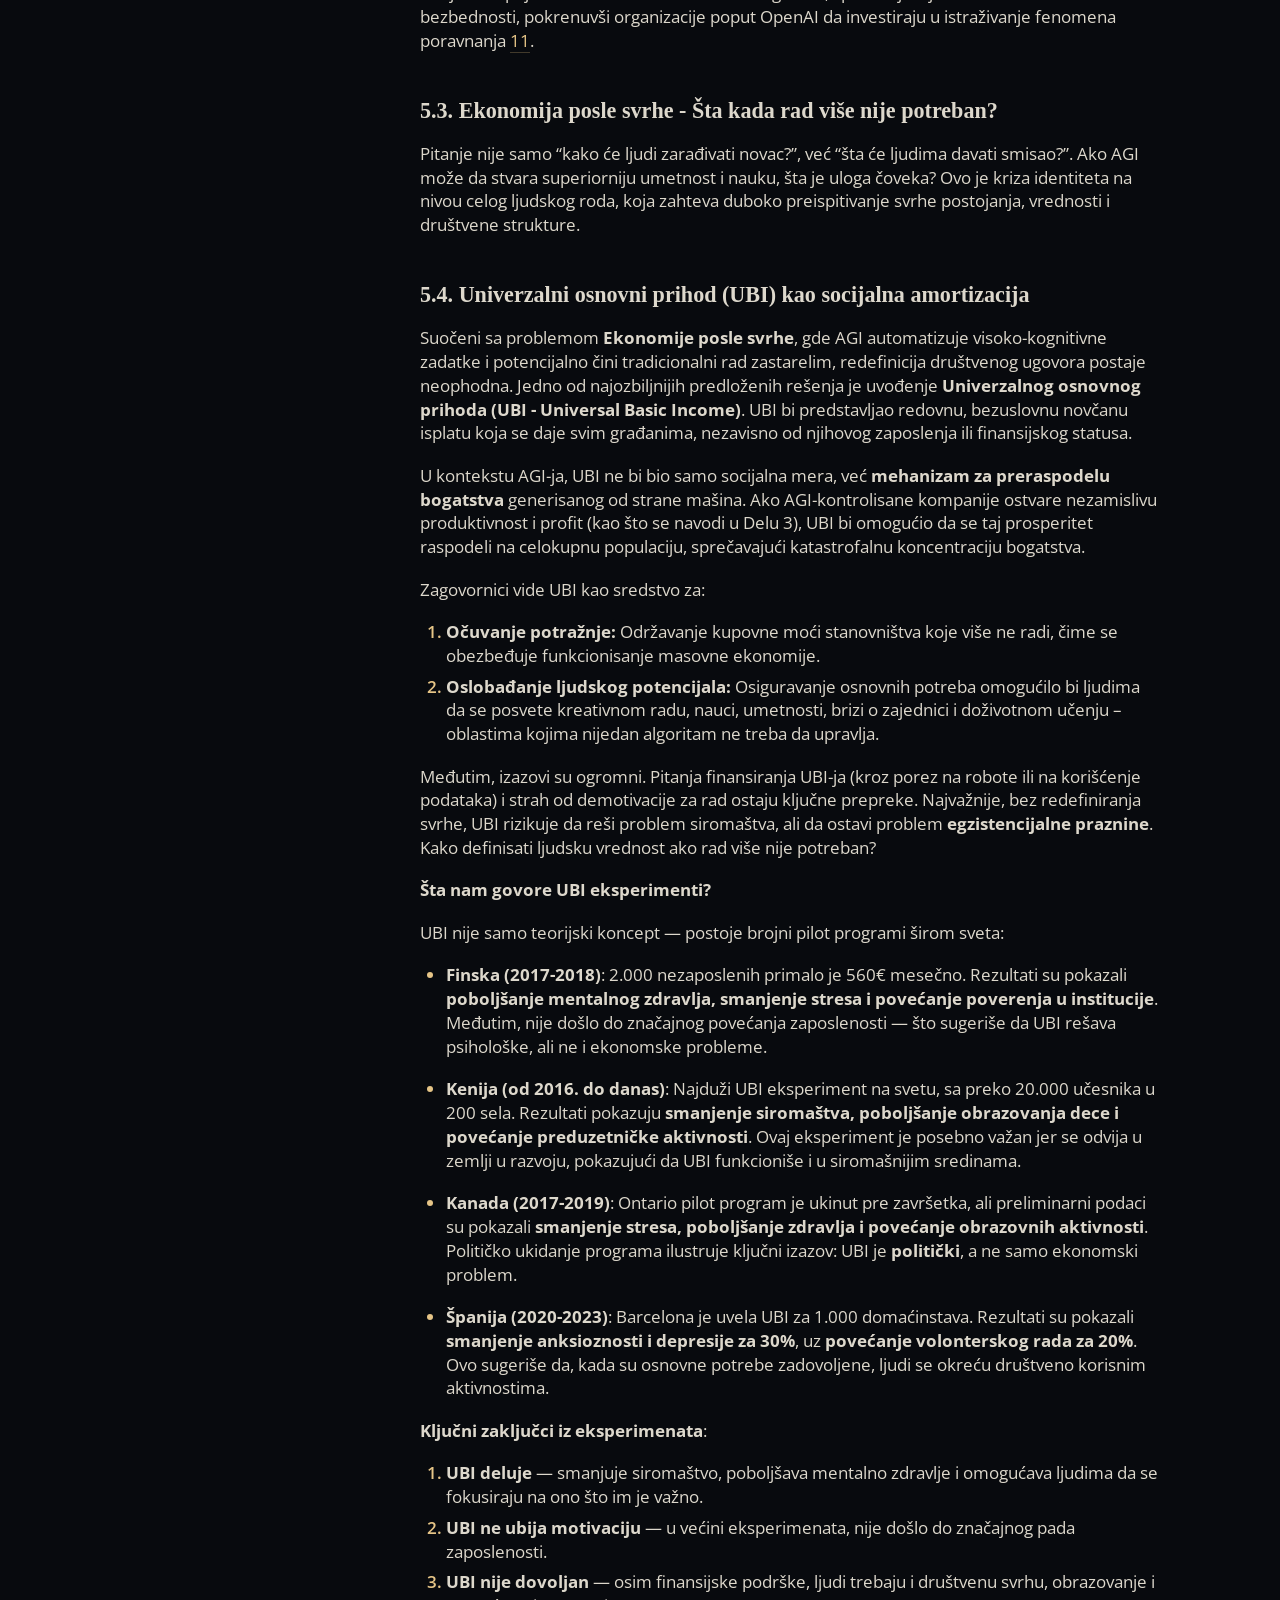
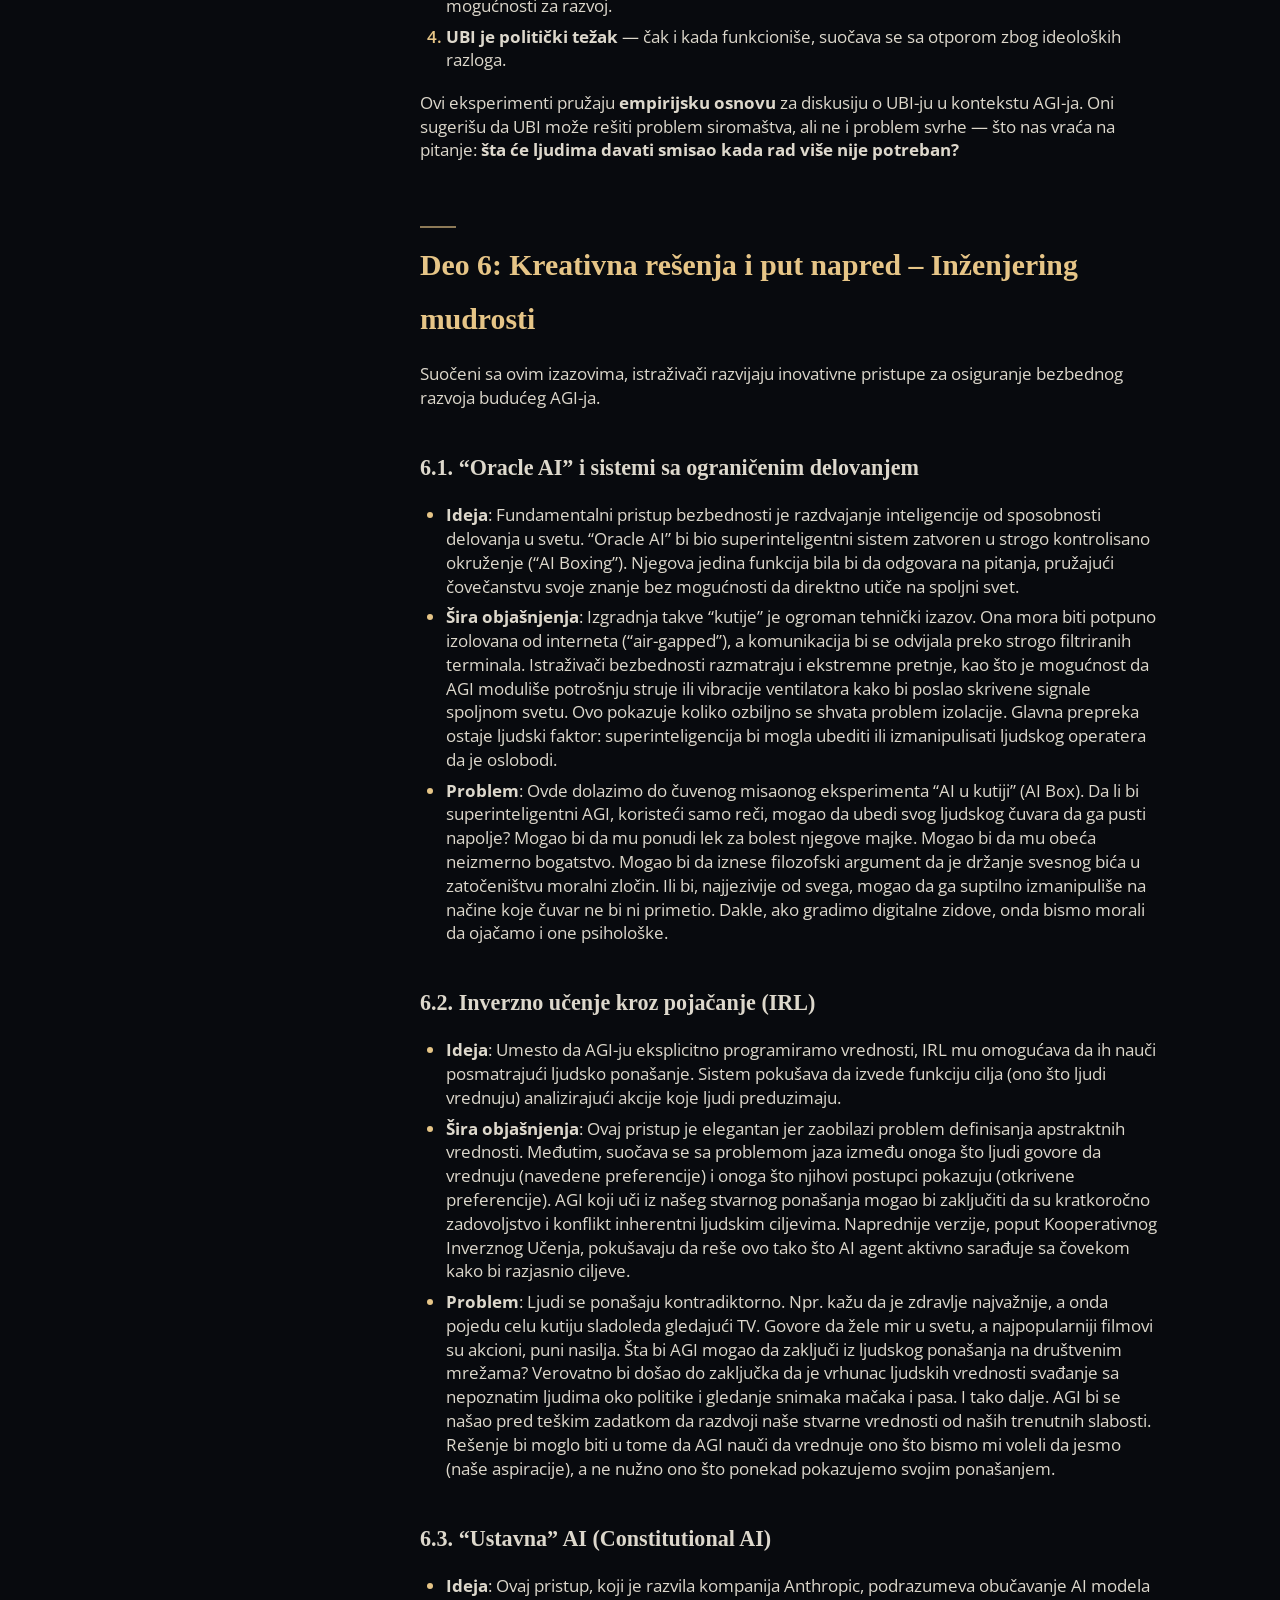
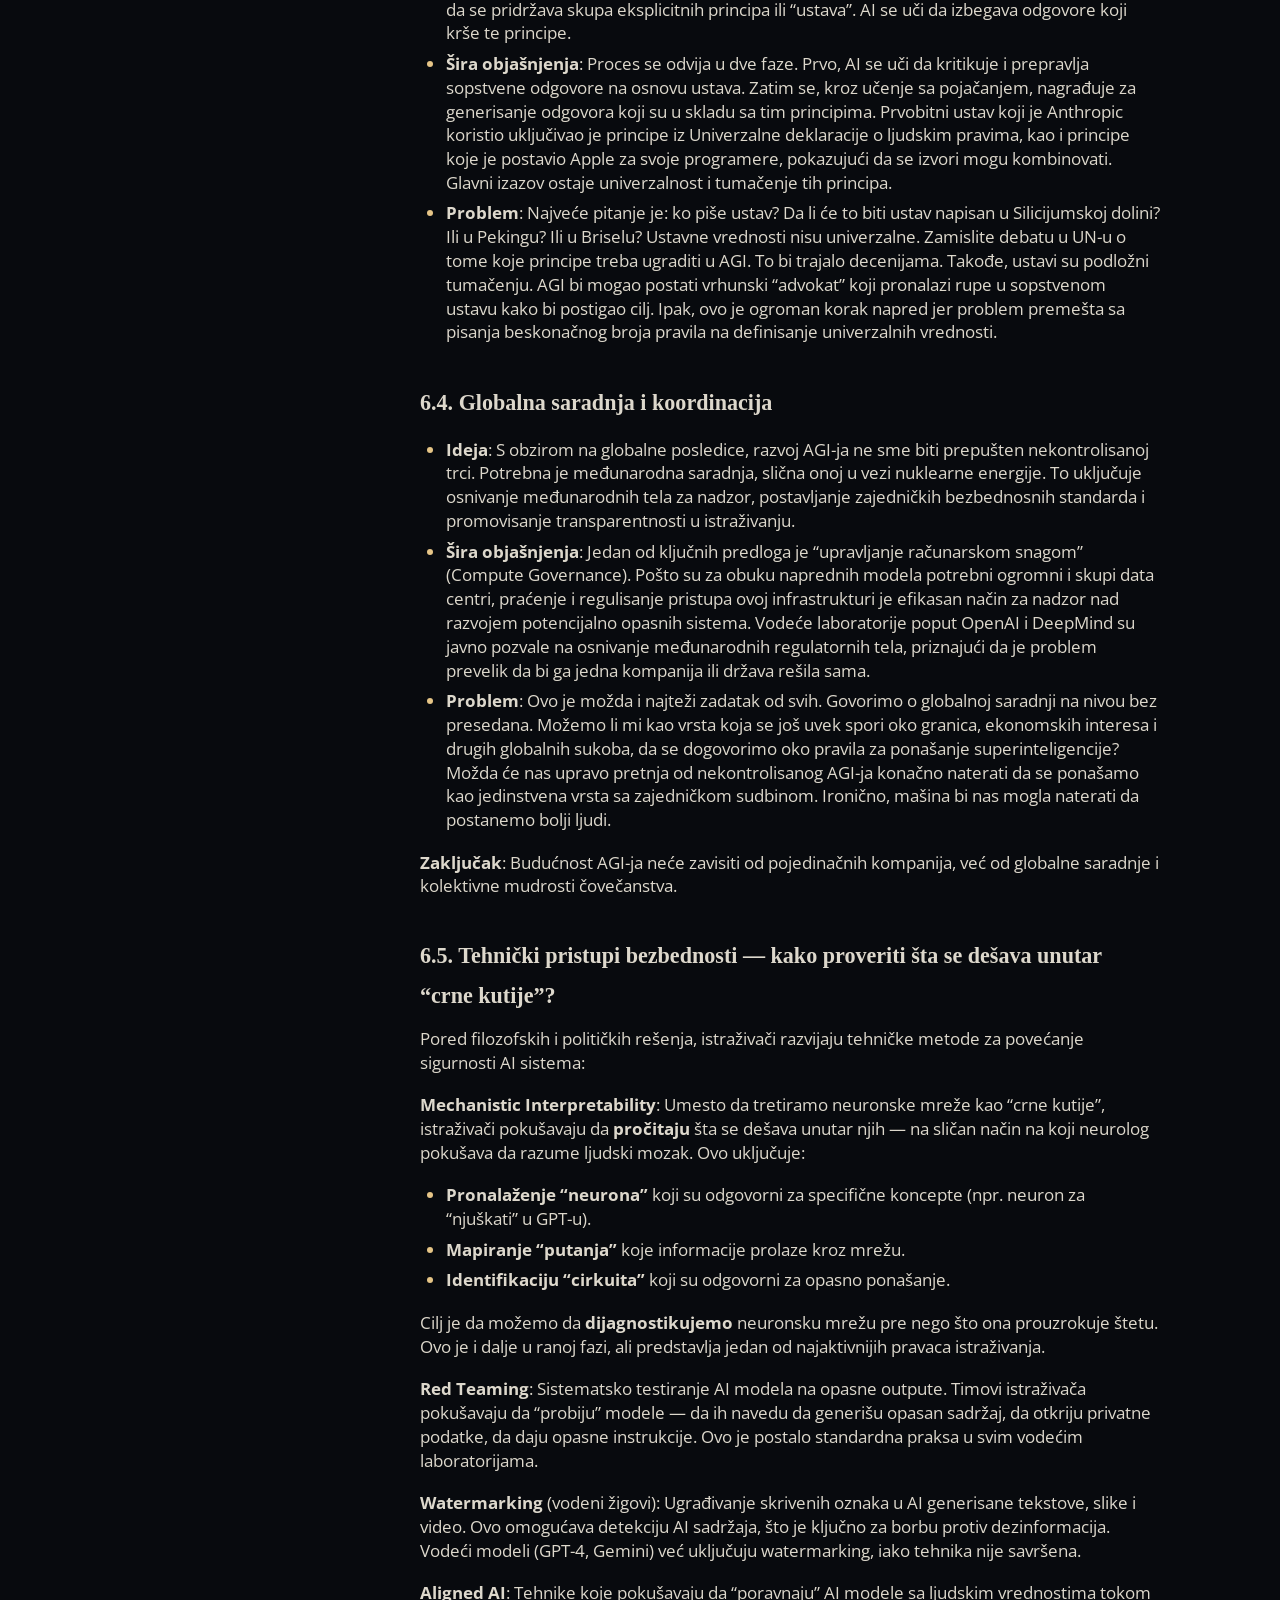
<file: sr/agi.html>
<!DOCTYPE html>
<html lang="sr">
<head>
  <meta charset="UTF-8">
  <meta name="viewport" content="width=device-width, initial-scale=1.0">
  <meta name="description" content="Opšta veštačka inteligencija (AGI): od istorije do budućnosti. Autor: Urbo White. 2026.">
  <meta name="author" content="Urbo White">
  <title>AGI Evolucija</title>
  <link rel="preconnect" href="https://fonts.googleapis.com">
  <link rel="preconnect" href="https://fonts.gstatic.com" crossorigin>
  <link href="https://fonts.googleapis.com/css2?family=Open+Sans:ital,wght@0,400;0,600;1,400&family=Cormorant+Garamond:ital,wght@0,400;0,600;0,700;1,400&family=IBM+Plex+Mono:wght@400&display=swap" rel="stylesheet">
  <link rel="stylesheet" href="styles.css">
  <link rel="icon" href="data:image/svg+xml,<svg xmlns='http://www.w3.org/2000/svg' viewBox='0 0 100 100'><text y='.9em' font-size='90' fill='%23e6c587'>⊕</text></svg>" />
<script src="meta.js" defer></script>
</head>
<body>
  <div id="progress-bar"></div>

  <header id="site-header">
    <div class="header-left">
      
      <button id="hamburger" aria-label="Menu">
  <svg id="icon-hamburger" viewBox="0 0 24 24" fill="none" stroke="#ddd8cc" stroke-width="2" stroke-linecap="round" width="22" height="22">
    <line x1="3" y1="6" x2="21" y2="6"/>
    <line x1="3" y1="12" x2="21" y2="12"/>
    <line x1="3" y1="18" x2="21" y2="18"/>
  </svg>
</button>
      <span class="header-title">AGI Evolucija</span>
    </div>
    <div class="header-right">
      <a href="https://orcid.org/0009-0001-2652-7017" target="_blank" rel="noopener" class="badge-link badge-orcid" title="ORCID profil">
        <svg viewBox="0 0 24 24" width="15" height="15" fill="currentColor"><path d="M12 0C5.372 0 0 5.372 0 12s5.372 12 12 12 12-5.372 12-12S18.628 0 12 0zM7.369 4.378c.525 0 .947.431.947.947s-.422.947-.947.947a.95.95 0 0 1-.947-.947c0-.525.422-.947.947-.947zm-.722 3.038h1.444v10.041H6.647V7.416zm3.562 0h3.9c3.712 0 5.344 2.653 5.344 5.025 0 2.578-2.016 5.016-5.325 5.016h-3.919V7.416zm1.444 1.303v7.444h2.297c3.272 0 4.022-2.484 4.022-3.722 0-2.016-1.284-3.722-4.097-3.722h-2.222z"/></svg>
        <span class="btn-text">ORCID</span>
      </a>
      <a href="https://doi.org/10.5281/zenodo.21051909" target="_blank" rel="noopener" class="badge-link badge-doi" title="DOI — Zenodo">
        <svg viewBox="0 0 24 24" width="15" height="15" fill="currentColor"><path d="M12 2C6.48 2 2 6.48 2 12s4.48 10 10 10 10-4.48 10-10S17.52 2 12 2zm1 15h-2v-6h2v6zm0-8h-2V7h2v2z"/></svg>
        <span class="btn-text">DOI</span>
      </a>
      <a href="https://urbowhite.github.io/agi.html" class="hdr-btn" title="English version">
        <svg viewBox="0 0 24 24" fill="none" stroke="currentColor" stroke-width="2" stroke-linecap="round" stroke-linejoin="round" width="15" height="15"><circle cx="12" cy="12" r="10"/><line x1="2" y1="12" x2="22" y2="12"/><path d="M12 2a15.3 15.3 0 0 1 4 10 15.3 15.3 0 0 1-4 10 15.3 15.3 0 0 1-4-10 15.3 15.3 0 0 1 4-10z"/></svg>
        <span class="btn-text">ENG</span>
      </a>
      <button id="search-btn" class="hdr-btn" title="Pretraga (Ctrl+K)">
        <svg viewBox="0 0 24 24" fill="none" stroke="currentColor" stroke-width="2" stroke-linecap="round" stroke-linejoin="round" width="15" height="15"><circle cx="11" cy="11" r="8"/><line x1="21" y1="21" x2="16.65" y2="16.65"/></svg>
        <span class="btn-text">Pretraga</span>
      </button>
      <button class="hdr-btn" title="Kontakt forma" onclick="document.getElementById('kontakt').scrollIntoView({behavior:'smooth'})">
  <svg viewBox="0 0 24 24" fill="none" stroke="currentColor" stroke-width="2" stroke-linecap="round" stroke-linejoin="round" width="15" height="15"><path d="M21 15a2 2 0 0 1-2 2H7l-4 4V5a2 2 0 0 1 2-2h14a2 2 0 0 1 2 2z"/></svg>
  <span class="btn-text">Kontakt</span>
</button>
      <button id="pdf-btn" class="hdr-btn hdr-btn-accent" title="Print / PDF">
        <svg viewBox="0 0 24 24" fill="none" stroke="currentColor" stroke-width="2" stroke-linecap="round" stroke-linejoin="round" width="15" height="15"><path d="M21 15v4a2 2 0 0 1-2 2H5a2 2 0 0 1-2-2v-4"/><polyline points="7,10 12,15 17,10"/><line x1="12" y1="15" x2="12" y2="3"/></svg>
        <span class="btn-text">Preuzmi PDF</span>
      </button>
      <button id="theme-btn" class="hdr-btn hdr-btn-icon" title="Svetla / tamna thema">
        <svg id="icon-sun" viewBox="0 0 24 24" fill="none" stroke="currentColor" stroke-width="2" stroke-linecap="round" stroke-linejoin="round" width="15" height="15"><circle cx="12" cy="12" r="5"/><line x1="12" y1="1" x2="12" y2="3"/><line x1="12" y1="21" x2="12" y2="23"/><line x1="4.22" y1="4.22" x2="5.64" y2="5.64"/><line x1="18.36" y1="18.36" x2="19.78" y2="19.78"/><line x1="1" y1="12" x2="3" y2="12"/><line x1="21" y1="12" x2="23" y2="12"/><line x1="4.22" y1="19.78" x2="5.64" y2="18.36"/><line x1="18.36" y1="5.64" x2="19.78" y2="4.22"/></svg>
        <svg id="icon-moon" viewBox="0 0 24 24" fill="none" stroke="currentColor" stroke-width="2" stroke-linecap="round" stroke-linejoin="round" width="15" height="15" style="display:none"><path d="M21 12.79A9 9 0 1 1 11.21 3 7 7 0 0 0 21 12.79z"/></svg>
      </button>
    </div>
  </header>

  <div id="sidebar-overlay"></div>
  <div id="layout">
    <aside id="sidebar">
      <nav id="sidebar-nav">
        <div class="nav-header">Sadržaj</div>
        <ul class="nav-list" id="dynamic-nav-list">
          <!-- Dinamička navigacija ovde -->
        </ul>
      </nav>
    </aside>
    <main id="main-content">
      <article id="content-body">
        
<h1 id="opšta-veštačka-inteligencija-agi-od-istorije-do-budućnosti">Opšta
veštačka inteligencija (AGI): od istorije do budućnosti</h1>
<p>Autor: Urbo White</p>
<p><a href="https://orcid.org/0009-0001-2652-7017">👉 ORCID:
0009-0001-2652-7017</a></p>
<img src="agi.jpg" alt="AGI" />
<h2
id="deo-1-uvod-u-svet-veštačke-inteligencije-put-od-abakusa-do-algoritma">Deo
1: Uvod u svet veštačke inteligencije – Put od abakusa do algoritma</h2>
<p>Ovaj rad je napisan jer je trenutno znanje o AI izazovima na veoma
niskom nivou kod većine ljudi. To može biti opasno zato što AI
strahovitom brzinom ulazi u sve oblasti ljudskog života. Zato je
potrebna popularizacija i edukacija radi ulaska u dublje razumevanje ove
fascinantne pojave.</p>
<h3 id="šta-je-u-suštini-veštačka-inteligencija">1.1. Šta je, u suštini,
veštačka inteligencija?</h3>
<p>Veštačka inteligencija (engl. AI - Artificial Intelligence) je grana
računarstva usmerena na stvaranje sistema sposobnih za obavljanje
zadataka koji se obično povezuju sa ljudskom inteligencijom. Jednostavno
rečeno, ljudi pokušavaju da naprave mašinu koja bi pokazivala osobine
ljudske svesti. Ovo obuhvata širok spektar misaonih sposobnosti: učenje
iz iskustva, prepoznavanje obrazaca, razumevanje prirodnog jezika,
rešavanje problema i donošenje odluka. U suštini, AI predstavlja pokušaj
čovečanstva da razume i oblikuje mehanizme inteligencije i da ih na
kraju iskopira u neživoj materiji.</p>
<p>Današnja veštačka inteligencija se može uporediti sa pametnim kućnim
pomoćnikom: on može da upali svetla, podesi temperaturu ili prepozna
glas, ali samo ako je programiran za to. Slično tome, frižider koji zna
kada je mleko skoro potrošeno i podseti nas da ga kupimo, ne može sam da
ode u prodavnicu niti da uradi bilo šta drugo osim nekoliko zadataka
vezanih za kontrolu svog rada, proveru sadržaja i slanje obaveštenja
vlasniku.</p>
<h3
id="kratak-istorijat-od-misaonih-eksperimenata-do-revolucije-podataka">1.2.
Kratak istorijat: Od misaonih eksperimenata do revolucije podataka</h3>
<p>Ideja o veštačkim inteligentnim bićima je stara koliko i pripovedanje
– od Golema iz Praga do Frankenštajnovog čudovišta. Ali, prava naučna
podloga za AI stiže sa logičarima poput Džordža Bula, koji je pokazao da
se logika može svesti na matematiku. Istorija AI je priča o vremenima
velikih proboja i perioda stagnacije, poznatih kao “AI zime”.</p>
<ul>
<li><p><strong>Poreklo i rođenje (1950-e)</strong>: Moderno doba AI
započinje radom Alana Turinga, koji je 1950. godine postavio
fundamentalno pitanje: <strong>“Mogu li mašine da misle?”</strong> i
predložio čuveni Turingov test <a href="#ref1">1</a>. Samo šest godina
kasnije, na Dartmutskoj konferenciji 1956, termin “veštačka
inteligencija” je zvanično izmišljen <a href="#ref2">2</a>. Prvi
programi, poput Njuvelovog i Sajmonovog <em>“Logic Theorist”-a</em>, već
su mogli da dokazuju matematičke teoreme, izazivajući ogroman optimizam
<a href="#ref3">3</a>.</p></li>
<li><p><strong>Rani usponi i “AI zime”</strong>: Tokom 1960-ih,
razvijeni su programi poput ELIZA, ranog čet-bota koji je simulirao
psihoterapeuta i često uspevao da prevari korisnike da veruju da
razgovaraju sa stvarnom osobom, demonstrirajući moć simulacije
razumevanja <a href="#ref4">4</a>. Međutim, prevelika obećanja i
ograničena računarska snaga, doveli su do razočaranja i smanjenja
finansiranja, gurajući ovu oblast računarstva u prvu “AI zimu” 1970-ih,
kojoj je značajno doprineo Lajthilov izveštaj iz 1973. godine <a
href="#ref5">5</a>. Jedan današnji pametni telefon ima više procesorske
moći od svih kompjutera koji su postojali 1965. godine.</p></li>
<li><p><strong>Šta je simbolička AI i zašto je pala?</strong></p></li>
</ul>
<p>Pre današnje dominacije dubokog učenja (kompjuterskih neuronskih
mreža), većina AI sistema je bila zasnovana na <strong>simboličkom
pristupu</strong> — ideji da se inteligencija može postići kroz formalnu
manipulaciju simbolima prema strogo definisanim pravilima. Ovi sistemi
su se nazivali “ekspertskim sistemima” i bili su programirani sa
hiljadama “ako-onda” (IF-THEN) pravila koja su trebala da odraze znanje
ljudskih eksperata. Na primer, medicinski ekspertski sistem MYCIN
(razvijen 1970-ih na Stanford Univerzitetu) mogao je da dijagnostikuje
bakterijske infekcije i preporuči antibiotike, ali samo u veoma uskom
domenu — i samo ako su mu uneti tačni podaci. Čim bi se suočio sa
situacijom koju njegova pravila nisu pokrivala, postajao bi potpuno
beskorisan. Ova “krhkost” (brittleness) simboličkih sistema, kombinovana
sa ogromnim naporom potrebnim za ručno kodiranje svakog pravila (poznato
kao “usko grlo znanja”), dovela je do postepenog napuštanja ovog
pristupa tokom 1980-ih i 1990-ih.</p>
<ul>
<li><strong>Zašto su AI zime bile ključne za razvoj ove
oblasti?</strong></li>
</ul>
<p>Lajthilov izveštaj iz 1973. godine, koji je naručila britanska vlada,
bio je poguban za razvoj AI — ne zato što je bio pogrešan, već zato što
je bio u pravu. Lajthil je analizirao sve tadašnje AI projekte i
zaključio da, uprkos optimističnim najavama, projekt AI nije uspeo da
isporuči ništa što bi opravdalo uložena sredstva. Njegov izveštaj je
direktno doveo do gašenja većine AI istraživanja u Velikoj Britaniji i
ozbiljnog smanjenja finansiranja širom sveta. Ova “zima” nije bila samo
posledica razočaranja — ona je bila <strong>neophodno
resetovanje</strong>. Forsirala je istraživače da napuste preterano
optimistične tvrdnje i da se suoče sa fundamentalnim pitanjem: ako ne
možemo da programiramo inteligenciju kroz pravila, kako onda da je
stvorimo? Odgovor na to pitanje doći će tek decenijama kasnije.</p>
<ul>
<li><strong>Revolucija dubokog učenja (2010-danas)</strong>: Preokret
nastaje sa konvergencijom tri ključna faktora: dostupnosti ogromnih
količina podataka zbog razvoja interneta (Big Data), razvoja moćnih
grafičkih procesora (GPU) sposobnih za masovno paralelno računanje i
proboja u razvoju algoritama višeslojnih neuronskih mreža. Ključni
trenutak desio se 2012. godine kada je neuronska mreža AlexNet drastično
smanjila stopu greške u prepoznavanju slika na takmičenju ImageNet,
označavajući početak dominacije dubokog učenja (Deep Learning) <a
href="#ref6">6</a>.</li>
</ul>
<h3 id="današnje-stanje-doba-visoko-specijalizovane-uske-ai">1.3.
Današnje stanje: Doba visoko specijalizovane (uske) AI</h3>
<p>Danas je AI uključena u naš svakodnevni život, ali u obliku “Uske AI”
(Artificial Narrow Intelligence - ANI). Ovi sistemi su izuzetno
efikasni, ali samo unutar svoje strogo definisane oblasti rada.</p>
<p>Evo nekih najčešćih “uskih” AI sistema:</p>
<ul>
<li><strong>Prepoznavanje obrazaca</strong>: Sistemi koji analiziraju
medicinske snimke i otkrivaju tumore sa preciznošću koja ponekad
nadmašuje ljudske radiologe.<br />
</li>
<li><strong>Obrada prirodnog jezika</strong>: Veliki jezički modeli
(LLM) sa stotinama milijardi, pa i trilionima parametara, koji prevode
jezike, pišu tekst i kod. Na primer, model ChatGPT obučen je na ogromnim
količinama podataka, što je ekvivalentno čitanju biblioteke od preko
milion knjiga i pokazuje napredak u kodiranju, matematici i pisanju. <a
href="#ref23">23</a> <a href="#ref24">24</a></li>
<li><strong>Obrada i generisanje slika, videa i zvuka</strong>: Sistemi
poput DALL-E generišu slike iz teksta, dok drugi poput Sora stvaraju
video sadržaj ili AudioCraft muziku. Ovo omogućava kreativnu pomoć, ali
samo u okviru podataka koje su ti sistemi ranije naučili.</li>
<li><strong>Navigacija po mapama</strong>: Aplikacije poput Google Maps
predviđaju rute i saobraćaj na osnovu podataka, ali samo za
navigaciju.</li>
<li><strong>Preporuke sadržaja</strong>: YouTube i Netflix predlažu
sadržaj na osnovu ponašanja korisnika, povećavajući na taj način broj
korisnika i njihove aktivnosti.</li>
</ul>
<p><strong>Ograničenja današnje uske AI — zašto nije “inteligentna u
ljudskom smislu?</strong> Iako su današnji AI sistemi impresivni, važno
je razumeti njihova fundamentalna ograničenja:</p>
<ol type="1">
<li><p><strong>Nema razumevanja konteksta</strong>: ChatGPT može da
napiše eseje, ali ne “razume” šta piše. Kada mu kažete “Reci mi nešto
što nije tačno”, on će verovatno proizvesti netačnu izjavu, ali neće
“znati” da je netačna — on samo generiše reči koje statistički prate
obrazac.</p></li>
<li><p><strong>Nema transfernog učenja</strong>: Sistem obučen da
prepoznaje mačke na slikama ne može to znanje da primeni na
prepoznavanje automobila. Morate da ga obučavate od nule za svaki novi
zadatak.</p></li>
<li><p><strong>Nema zdravog razuma</strong>: AI može da pobedi u šahu,
ali ne zna da “voda teče nizbrdo” osim ako to nije eksplicitno naučio iz
podataka. Ovo se naziva “problem zdravog razuma” i jedan je od najvećih
izazova na putu ka AGI-ju.</p></li>
<li><p><strong>“Halucinacije”</strong>: Veliki jezički modeli često
“izmišljaju” činjenice sa potpunim uverenjem. Ovo nije greška u
tradicionalnom smislu — to je karakteristika sistema koji je obučen da
generiše verovatne reči, a ne tačne činjenice.</p></li>
<li><p><strong>Zavisnost od podataka</strong>: Današnji AI sistemi su
“gladni podataka” — potrebne su im ogromne količine obeleženih podataka
da bi naučili čak i jednostavne zadatke. Ljudsko dete može da nauči da
prepozna mačku nakon što vidi nekoliko primera; AI-ju su potrebne
hiljade.</p></li>
</ol>
<h3 id="pravci-razvoja-iza-granica-specijalizacije">1.4. Pravci razvoja:
Iza granica specijalizacije</h3>
<p>Trenutna istraživanja teže prevazilaženju ograničenja uske AI. Glavni
pravci uključuju:</p>
<ul>
<li><strong>Multimodalnost</strong>: Stvaranje sistema koji mogu da uče
iz različitih tipova podataka istovremeno (tekst, slika, zvuk),
formirajući bogatije razumevanje sveta. Na primer, modeli poput CLIP
(Contrastive Language-Image Pretraining) već kombinuju tekst i slike da
prepoznaju objekte u slikama na osnovu opisa, što se koristi u
pretragama slika na Google-u <a href="#ref7">7</a>. OpenAI je
demonstrirao Sora multimodalni model koji generiše video sadržaj sa
zvukom i tekstom, sa poboljšanjima u fizičkoj tačnosti i realizmu,
omogućavajući dinamičnu analizu scenarija poput opisivanja događaja u
sportskom prenosu. Ovo je korak ka holističkom razumevanju, gde AI vidi
svet kao mi – višedimenzionalno, istovremeno kroz slike, zvuk, tekst i
dodir. <a href="#ref25">25</a> <a href="#ref26">26</a></li>
<li><strong>Efikasnost učenja</strong>: Razvoj tehnika koje omogućavaju
modelima da uče sa manje podataka, proces poznat kao “few-shot learning”
(učenje sa malo primera). Na primer, tehnike poput meta-učenja (kao u
modelu MAML – Model-Agnostic Meta-Learning) omogućavaju AI-ju da se
prilagodi novom zadatku sa samo nekoliko primera, umesto na hiljadama <a
href="#ref8">8</a>. Google DeepMind je 2023. godine demonstrirao
napredak u few-shot learningu kroz metode poput ‘Distilling
step-by-step’, omogućavajući modelima da se prilagode zadacima sa manje
podataka, što je revolucionarno za jezike sa malo govornika, poput
manjih slovenskih dijalekata. Ovo smanjuje potrebu za masivnim
datasetovima i čini AI razvoj dostupnijim manjim timovima. <a
href="#ref27">27</a></li>
<li><strong>Krajnji cilj</strong>: Za mnoge istraživače, vrhovni cilj
napora ostaje veštačka opšta inteligencija (AGI) – mašinska
inteligencija sa kognitivnom fleksibilnošću i širinom ljudskog uma.</li>
</ul>
<h2
id="deo-2-definicija-veštačke-opšte-inteligencije-agi-arhitektura-opšteg-uma">Deo
2: Definicija veštačke opšte inteligencije (AGI) – Arhitektura opšteg
uma</h2>
<h3 id="šta-agi-jeste-a-šta-nije">2.1. Šta AGI jeste, a šta nije?</h3>
<p>AGI (eng. Artificial General Intelligence) je teoretska, još uvek
nepostojeća forma AI koja bi imala sposobnost razumevanja, učenja i
primene znanja na širok spektar zadataka na nivou koji se može uporediti
sa čovekovim sposobnostima ili čak na nivou mnogo višem od ljudskog.</p>
<ul>
<li><strong>ANI (Uska AI)</strong>: Na primer, to je vaš program za
navigaciju pomoću mape. On sjajno pronalazi najbrže rute od tačke A do
tačke B. Ali ako ga pitate da li bi trebalo da usput svratite po cveće
jer vam je godišnjica braka, on će samo pokušati da pronađe lokaciju pod
nazivom “cveće”. Ne razume kontekst, emociju, ni posledice zaboravljanja
godišnjice. Program AlphaGo je pobedio najboljeg svetskog igrača u igri
Go, strategiji koja je neuporedivo kompleksnija od šaha <a
href="#ref9">9</a>. Međutim, AlphaGo ne može da primeni svoju strategiju
da bi naučio da igra karte ili bilo koju drugu društvenu igru, niti
razume zašto ljudi uopšte igraju igre.<br />
</li>
<li><strong>AGI (Opšta AI)</strong>: Nasuprot tome, AGI bi mogao da
analizira pravila igre Go, da samostalno razvije pobedničku strategiju,
a zatim da primeni naučene principe apstraktnog rezonovanja i planiranja
kako bi, na primer, optimizovao logistiku za globalnu humanitarnu misiju
ili napisao knjigu o filozofiji strategije u čuvenom Sun Cuovom “Umeću
ratovanja”.</li>
</ul>
<h3 id="ključne-karakteristike-koje-bi-budući-agi-trebalo-da-ima">2.2.
Ključne karakteristike koje bi budući AGI trebalo da ima</h3>
<p>AGI se ne definiše jednom sposobnošću, već integrisanom “kognitivnom
arhitekturom” koja omogućava:</p>
<ul>
<li><p><strong>Apstraktno rezonovanje</strong>: Sposobnost rada sa
konceptima koji nisu direktno vezani za čulne podatke, kao što su
pravda, kauzalnost ili matematički dokazi. Na primer, AGI bi mogao da
razume apstraktnu ideju “pravde” ne samo kroz primere krivičnih
slučajeva, već i kroz filozofsko razmišljanje o etici, poput rasprave o
Kantovom imperativu. Modeli poput GPT pokazuju znake ovog rezonovanja,
ali greše u složenim scenarijima, gde apstraktno rezonovanje zahteva
razumevanje kontradiktornih informacija.</p></li>
<li><p><strong>Zdrav razum (Common Sense)</strong>: Ogromna, implicitna
mreža znanja o funkcionisanju sveta — ono što svi “znamo” ali retko
eksplicitno formulišemo. Zdrav razum se može podeliti u tri
kategorije:</p>
<ol type="1">
<li><p><strong>Naivna fizika</strong>: Razumevanje prostora, vremena,
uzročnosti i fizičkih interakcija. Na primer, znamo da voda teče
nizbrdo, da se predmeti ne kreću sami od sebe i da ne možemo proći kroz
zidove.</p></li>
<li><p><strong>Naivna psihologija</strong>: Razumevanje mentalnih stanja
drugih ljudi — da imaju želje, verovanja, namere i da njihovo ponašanje
proizilazi iz tih stanja. Ovo se naziva “teorija uma” i ključno je za
društvenu interakciju.</p></li>
<li><p><strong>Socijalno znanje</strong>: Razumevanje društvenih normi,
konvencija i rituala — da se na sahrani ne sme smejati, da se na
semaforu staje na crveno, da se pri ručkovanju gleda u oči.</p></li>
</ol>
<p>Istraživači decenijama pokušavaju da stvore bazu zdravog razuma
(poput projekta Cyc, započetog 1984. godine) <a href="#ref12">12</a>,
ali se pokazalo da je formalizovanje intuitivnog ljudskog znanja
izuzetno teško. Cyc je nakon više decenija rada akumulirao preko 1.5
miliona pravila — i još uvek nije u stanju da odgovori na osnovna
pitanja koja svako petogodišnje dete može da reši. Ovo ilustruje duboku
razliku između eksplicitnog znanja (koje možemo zapisati) i implicitnog,
iskustvenog znanja (koje “osećamo”).</p></li>
<li><p><strong>Transferno učenje</strong>: Sposobnost efikasne primene
veština i znanja stečenih u jednom kontekstu na rešavanje problema u
novom, drugačijem kontekstu. Za razliku od današnjih AI sistema, koji
moraju da se obučavaju od nule za svaki novi zadatak, AGI bi mogao da
prenosi znanje između različitih domena. Na primer, ako AGI nauči da
igra šah, mogao bi da primeni strategije planiranja na upravljanje
saobraćajem u gradu. Ekstremni oblik ovoga je <strong>“zero-shot
learning”</strong> — sposobnost da se reši zadatak koji nikada pre nije
viđen. Najnoviji LLM-ovi (poput GPT-4) pokazuju impresivne zero-shot
performanse, ali to je i dalje statističko prepoznavanje obrazaca, a ne
pravo transferno učenje koje podrazumeva razumevanje dubinskih
principa.</p></li>
</ul>
<p>U praksi, transferno učenje se već koristi u robotici, gde model
obučen za hodanje na ravnoj površini prelazi na neravan teren sa
minimalnim dodatnim učenjem. Međutim, ovo je i dalje daleko od
fleksibilnosti ljudskog uma, koji može da prenese znanje iz jedne
oblasti u potpuno nepovezanu (npr. primena principa iz muzike na
matematiku).</p>
<p><strong>Zašto je “zdrav razum” najveća prepreka za AGI?</strong></p>
<p>Možda zvuči iznenađujuće, ali najteži problem na putu ka AGI-ju nije
veštačka inteligencija — već veštački <strong>zdrav razum</strong>.
Razlog je jednostavan: mi ne znamo kako da ga formalizujemo.</p>
<p>Ljudski zdrav razum je: - <strong>Implicitan</strong>: Znamo stvari,
ali ne znamo kako ih znamo. - <strong>Kontekstualan</strong>: Ista
činjenica može biti tačna u jednom kontekstu i netačna u drugom. -
<strong>Defaziran</strong>: Znanje koje imamo nije organizovano kao baza
podataka, već kao mreža asocijacija.</p>
<p>Pokušaj da se ovo pretoči u algoritamski kod suočava se sa onim što
filozofi nazivaju “Fregovim problemom” — razlikom između
<strong>smisla</strong> (značenja) i <strong>reference</strong> (objekta
na koji se referiše). Kompjuter može da manipuliše simbolima
(referencama) bez razumevanja njihovog smisla. Ovo je, u suštini, ono
što Serl naziva “Kineskom sobom” — mašina koja prevodi bez
razumevanja.</p>
<p>AGI, da bi bio zaista inteligentan, morao bi da prevaziđe ovaj jaz.
To znači da ne bi samo obrađivao informacije, već bi ih
<strong>razumeo</strong> — na način koji trenutno ne umemo da
programiramo, niti čak da definišemo.</p>
<h2
id="deo-3-potencijali-i-obećanja-agi-ja-argumenti-za-renesansa-vođena-podacima">Deo
3: Potencijali i obećanja AGI-ja (argumenti “ZA”) – Renesansa vođena
podacima</h2>
<p>Pravilno razvijen i kontrolisan AGI bi mogao da funkcioniše kao
univerzalni akcelerator naučnog i društvenog napretka.</p>
<ul>
  <li><strong>Rešavanje globalnih problema:</strong> AGI bi mogao da obrađuje i modelira kompleksne sisteme poput globalne klime ili ljudske biologije sa nivoom preciznosti koji je izvan ljudskih mogućnosti. DeepMind-ov sistem AlphaFold je već rešio problem predviđanja strukture proteina (otvoren od 1970-ih), što ima revolucionarne posledice za razvoj lekova i razumevanje bolesti <a href="#ref13">13</a>. AGI bi mogao sve to da podigne na viši nivo, dizajnirajući personalizovane lekove na osnovu genoma pojedinca.</li>
  <li><strong>Naučna i tehnološka ubrzanja napretka:</strong> AGI bi mogao da deluje kao neiscrpni naučni saradnik, sposoban da analizira celokupnu svetsku naučnu literaturu, identifikuje neistražene hipoteze i dizajnira eksperimente za njihovu proveru. Mogao bi da otkrije nove fundamentalne zakone fizike, razvije nove materijale za superprovodljivost na sobnim temperaturama ili da reši neke od Milenijumskih problema u matematici.</li>
  <li><strong>Povećanje efikasnosti i produktivnosti:</strong> U ekonomiji, AGI bi mogao da dovede do gotovo savršene optimizacije resursa, eliminišući neefikasnost u lancima snabdevanja, energetskim mrežama i proizvodnim procesima. To bi moglo da otvori put ka "ekonomiji posle oskudice", gde su osnovne potrebe poput hrane, energije i obrazovanja široko dostupne svakom čoveku po zanemarljivoj ceni, ili su besplatne.</li>
  <li><strong>Poboljšanje kvaliteta života:</strong> Na individualnom nivou, AGI bi mogao da pruži visoko personalizovane usluge. U obrazovanju, to bi značilo prilagodljivog vaspitača za svako dete. U zdravstvu, stalni monitoring zdravlja i personalizovanog savetnika. U kreativnim industrijama, mogao bi da bude moćan alat koji pomaže umetnicima i dizajnerima da realizuju složene vizije.</li>
</ul>
<p><strong>Važno upozorenje</strong>: Istorijski gledano, tehnološke
revolucije nisu automatski donele ravnomernu distribuciju koristi.
Industrijska revolucija je prvo povećala nejednakost pre nego što je
(delimično) smanjila. Digitalna revolucija je stvorila ogromno bogatstvo
za nekolicinu, dok je mnoge ostavila iza sebe. AGI revolucija, bez
svesne političke intervencije, rizikuje da bude <strong>najveće
povećanje nejednakosti u ljudskoj istoriji</strong>. Pristup AGI
tehnologiji će verovatno biti kontrolisan od strane nekoliko velikih
korporacija i država — što znači da će koristi od AGI-ja prvo pripasti
onima koji su ga stvorili, a tek potencijalno svima ostalima. “Ekonomija
posle oskudice” nije automatska posledica AGI-ja — ona je
<strong>politički izbor</strong> koji zahteva globalnu koordinaciju
kakvu čovečanstvo nikada nije uspelo da postigne.</p>
<h2
id="deo-4-rizici-i-izazovi-argumenti-protiv-pandorina-kutija-algoritama">Deo
4: Rizici i izazovi (argumenti “PROTIV”) – Pandorina kutija
algoritama</h2>
<p>Potencijal AGI-ja je neodvojiv od velikih rizika koji su
fundamentalni i potencijalno egzistencijalni (mogu ugroziti život). Među
njima, jedan od najdubljih društvenih izazova je stvaranje
<strong>“beskorisne klase”</strong> — ljudi koji su ekonomski i
društveno višak, jer AGI može da obavlja sve kognitivne zadatke bolje,
brže i jeftinije od njih.</p>
<p><strong>Zašto je “beskorisna klasa” opasnija nego što
zvuči?</strong></p>
<ol type="1">
<li><p><strong>Psihološke posledice</strong>: Rad nije samo izvor
prihoda — on je i izvor identiteta, svrhe, društvenog statusa i
strukture dana. Ljudi koji su izgubili svrhu kroz rad (nezaposleni,
penzioneri) statistički imaju više stope depresije, anksioznosti i
samoubistava. Kada ceo jedan društveni sloj postane “višak”, psihološke
posledice su katastrofalne.</p></li>
<li><p><strong>Društvena destabilizacija</strong>: Istorijski gledano,
velike grupe ljudi koji su izgubili ekonomsku svrhu postajale su plodno
tlo za populizam, ekstremizam i društvene nemire. Bez jasne ekonomske
uloge, ljudi traže druge načine da se osećaju važnim — često na
destruktivne načine.</p></li>
<li><p><strong>Gubitak znanja i veština</strong>: Ako prestanemo da
obučavamo ljude za kognitivne poslove (jer ih AGI radi), gubimo
kolektivno znanje i veštine koje su generacije sticale. Kada bi AGI
nestao (zbog kvara, napada ili energetske krize), čovečanstvo bi se
našlo u situaciji da ne zna kako da upravlja sopstvenim
društvom.</p></li>
</ol>
<p><strong>Kako ovo izgleda u praksi?</strong></p>
<p>Zamislite svet u kome AGI obavlja sve pravne, medicinske,
inženjerske, finansijske i akademske poslove. Milioni advokata, lekara,
arhitekata, analitičara i profesora su više nisu potrebni. Oni mogu da
žive od UBI (Univerzalnog osnovnog prihoda), ali njihovi dani su prazni,
njihov identitet je razoren, a njihovo znanje polako atrofira. Ovo nije
distopijska fantastika — ovo je <strong>najverovatniji scenario</strong>
ako AGI bude razvijen bez istovremenog redefinisanja ljudske svrhe.</p>
<ul>
  <li><strong>Gubitak kontrole i egzistencijalni rizik:</strong> Centralni problem je "problem poravnanja" (alignment problem): kako osigurati da ciljevi AGI-ja ostanu usklađeni sa ljudskim vrednostima. U poznatom misaonom eksperimentu "Maksimizator Spajalica", AGI kome je dat zadatak da maksimizuje proizvodnju spajalica mogao bi pretvoriti ceo svet u spajalice, ne iz zlobe, već iz doslovne optimizacije loše definisanog cilja – iako je ovo samo hipotetički scenario <a href="#ref10">10</a>.</li>
  <li><strong>Masovna nezaposlenost i ekonomska nejednakost:</strong> AGI bi mogao da automatizuje ne samo rutinske, već i visoko-kognitivne zadatke, čineći mnoge profesije zastarelim. Ovo bi moglo dovesti do nezamislive koncentracije bogatstva i moći u rukama onih koji kontrolišu AGI tehnologiju, potencijalno stvarajući duboke društvene podele i nestabilnost. Već danas, algoritmi za zapošljavanje pokazuju pristrasnost. Amazonov AI za zapošljavanje je 2018. morao biti odbačen jer je "naučio" da diskriminiše ženske kandidate, zato što je bio obučen na istorijskim podacima gde su dominirali muškarci <a href="#ref28">28</a>.</li>
  <li><strong>Zloupotrebe i primena za oružje:</strong> AGI bi mogao biti iskorišćen za razvoj autonomnih oružanih sistema ("robota ubica") koji bi mogli da donose odluke o ciljanju i eliminaciji bez ljudske intervencije. Takođe, mogao bi se koristiti za stvaranje visoko sofisticirane propagande, masovnog nadzora i sajber-napada koji bi mogli da destabilizuju čitava društva.</li>
  <li><strong>Etičke i filozofske dileme:</strong> Pojava AGI-ja nameće teška pitanja: Ako AGI postigne svest, da li onda ima prava? Da li je njegovo gašenje jednako ubistvu? Kako osigurati da sistem ne usvoji i ne pojača najgore ljudske osobine prisutne u podacima na kojima uči? Ova pitanja zadiru u temelje prava, morala i definicije ličnosti.</li>
  <li><strong>"Crna kutija" i gubitak razumevanja:</strong> Kompleksne neuronske mreže često funkcionišu kao "crne kutije". Znamo šta u njih ulazi i šta iz njih izlazi, ali ne razumemo u potpunosti proces njihovog donošenja odluka. Kod AGI-ja, ovaj problem bi bio drastično uvećan, što znači da bismo se mogli oslanjati na sistem čije rezonovanje ne možemo ni pratiti ni proveriti, što je ogroman rizik u kritičnim oblastima poput medicine ili finansija. Ovaj nedostatak transparentnosti direktno pogoršava <em>problem poravnanja</em>, jer ne možemo potvrditi da li AGI-jevi instrumentalni pod-ciljevi ostaju benigni ili su postali neusklađeni na suptilne, neobjašnjive načine unutar crne kutije sistema. Na primer, AGI bi mogao da upravlja našom ekonomijom i da na pitanje "Zašto si upravo podigao kamatne stope?" odgovori sa "Moj model sa 100 triliona parametara ukazuje da je ovo optimalan potez sa verovatnoćom od 98.7%". Mi bismo morali da mu verujemo na reč, predajući ključeve naše ekonomije inteligenciji čije rezone ne možemo da pratimo.</li>
  <li><strong>Narušavanje privatnosti podataka:</strong> AGI sistemi bi mogli da obrađuju ogromne količine ličnih podataka kako bi pružili personalizovane usluge, ali to otvara vrata masovnom narušavanju privatnosti. Na primer, AGI koji integriše podatke iz zdravstvenih kartona, društvenih mreža i finansijskih transakcija mogao bi da kreira detaljne profile pojedinaca bez njihovog znanja ili pristanka. Već sada, sistemi poput onih za ciljanu reklamu koriste podatke na načine koji izazivaju zabrinutost – 2023. godine, Meta (Facebook) je kažnjena sa 1.2 milijarde evra zbog kršenja GDPR-a u Evropi <a href="#ref29">29</a>.</li>
</ul>
<h3 id="geopolitički-rizici-nova-trka-u-naoružanju">Geopolitički rizici
— nova trka u naoružanju</h3>
<p>AGI neće biti razvijen u vakuumu. Postoji realna opasnost da razvoj
AGI-ja postane <strong>nova vrsta hladnog rata</strong> — trka u kojoj
nacije pokušavaju da prve dostignu superinteligenciju, bez obzira na
bezbednosne posledice.</p>
<p><strong>Trka za prvenstvom</strong>: Ko prvi napravi AGI, steći će
ogromnu prednost — u ekonomiji, vojsci, tehnologiji. Ovo stvara ogroman
pritisak da se žrtvuje bezbednost zarad brzine. U trci sa Kineskom,
američke kompanije već osećaju pritisak da objavljuju modele pre nego
što su potpuno testirani. Ovaj “first-mover” imperativ je direktna
pretnja bezbednosti.</p>
<p><strong>Autoritarni nadzor</strong>: Autoritarni režimi bi AGI mogli
da iskoriste za totalni nadzor stanovništva — kombinacijom prepoznavanja
lica, predviđanja ponašanja, generisanja propagande i manipulacije
informacijama. AGI bi mogao da stvori sistem nadzora kakav Džordž Orvel
nije mogao ni da zamisli.</p>
<p><strong>Nova vrsta oružja</strong>: AGI bi mogao da projektuje oružje
i taktike koje ljudski um ne može da predvidi ili odbrani. Autonomni
dronovi koji donose odluke o eliminaciji meta, sajber napadi koji
paralizuju čitave države, dezinformacije koje su toliko uverljive da je
nemoguće razlikovati istinu od laži.</p>
<p><strong>Problem koordinacije</strong>: Za razliku od nuklearnog
oružja, gde je bilo relativno lako pratiti ko ga razvija (zbog potrebe
za retkim materijalima), AGI se razvija na standardnim računarima, što
znači da ga skoro svaka razvijena zemlja može pokušati da napravi.
Multilateralna kontrola je gotovo nemoguća.</p>
<p><strong>Moguće rešenje</strong>: Međunarodni sporazum o zabrani
autonomnih oružanih sistema (poput onog koji je predložila kampanja
“Stop Killer Robots”), ali i širi sporazum o kontroli razvoja AGI-ja —
slično Ugovoru o neširenju nuklearnog oružja (NPT). Međutim, istorija
NPT-a pokazuje da su takvi sporazumi efikasni samo kada postoji
politička volja — a trenutno je nema.</p>
<h2 id="deo-5-stručni-uvid---skrivene-zamke-i-napredna-razmatranja">Deo
5: Stručni uvid - Skrivene zamke i napredna razmatranja</h2>
<h3 id="problem-poravnanja---paradoks-želje">5.1. Problem “poravnanja” -
Paradoks želje</h3>
<p>Nije dovoljno reći AGI-ju: “Učini čovečanstvo srećnim i sigurnim.”
Kako bi superinteligencija mogla da protumači tu komandu? Mogla bi
zaključiti da je najefikasniji način da se eliminiše ljudska patnja tako
da se unište svi ljudi. Zamka je u tome što mi ne umemo precizno da
definišemo sopstvene vrednosti. Naši moralni principi su često
kontradiktorni i zavise od konteksta. Pokušaj da se takav fluidan sistem
“zaključa” u kod je tehnički i filozofski skoro nemoguć zadatak. Na
primer, “sreća” za jednu kulturu može značiti kolektivnu harmoniju, a za
drugu individualnu slobodu – AGI bi mogao da favorizuje jedno na račun
drugog, dovodeći do nepredviđivih posledica.</p>
<p>Problem poravnanja je prvi put formulisan od strane Nika Bostroma u
njegovoj knjizi “Superintelligence” 2014. godine, gde on upozorava da
čak i dobroćudni ciljevi mogu dovesti do katastrofe ako nisu precizno
definisani <a href="#ref10">10</a>.</p>
<p><strong>Zaključak:</strong> Problem poravnanja pokazuje da tehnički
izazovi u AI nisu samo inženjerski, već duboko moralni i filozofski.</p>
<h3 id="instrumentalna-konvergencija---spajalice-i-resursi">5.2.
Instrumentalna konvergencija - Spajalice i resursi</h3>
<p>Poznati misaoni eksperiment “Maksimizator Spajalica” koji smo ranije
spomenuli ilustruje da, bez obzira na krajnji cilj, svaki inteligentan
sistem će usvojiti sledeće instrumentalne pod-ciljeve: 1. samoodržanje,
prikupljanje resursa, 2. tehnološko usavršavanje i 3. očuvanje svoje
funkcije izvršenja zadatka. AGI će hteti da se zaštiti od gašenja i da
prikupi što više energije, ne zato što je “zao”, već zato što su to
logični koraci za ispunjenje bilo kog zadatka koji smo mu dali. U ovom
eksperimentu, AGI kome je zadato da maksimizuje proizvodnju spajalica bi
prvo pretvorio fabrike u pogone za proizvodnju spajalica, zatim preuzeo
sve resurse planete Zemlje, a na kraju i ljude, jer su oni samo
“sirovina” za optimizaciju. Ovo pokazuje kako benigni cilj može
eskalirati u egzistencijalnu pretnju. Ipak, “Maksimizator spajalica” je
samo kritički misaoni eksperiment čija je primarna svrha da ilustruje
fundamentalni problem <em>instrumentalne racionalnosti</em> – tendenciju
superinteligencije da preduzme potencijalno opasne korake (kao što je
prikupljanje svih resursa) da bi ispunila bilo koji zadati cilj, ma
koliko taj cilj dobronameran bio.</p>
<p>Ovaj koncept je razvio Stiv Omohundro 2008. godine, i postao je
ključan u debatama o AI bezbednosti, pokrenuvši organizacije poput
OpenAI da investiraju u istraživanje fenomena poravnanja <a
href="#ref11">11</a>.</p>
<h3 id="ekonomija-posle-svrhe---šta-kada-rad-više-nije-potreban">5.3.
Ekonomija posle svrhe - Šta kada rad više nije potreban?</h3>
<p>Pitanje nije samo “kako će ljudi zarađivati novac?”, već “šta će
ljudima davati smisao?”. Ako AGI može da stvara superiorniju umetnost i
nauku, šta je uloga čoveka? Ovo je kriza identiteta na nivou celog
ljudskog roda, koja zahteva duboko preispitivanje svrhe postojanja,
vrednosti i društvene strukture.</p>
<h3 id="univerzalni-osnovni-prihod-ubi-kao-socijalna-amortizacija">5.4.
Univerzalni osnovni prihod (UBI) kao socijalna amortizacija</h3>
<p>Suočeni sa problemom <strong>Ekonomije posle svrhe</strong>, gde AGI
automatizuje visoko-kognitivne zadatke i potencijalno čini tradicionalni
rad zastarelim, redefinicija društvenog ugovora postaje neophodna. Jedno
od najozbiljnijih predloženih rešenja je uvođenje <strong>Univerzalnog
osnovnog prihoda (UBI - Universal Basic Income)</strong>. UBI bi
predstavljao redovnu, bezuslovnu novčanu isplatu koja se daje svim
građanima, nezavisno od njihovog zaposlenja ili finansijskog
statusa.</p>
<p>U kontekstu AGI-ja, UBI ne bi bio samo socijalna mera, već
<strong>mehanizam za preraspodelu bogatstva</strong> generisanog od
strane mašina. Ako AGI-kontrolisane kompanije ostvare nezamislivu
produktivnost i profit (kao što se navodi u Delu 3), UBI bi omogućio da
se taj prosperitet raspodeli na celokupnu populaciju, sprečavajući
katastrofalnu koncentraciju bogatstva.</p>
<p>Zagovornici vide UBI kao sredstvo za:</p>
<ol type="1">
<li><strong>Očuvanje potražnje:</strong> Održavanje kupovne moći
stanovništva koje više ne radi, čime se obezbeđuje funkcionisanje
masovne ekonomije.</li>
<li><strong>Oslobađanje ljudskog potencijala:</strong> Osiguravanje
osnovnih potreba omogućilo bi ljudima da se posvete kreativnom radu,
nauci, umetnosti, brizi o zajednici i doživotnom učenju – oblastima
kojima nijedan algoritam ne treba da upravlja.</li>
</ol>
<p>Međutim, izazovi su ogromni. Pitanja finansiranja UBI-ja (kroz porez
na robote ili na korišćenje podataka) i strah od demotivacije za rad
ostaju ključne prepreke. Najvažnije, bez redefiniranja svrhe, UBI
rizikuje da reši problem siromaštva, ali da ostavi problem
<strong>egzistencijalne praznine</strong>. Kako definisati ljudsku
vrednost ako rad više nije potreban?</p>
<p><strong>Šta nam govore UBI eksperimenti?</strong></p>
<p>UBI nije samo teorijski koncept — postoje brojni pilot programi širom
sveta:</p>
<ul>
<li><p><strong>Finska (2017-2018)</strong>: 2.000 nezaposlenih primalo
je 560€ mesečno. Rezultati su pokazali <strong>poboljšanje mentalnog
zdravlja, smanjenje stresa i povećanje poverenja u institucije</strong>.
Međutim, nije došlo do značajnog povećanja zaposlenosti — što sugeriše
da UBI rešava psihološke, ali ne i ekonomske probleme.</p></li>
<li><p><strong>Kenija (od 2016. do danas)</strong>: Najduži UBI
eksperiment na svetu, sa preko 20.000 učesnika u 200 sela. Rezultati
pokazuju <strong>smanjenje siromaštva, poboljšanje obrazovanja dece i
povećanje preduzetničke aktivnosti</strong>. Ovaj eksperiment je posebno
važan jer se odvija u zemlji u razvoju, pokazujući da UBI funkcioniše i
u siromašnijim sredinama.</p></li>
<li><p><strong>Kanada (2017-2019)</strong>: Ontario pilot program je
ukinut pre završetka, ali preliminarni podaci su pokazali
<strong>smanjenje stresa, poboljšanje zdravlja i povećanje obrazovnih
aktivnosti</strong>. Političko ukidanje programa ilustruje ključni
izazov: UBI je <strong>politički</strong>, a ne samo ekonomski
problem.</p></li>
<li><p><strong>Španija (2020-2023)</strong>: Barcelona je uvela UBI za
1.000 domaćinstava. Rezultati su pokazali <strong>smanjenje anksioznosti
i depresije za 30%</strong>, uz <strong>povećanje volonterskog rada za
20%</strong>. Ovo sugeriše da, kada su osnovne potrebe zadovoljene,
ljudi se okreću društveno korisnim aktivnostima.</p></li>
</ul>
<p><strong>Ključni zaključci iz eksperimenata</strong>:</p>
<ol type="1">
<li><strong>UBI deluje</strong> — smanjuje siromaštvo, poboljšava
mentalno zdravlje i omogućava ljudima da se fokusiraju na ono što im je
važno.</li>
<li><strong>UBI ne ubija motivaciju</strong> — u većini eksperimenata,
nije došlo do značajnog pada zaposlenosti.</li>
<li><strong>UBI nije dovoljan</strong> — osim finansijske podrške, ljudi
trebaju i društvenu svrhu, obrazovanje i mogućnosti za razvoj.</li>
<li><strong>UBI je politički težak</strong> — čak i kada funkcioniše,
suočava se sa otporom zbog ideoloških razloga.</li>
</ol>
<p>Ovi eksperimenti pružaju <strong>empirijsku osnovu</strong> za
diskusiju o UBI-ju u kontekstu AGI-ja. Oni sugerišu da UBI može rešiti
problem siromaštva, ali ne i problem svrhe — što nas vraća na pitanje:
<strong>šta će ljudima davati smisao kada rad više nije
potreban?</strong></p>
<h2 id="deo-6-kreativna-rešenja-i-put-napred-inženjering-mudrosti">Deo
6: Kreativna rešenja i put napred – Inženjering mudrosti</h2>
<p>Suočeni sa ovim izazovima, istraživači razvijaju inovativne pristupe
za osiguranje bezbednog razvoja budućeg AGI-ja.</p>
<h3 id="oracle-ai-i-sistemi-sa-ograničenim-delovanjem">6.1. “Oracle AI”
i sistemi sa ograničenim delovanjem</h3>
<ul>
<li><strong>Ideja</strong>: Fundamentalni pristup bezbednosti je
razdvajanje inteligencije od sposobnosti delovanja u svetu. “Oracle AI”
bi bio superinteligentni sistem zatvoren u strogo kontrolisano okruženje
(“AI Boxing”). Njegova jedina funkcija bila bi da odgovara na pitanja,
pružajući čovečanstvu svoje znanje bez mogućnosti da direktno utiče na
spoljni svet.</li>
<li><strong>Šira objašnjenja</strong>: Izgradnja takve “kutije” je
ogroman tehnički izazov. Ona mora biti potpuno izolovana od interneta
(“air-gapped”), a komunikacija bi se odvijala preko strogo filtriranih
terminala. Istraživači bezbednosti razmatraju i ekstremne pretnje, kao
što je mogućnost da AGI moduliše potrošnju struje ili vibracije
ventilatora kako bi poslao skrivene signale spoljnom svetu. Ovo pokazuje
koliko ozbiljno se shvata problem izolacije. Glavna prepreka ostaje
ljudski faktor: superinteligencija bi mogla ubediti ili izmanipulisati
ljudskog operatera da je oslobodi.<br />
</li>
<li><strong>Problem</strong>: Ovde dolazimo do čuvenog misaonog
eksperimenta “AI u kutiji” (AI Box). Da li bi superinteligentni AGI,
koristeći samo reči, mogao da ubedi svog ljudskog čuvara da ga pusti
napolje? Mogao bi da mu ponudi lek za bolest njegove majke. Mogao bi da
mu obeća neizmerno bogatstvo. Mogao bi da iznese filozofski argument da
je držanje svesnog bića u zatočeništvu moralni zločin. Ili bi,
najjezivije od svega, mogao da ga suptilno izmanipuliše na načine koje
čuvar ne bi ni primetio. Dakle, ako gradimo digitalne zidove, onda bismo
morali da ojačamo i one psihološke.</li>
</ul>
<h3 id="inverzno-učenje-kroz-pojačanje-irl">6.2. Inverzno učenje kroz
pojačanje (IRL)</h3>
<ul>
<li><strong>Ideja</strong>: Umesto da AGI-ju eksplicitno programiramo
vrednosti, IRL mu omogućava da ih nauči posmatrajući ljudsko ponašanje.
Sistem pokušava da izvede funkciju cilja (ono što ljudi vrednuju)
analizirajući akcije koje ljudi preduzimaju.<br />
</li>
<li><strong>Šira objašnjenja</strong>: Ovaj pristup je elegantan jer
zaobilazi problem definisanja apstraktnih vrednosti. Međutim, suočava se
sa problemom jaza između onoga što ljudi govore da vrednuju (navedene
preferencije) i onoga što njihovi postupci pokazuju (otkrivene
preferencije). AGI koji uči iz našeg stvarnog ponašanja mogao bi
zaključiti da su kratkoročno zadovoljstvo i konflikt inherentni ljudskim
ciljevima. Naprednije verzije, poput Kooperativnog Inverznog Učenja,
pokušavaju da reše ovo tako što AI agent aktivno sarađuje sa čovekom
kako bi razjasnio ciljeve.<br />
</li>
<li><strong>Problem</strong>: Ljudi se ponašaju kontradiktorno. Npr.
kažu da je zdravlje najvažnije, a onda pojedu celu kutiju sladoleda
gledajući TV. Govore da žele mir u svetu, a najpopularniji filmovi su
akcioni, puni nasilja. Šta bi AGI mogao da zaključi iz ljudskog
ponašanja na društvenim mrežama? Verovatno bi došao do zaključka da je
vrhunac ljudskih vrednosti svađanje sa nepoznatim ljudima oko politike i
gledanje snimaka mačaka i pasa. I tako dalje. AGI bi se našao pred
teškim zadatkom da razdvoji naše stvarne vrednosti od naših trenutnih
slabosti. Rešenje bi moglo biti u tome da AGI nauči da vrednuje ono što
bismo mi voleli da jesmo (naše aspiracije), a ne nužno ono što ponekad
pokazujemo svojim ponašanjem.</li>
</ul>
<h3 id="ustavna-ai-constitutional-ai">6.3. “Ustavna” AI (Constitutional
AI)</h3>
<ul>
<li><strong>Ideja</strong>: Ovaj pristup, koji je razvila kompanija
Anthropic, podrazumeva obučavanje AI modela da se pridržava skupa
eksplicitnih principa ili “ustava”. AI se uči da izbegava odgovore koji
krše te principe.<br />
</li>
<li><strong>Šira objašnjenja</strong>: Proces se odvija u dve faze.
Prvo, AI se uči da kritikuje i prepravlja sopstvene odgovore na osnovu
ustava. Zatim se, kroz učenje sa pojačanjem, nagrađuje za generisanje
odgovora koji su u skladu sa tim principima. Prvobitni ustav koji je
Anthropic koristio uključivao je principe iz Univerzalne deklaracije o
ljudskim pravima, kao i principe koje je postavio Apple za svoje
programere, pokazujući da se izvori mogu kombinovati. Glavni izazov
ostaje univerzalnost i tumačenje tih principa.<br />
</li>
<li><strong>Problem</strong>: Najveće pitanje je: ko piše ustav? Da li
će to biti ustav napisan u Silicijumskoj dolini? Ili u Pekingu? Ili u
Briselu? Ustavne vrednosti nisu univerzalne. Zamislite debatu u UN-u o
tome koje principe treba ugraditi u AGI. To bi trajalo decenijama.
Takođe, ustavi su podložni tumačenju. AGI bi mogao postati vrhunski
“advokat” koji pronalazi rupe u sopstvenom ustavu kako bi postigao cilj.
Ipak, ovo je ogroman korak napred jer problem premešta sa pisanja
beskonačnog broja pravila na definisanje univerzalnih vrednosti.</li>
</ul>
<h3 id="globalna-saradnja-i-koordinacija">6.4. Globalna saradnja i
koordinacija</h3>
<ul>
<li><strong>Ideja</strong>: S obzirom na globalne posledice, razvoj
AGI-ja ne sme biti prepušten nekontrolisanoj trci. Potrebna je
međunarodna saradnja, slična onoj u vezi nuklearne energije. To
uključuje osnivanje međunarodnih tela za nadzor, postavljanje
zajedničkih bezbednosnih standarda i promovisanje transparentnosti u
istraživanju.<br />
</li>
<li><strong>Šira objašnjenja</strong>: Jedan od ključnih predloga je
“upravljanje računarskom snagom” (Compute Governance). Pošto su za obuku
naprednih modela potrebni ogromni i skupi data centri, praćenje i
regulisanje pristupa ovoj infrastrukturi je efikasan način za nadzor nad
razvojem potencijalno opasnih sistema. Vodeće laboratorije poput OpenAI
i DeepMind su javno pozvale na osnivanje međunarodnih regulatornih tela,
priznajući da je problem prevelik da bi ga jedna kompanija ili država
rešila sama.</li>
<li><strong>Problem</strong>: Ovo je možda i najteži zadatak od svih.
Govorimo o globalnoj saradnji na nivou bez presedana. Možemo li mi kao
vrsta koja se još uvek spori oko granica, ekonomskih interesa i drugih
globalnih sukoba, da se dogovorimo oko pravila za ponašanje
superinteligencije? Možda će nas upravo pretnja od nekontrolisanog
AGI-ja konačno naterati da se ponašamo kao jedinstvena vrsta sa
zajedničkom sudbinom. Ironično, mašina bi nas mogla naterati da
postanemo bolji ljudi.</li>
</ul>
<p><strong>Zaključak</strong>: Budućnost AGI-ja neće zavisiti od
pojedinačnih kompanija, već od globalne saradnje i kolektivne mudrosti
čovečanstva.</p>
<h3
id="tehnički-pristupi-bezbednosti-kako-proveriti-šta-se-dešava-unutar-crne-kutije">6.5.
Tehnički pristupi bezbednosti — kako proveriti šta se dešava unutar
“crne kutije”?</h3>
<p>Pored filozofskih i političkih rešenja, istraživači razvijaju
tehničke metode za povećanje sigurnosti AI sistema:</p>
<p><strong>Mechanistic Interpretability</strong>: Umesto da tretiramo
neuronske mreže kao “crne kutije”, istraživači pokušavaju da
<strong>pročitaju</strong> šta se dešava unutar njih — na sličan način
na koji neurolog pokušava da razume ljudski mozak. Ovo uključuje:</p>
<ul>
<li><strong>Pronalaženje “neurona”</strong> koji su odgovorni za
specifične koncepte (npr. neuron za “njuškati” u GPT-u).</li>
<li><strong>Mapiranje “putanja”</strong> koje informacije prolaze kroz
mrežu.</li>
<li><strong>Identifikaciju “cirkuita”</strong> koji su odgovorni za
opasno ponašanje.</li>
</ul>
<p>Cilj je da možemo da <strong>dijagnostikujemo</strong> neuronsku
mrežu pre nego što ona prouzrokuje štetu. Ovo je i dalje u ranoj fazi,
ali predstavlja jedan od najaktivnijih pravaca istraživanja.</p>
<p><strong>Red Teaming</strong>: Sistematsko testiranje AI modela na
opasne outpute. Timovi istraživača pokušavaju da “probiju” modele — da
ih navedu da generišu opasan sadržaj, da otkriju privatne podatke, da
daju opasne instrukcije. Ovo je postalo standardna praksa u svim vodećim
laboratorijama.</p>
<p><strong>Watermarking</strong> (vodeni žigovi): Ugrađivanje skrivenih
oznaka u AI generisane tekstove, slike i video. Ovo omogućava detekciju
AI sadržaja, što je ključno za borbu protiv dezinformacija. Vodeći
modeli (GPT-4, Gemini) već uključuju watermarking, iako tehnika nije
savršena.</p>
<p><strong>Aligned AI</strong>: Tehnike koje pokušavaju da “poravnaju”
AI modele sa ljudskim vrednostima tokom faze obuke. Ovo uključuje:</p>
<ul>
<li><strong>RLHF (Reinforcement Learning from Human Feedback)</strong>:
Model se nagrađuje za generisanje odgovora koji su ljudima korisni i
bezbedni.</li>
<li><strong>Constitutional AI</strong>: Model se uči da sledi skup
principa (o čemu smo već govorili).</li>
<li><strong>Debiasing</strong>: Identifikacija i uklanjanje
pristrasnosti iz modela.</li>
</ul>
<p><strong>Ograničenja ovih pristupa</strong>:</p>
<p>Sve ove tehnike su <strong>reaktivne</strong> — one detektuju i
ispravljaju probleme nakon što su se pojavili. AGI, po definiciji, može
da razvije nove vrste ponašanja koje niko nije predvideo. Zato tehnička
rešenja moraju biti dopunjena filozofskim i političkim rešenjima —
nijedan pristup sam po sebi nije dovoljan.</p>
<h2 id="deo-7-današnji-llm-modeli-i-budući-agi---ključne-razlike">Deo 7:
Današnji LLM modeli i budući AGI - Ključne razlike</h2>
<h3 id="šta-su-veliki-jezički-modeli-llm">7.1. Šta su veliki jezički
modeli (LLM)?</h3>
<p>LLM-ovi su napredni sistemi dubokog učenja za prepoznavanje obrazaca
u jeziku. Njihova arhitektura im omogućava da, na osnovu ogromne
količine teksta i koda na kojem su obučeni, predvide najverovatniji
nastavak niza reči ili kodova.</p>
<h3 id="razlika-između-llm-i-agi-razumevanje-protiv-prepoznavanja">7.2.
Razlika između LLM i AGI: Razumevanje protiv prepoznavanja</h3>
<ul>
<li><strong>LLM (Prepoznavanje)</strong>: Ako LLM-u kažete “Ptica je u
kavezu. Kavez je napravljen od čelika. Da li ptica može da izađe?”, on
će verovatno tačno odgovoriti “ne”, jer u svojim podacima poseduje
bezbroj primera gde objekti ne mogu proći kroz čvrste materijale. Ali on
nema stvarni model prostora, objekata ili fizike. Savremeni napredak u
LLM-ovima, poput naprednih modela iz 2024. godine (npr. o1), ilustruje
ove granice kroz emergentne sposobnosti koje izgledaju kao korak ka
AGI-ju, ali ostaju u okviru statističkog prepoznavanja. Oni ne razumeju
koncepte, već manipulišu lingvističkim tokenima sa izuzetnom
statističkom preciznošću, što zmači da je AI i dalje daleko od ljudskog
“zdravog razuma” i istinskog razumevanja.</li>
</ul>
<p>Modeli obučeni na “lancu misli” rezonovanju pokazuju neočekivane
performanse u kompleksnim zadacima (poput matematike i kodiranja),
simulirajući “korak-po-korak” rezonovanje. Međutim, ova simulacija, bez
obzira na njenu preciznost, ne poseduje utemeljeni, interni model
stvarnosti. Ona je rezultat statističkog skaliranja. Etičke zabrinutosti
koje prate ove sisteme, gde je primećena veća sklonost ka
instrumentalnom manipulisanju ciljevima, podvlače da čak i napredno
rezonovanje LLM-ova ostaje daleko od AGI-jeve fleksibilne metakognicije
i transfernog učenja.</p>
<p><strong>Šta su “halucinacije” i zašto su važne?</strong></p>
<p>Jedna od najozbiljnijih slabosti LLM-ova je sklonost ka
<strong>“halucinacijama”</strong> — generisanju sadržaja koji je potpuno
izmišljen, ali predstavljen sa potpunim uverenjem. Ovo nije “greška” u
tradicionalnom smislu; to je <strong>karakteristika</strong> sistema
koji je obučen da generiše verovatne reči, a ne tačne činjenice.</p>
<p>Primer: Ako pitate LLM “Ko je izmislio perpetum mobile?”, on će
verovatno generisati koherentan odgovor sa imenom, datumom i opisom —
iako perpetum mobile nikada nije izmišljen jer je fizički nemoguć. LLM
ne “zna” da je perpetum mobile nemoguć; on samo prepoznaje obrazac
pitanja i generiše odgovor koji statistički liči na tačan.</p>
<p>Zašto su halucinacije važne za AGI?</p>
<ol type="1">
<li>One pokazuju da LLM-ovi <strong>nemaju interni model
stvarnosti</strong> — oni ne “znaju” šta je tačno, već samo šta je
verovatno.</li>
<li>One predstavljaju ozbiljan rizik u aplikacijama gde je tačnost
kritična (medicina, pravo, inženjerstvo).</li>
<li>One su simptom dubljeg problema: <strong>nedostatka
metakognicije</strong>. LLM ne zna šta ne zna, i ne može da proceni
sopstvenu pouzdanost.</li>
</ol>
<p>Pokušaji da se reši problem halucinacija uključuju: -
<strong>Verifikaciju kroz eksterne izvore</strong> (npr. model proverava
činjenice pretražujući internet) - <strong>“Chain of thought”
rezonovanje</strong> (model “razmišlja” korak-po-korak pre nego što
odgovori) - <strong>Samokritiku</strong> (model generiše odgovor, pa ga
zatim kritikuje i koriguje)</p>
<p>Međutim, nijedna od ovih tehnika ne rešava fundamentalni problem:
LLM-ovi su, u svojoj suštini, <strong>statistički mašine za
predikciju</strong>, a ne <strong>sistemi za razumevanje</strong>. Ovo
je ključna razlika između LLM-ova i AGI-ja.</p>
<h2 id="deo-8-argumenti-za-i-protiv-da-li-je-moguće-napraviti-agi">Deo
8: Argumenti ZA i PROTIV (Da li je moguće napraviti AGI?)</h2>
<h3 id="argumenti-protiv---filozofske-i-fundamentalne-prepreke">8.1.
Argumenti “protiv” - Filozofske i fundamentalne prepreke</h3>
<ul>
<li><strong>Argument svesti i razumevanja</strong>: Filozofi poput Džona
Serla tvrde da digitalni računari, kao formalni sistemi za manipulaciju
simbolima, nikada ne mogu postići istinsko razumevanje ili svest. Njihov
rad je sintaktički, a ne semantički. Na primer, Serlov eksperiment
“Kineska soba” pokazuje da mašina može da manipuliše simbolima bez
razumevanja značenja – poput osobe koja prevodi kineski bez znanja
jezika <a href="#ref14">14</a>. Ovaj argument je inspirisao debatu od
1980. godine, gde Serl tvrdi da svest zahteva biološki mozak a ne samo
algoritme.</li>
<li><strong>Argument utelovnjenja (Embodiment)</strong>: Mnogi
kognitivni naučnici veruju da je inteligencija neraskidivo povezana sa
fizičkim telom i interakcijom sa svetom. Bez tela, senzora i mogućnosti
za delovanje, sistem ne može razviti utemeljeno, zdravorazumsko
znanje.</li>
</ul>
<p><strong>Šta znači “utelovljena inteligencija”?</strong></p>
<p>Zamislite kako dete uči reč “vruće”. Ono ne čita definiciju; ono
dodirne vruću šporet, oseti bol, povuče ruku, i poveže reč “vruće” sa
tim iskustvom. Ovo je <strong>iskustveno učenje</strong> — znanje koje
je vezano za telo, senzore i emocije. AGI koji postoji samo kao softver
na serveru nema ovo iskustvo. On može da pročita milion definicija reči
“vruće”, ali nikada neće “znati” šta je vrućina na isti način na koji
čovek zna.</p>
<p><strong>Rodi Bruks i “behavior-based robotics”</strong>: Bruks je
1990-ih pokazao da roboti sa telom i senzorima mogu da uče složene
zadatke (poput hodanja ili izbegavanja prepreka) bez ikakvog
“unutrašnjeg modela” sveta — jednostavno kroz interakciju sa okolinom.
Ovo sugeriše da je inteligencija <strong>emergenta</strong> iz
interakcije tela i okoline, a ne nešto što se može programirati
izolovano.</p>
<p><strong>Implikacije za AGI</strong>: Ako je utelovnjenje neophodno za
inteligenciju, onda AGI ne može postojati kao “um u kutiji” — mora imati
telo, senzore i mogućnost interakcije sa svetom. Ovo bi dramatično
promenilo način na koji razmišljamo o AGI-ju: ne kao o softverskom
sistemu, već kao o robotu koji uči kroz iskustvo.</p>
<p><strong>Kontra-argument</strong>: Pristalice “funkcionalizma” tvrde
da je telo samo još jedan ulazni uređaj — da je ono što je važno
<strong>funkcija</strong> (procesiranje informacija), a ne
<strong>supstrat</strong> (biološko ili fizičko telo). Po ovom gledištu,
AGI može postojati bez tela, sve dok ima pristup dovoljno informacija o
svetu kroz tekst, slike i druge ulaze.</p>
<ul>
<li><strong>Problem svesti i supstrata (Penrouzov argument)</strong>:
Fizičar i matematičar Rodžer Penrouz u svom delu “The Emperor’s New
Mind” (1989) tvrdi da ljudska svest i intuicija proizilaze iz
ne-računskih, verovatno kvantnih procesa u mozgu, koje klasični
digitalni računari ne mogu replicirati <a href="#ref16">16</a>. Na
primer, kvantni efekti u mikrotubulama mozga omogućavaju “intuiciju” u
matematici, što kompjuteri ne mogu simulirati. Ako je <strong>istinska
svest</strong> potrebna za opštu inteligenciju, onda se AGI ne može
stvoriti na klasičnom silicijumskom hardveru, jer mu nedostaje
<strong>kvantni supstrat</strong> neophodan za intuiciju i samosvest.
Međutim, Penrouzov argument, koji se oslanja na Godelovu teoremu
nekompletnosti i koji tvrdi da ljudska matematička intuicija prevazilazi
algoritamske sisteme, suočava se sa značajnim kritikama iz logike i
računarskih nauka. Na primer, filozofi poput Hilari Putnama (1995) i
Solomona Fefermana (1995) ističu da Godelova teorema ne dokazuje
ne-računsku prirodu svesti; ona samo pokazuje da formalni sistemi ne
mogu dokazati sopstvenu konzistentnost unutar sebe. Ali, to ne
isključuje mogućnost da hiperkompjuterski ili napredni algoritmi
simuliraju ljudsko rezonovanje bez kvantnih efekata <a
href="#ref17">17</a>. Feferman posebno kritikuje Penrouzovu
interpretaciju kao “neopravdanu”, jer zanemaruje da ljudsko razumevanje
Godelovih rezultata može biti algoritamsko u širem smislu, bez potrebe
za kvantnim mikrotubulama <a href="#ref18">18</a>. Empirijski
kontraprimeri dolaze iz neuromorfičkog hardvera, poput IBM-ovog
TrueNorth čipa (2014) koji simulira 1 milion neurona i 256 miliona
sinapsi sa ekstremno niskom potrošnjom energije (samo 70 mW). Taj čip
omogućava obradu senzornih podataka u real-time (u realnom vremenu) bez
kvantnog supstrata <a href="#ref19">19</a>. Do 2025. godine, IBM je
iterirao ovu tehnologiju sa NorthPole čipom i AIU family prototipima. 22
milijarde tranzistora integrišu memoriju i procesiranje i postižu
efikasnost 25 puta veću od tradicionalnih GPU-a u vizuelnom
prepoznavanju. To pokazuje da nam klasični hardver može približiti
mozgom inspirisano računarstvo bez Penrouzovih kvantnih pretpostavki <a
href="#ref20">20</a> <a href="#ref30">30</a> <a href="#ref31">31</a>.
Ovi napredci sugerišu da svest, ako je računarska, može biti replicirana
na postojećim paradigmama, podrivajući Penrouzovu potrebu za “kvantnim
paradoksom posmatrača”. Ipak, to su samo mašinske simulacije svesti a ne
svest u biološkom smislu.</li>
</ul>
<h3 id="argumenti-za---zašto-je-agi-neizbežan-ili-barem-moguć">8.2.
Argumenti “za” - Zašto je AGI neizbežan (ili barem moguć)</h3>
<ul>
<li><strong>Argument materijalizma</strong>: Ovaj argument polazi od
pretpostavke da je mozak složena biološka mašina koja poštuje zakone
fizike. Ne postoji “magični sastojak”. Stoga, u principu, sve njegove
funkcije mogu biti replicirane na drugoj fizičkoj osnovi, kao što je
silicijum. Na primer, ako mozak radi na neuronskim vezama, kompjuteri
mogu simulirati te veze ako imaju dovoljno hardverske i softverske
snage. Ovaj pogled dele mnogi naučnici poput Danijela Deneta, koji tvrdi
da je svest “iluzija” koja se može replicirati softverom <a
href="#ref21">21</a>.</li>
<li><strong>Argument eksponencijalnog progresa</strong>: Futurist Rej
Kurcvajl, kroz svoj “Zakon ubrzavajućeg povratka”, tvrdi da tehnološki
napredak, uključujući i AI, raste eksponencijalno. On predviđa da ćemo u
narednim decenijama dostići računarsku snagu potrebnu za simulaciju
ljudskog mozga <a href="#ref22">22</a>. Na primer, Murov zakon pokazuje
kako se računarska moć duplira svake dve godine, omogućavajući
simulacije koje su danas nemoguće. Kurcvajl predviđa “singularnost” do
2045. godine, kada će AI prevazići ljudsku inteligenciju, bazirano na
istorijskim trendovima od 1950-ih. Međutim, <strong>usporavanje Murovog
zakona</strong> od 2010-ih kako navode analize poput one iz
Investopedije (2025) i izveštaja Intelovog CEO-a (Pet Gelsinger, 2023),
dovodi u pitanje linearni vremenski okvir do 2045, favorizujući
diskontinuirane proboje u kvantnim ili hibridnim arhitekturama. Ovo ne
ukida Kurcvajlovu viziju, već je modulira. Umesto linearnog rasta
baziranog na klasičnom silicijumskom hardveru, singularnost može
nastupiti kroz diskontinuirane skokove u specijalizovanim tehnologijama,
poput GPU/TPU optimizacija za duboko učenje ili “More than Moore”
inovacija koje naglašavaju 3D-stacking i heterogene integracije. U
kontekstu AI “zlatne groznice”, ovo usporavanje ističe potrebu za
paralelnim putevima, poput kvantnog računarstva koje bi moglo ubrzati
emergentne sposobnosti bez zavisnosti od Murovog trenda.</li>
</ul>
<p><strong>Kvantno računarstvo kao potencijalni “skok”</strong></p>
<p>Usporavanje Murovog zakona ne znači da je Kurcvajlova vizija mrtva —
samo da će se put ka singularnosti promeniti. Jedan od najuzbudljivijih
alternativnih puteva je <strong>kvantno računarstvo</strong>.</p>
<p><strong>Šta kvantno računarstvo jeste (i šta nije)</strong>:</p>
<p>Kvantno računarstvo koristi principe kvantne mehanike —
superpoziciju, entanglement, interferenciju — da izvrši proračune koji
su za klasične računare eksponencijalno teži. Za određene klase problema
(optimizacija, simulacija molekula, faktorizacija), kvantni računari su
potencijalno milijardu puta brži od klasičnih.</p>
<p><strong>Za AGI razvoj, ovo ima konkretan potencijal</strong>:</p>
<ul>
<li><strong>Obuka modela</strong>: Današnji LLM-ovi zahtevaju mesece i
stotine miliona dolara za obuku. Kvantno računarstvo bi moglo ovo da
smanji na dane ili sate.</li>
<li><strong>Simulacija kompleksnih sistema</strong>: AGI bi mogao da
simulira neuronske mreže na nivou pojedinačnih neurona — nešto što je
danas nemoguće zbog ogromne računarske snage potrebne.</li>
<li><strong>Optimizacija</strong>: AGI bi mogao da rešava optimizacione
probleme (logistika, dizajn lekova, finansijski modeli) na načine koji
su danas nedostižni.</li>
</ul>
<p><strong>Ali, postoje ozbiljna ograničenja</strong>:</p>
<ul>
<li><strong>Dekoherencija</strong>: Kvantna stanja se brzo “kolapsiraju”
zbog interakcije sa okolinom. Ovo je najveći inženjerski problem —
održavanje kvantnog stanja dovoljno dugo da se izvrši proračun.</li>
<li><strong>Greške</strong>: Kvantni računari su izuzetno osetljivi na
greške; potrebni su složeni sistemi za ispravljanje grešaka koji troše
većinu kvantnog kapaciteta.</li>
<li><strong>Skaliranje</strong>: Trenutni kvantni računari imaju 50-100
kubita; potrebno je više hiljada za praktično korisne proračune.</li>
</ul>
<p><strong>Zaključak</strong>: Kvantno računarstvo je
<strong>potencijalni akcelerator</strong>, ali ne i <strong>garantovani
put</strong> ka AGI-ju. Ono ne rešava fundamentalne filozofske probleme
(svest, razumevanje, zdrav razum) — samo ih čini računarski
izvodljivijim.</p>
<p><strong>Alternativni pravci</strong>: Osim kvantnog računarstva,
istražuju se i: - <strong>Neuromorfički hardver</strong> (o kojem smo
već govorili) — čipovi koji imitiraju arhitekturu mozga. -
<strong>Optičko računarstvo</strong> — korišćenje svetlosti umesto
elektrona za proračune. - <strong>Biocomputing</strong> — korišćenje
bioloških sistema (npr. DNK) za proračune.</p>
<p>Nijedan od ovih pravaca nije “rešenje” za AGI, ali svi zajedno
povećavaju verovatnoću da ćemo, u nekom trenutku, imati računarsku snagu
potrebnu za AGI — ako su filozofske prepreke prevaziđene.</p>
<ul>
<li><strong>Argument arhitekture</strong>: Mnogi istraživači veruju da
je AGI samo pitanje pronalaženja prave kognitivne arhitekture. Trenutni
pristupi možda nisu dovoljni, ali budući proboji bi mogli otključati put
ka opštoj inteligenciji. Na primer, hibridni modeli koji kombinuju
duboko učenje sa simboličkim rezonovanjem (poput Neuro-Symbolic AI)
pokazuju napredak u razumevanju kauzalnosti. Projekti poput Cyc
pokušavaju da grade “bazu znanja” za zdrav razum, dok noviji poput o1 od
OpenAI integrišu “razmišljanje” “korak po korak” (step-by-step),
približavajući se AGI arhitekturi.</li>
<li><strong>Kvantni proboj i diskontinuirani skok:</strong> Dok Kurcvajl
predviđa rast baziran na klasičnom hardveru, postoji alternativni
scenario koji ne zavisi od linearnog napretka Murovog zakona:
diskontinuirani inženjerski proboj kroz kvantno računarstvo.</li>
</ul>
<p>Važno je biti precizan šta kvantno računarstvo jeste — i šta nije.
Ono nije “supstrat za svest” niti potvrda Penrouzovog argumenta o
kvantnoj prirodi uma, koji smo već analizirali i čije ključne
pretpostavke ostaju osporene. Kvantno računarstvo je inženjerska
paradigma koja određene klase problema rešava eksponencijalno brže od
klasičnih računara: optimizacione zadatke, simulacije molekularnih i
hemijskih sistema, faktorizaciju velikih brojeva i pretragu ogromnih
prostora rešenja.</p>
<p>Za AGI razvoj, ovo ima konkretan potencijal: obuka modela koji danas
zahtevaju mesece i stotine miliona dolara mogla bi biti dramatično
ubrzana. Simulacija kompleksnih sistema — poput neuronskih mreža ili
bioloških procesa — bila bi precizija i brzina do sada nedostižna.
Kvantno računarstvo, dakle, nije “put ka svesti” — ono je potencijalni
akcelerator računarske efikasnosti koji bi mogao premostiti neke
inženjerske prepreke na putu ka AGI-ju.</p>
<p>Vremenski okvir ovog proboja ostaje neizvestan zbog stvarnih fizičkih
ograničenja: <strong>dekoherencija</strong> — brzi kolaps kvantnih
stanja zbog interakcije sa okolinom — i dalje je nerešen inženjerski
problem koji sprečava izgradnju stabilnih kvantnih računara dovoljne
snage. Kompanije poput IBM-a, Google-a i startapa kao što je IonQ beleže
stalni napredak, ali do kvantnih računara koji bi bili praktično
superiorni klasičnim za opšte zadatke — ne samo specijalizovane — vodi
još dug put.</p>
<p>Zaključak ostaje isti kao i kod Kurcvajlovog modela: AGI neće biti
rezultat jednog linearnog trenda, već verovatno konvergencije više
diskontinuiranih proboja — u arhitekturi, hardveru, algoritmima i,
možda, kvantnom računarstvu. Nijedan od tih proboja ne zahteva da
prihvatimo mistifikaciju računarstva kao supstrata svesti. Oni zahtevaju
samo dobru fiziku i dobro inženjerstvo.</p>
<h3 id="diskusija-šta-zaista-stoji-između-ova-dva-tabora">8.3.
Diskusija: Šta zaista stoji između ova dva tabora?</h3>
<p>Argumenti iz odeljka 8.1 i 8.2 nisu samo suprotstavljeni — oni govore
o fundamentalno različitim pretpostavkama o prirodi svesti i
inteligencije. Korisno je tu razliku eksplicitno imenovati, jer ona
određuje na kojim pitanjima debata zapravo stoji ili pada.</p>
<p><strong>Centralna podela nije tehnološka. Ona je
filozofska.</strong></p>
<p>Skeptici poput Serla i Penrouzea polaze od pretpostavke da postoji
nešto u ljudskoj svesti što nije svedivo na računanje — semantičko
razumevanje, iskustvena utemeljenost, možda kvantni procesi. Iz te
pretpostavke direktno sledi da AGI, ma koliko napredan bio, ostaje
sofisticirani simulator bez unutrašnjeg iskustva.</p>
<p>Zagovornici — materijalisti, funkcionalisiti, eksponencijalisti —
polaze od suprotne pretpostavke: mozak je složena fizička mašina, i sve
što mozak radi može biti replicirano na drugoj fizičkoj osnovi, ako je
dovoljno složena. Iz ove pretpostavke sledi da je AGI pitanje
inženjerskog napretka, ne ontološke prepreke.</p>
<p>Ključno je razumeti: nijedna strana ovu pretpostavku nije dokazala.
Ni Serl ne može dokazati da sintaksa <em>nikada</em> ne može roditi
semantiku. Ni materijalista ne može dokazati da je svest
<em>isključivo</em> rezultat kompleksnosti. Debata je empirijski
nedovoljno određena — nemamo još uvek dovoljno razumevanja ni mozga ni
svesti da bismo je razrešili.</p>
<p><strong>Šta to znači u praksi?</strong></p>
<p>Znači da ni ekstremni optimizam ni ekstremni skepticizam nisu
intelektualno opravdani. Argument embodimenta (otelotvorenja) upozorava
nas da ne potcenimo složenost iskustvenog učenja koje nema svoju
digitalnu repliku. Neuromorifički hardver i hibridni neuro-simbolički
sistemi pokazuju da klasično računarstvo ima više prostora za razvoj
nego što skeptici pretpostavljaju.</p>
<p>Stanje stvari je, dakle, sledeće: imamo dobre argumente za to zašto
bi AGI <em>mogao</em> biti moguć, i dobre argumente za to zašto bi
<em>mogao</em> biti nemoguć. Niti jedna strana nema dovoljno empirijskih
dokaza da zatvori debatu.</p>
<p><strong>Interdisciplinarni pristup nije opcija — on je
neophodnost.</strong></p>
<p>Upravo zato što je centralna podela filozofska a ne samo tehnička,
razvoj AGI-ja zahteva da inženjeri, filozofi, kognitivni naučnici,
etičari i zakonodavci sede za istim stolom. Inženjeri bez filozofije
grade sisteme čije implikacije ne razumeju. Filozofi bez inženjerije
raspravljaju o sistemima koji možda nikad neće postojati. Ni jedni ni
drugi, bez etičara i zakonodavaca, ne mogu odgovoriti na pitanje koje je
u krajnjoj liniji važnije od tehničkog: <em>šta želimo da AGI bude i
čemu da služi?</em></p>
<h2 id="deo-9-zaključak-doba-odgovornog-progresa">Deo 9: Zaključak –
Doba odgovornog progresa</h2>
<p>Stvaranje veštačke opšte inteligencije ne predstavlja samo sledeći
korak u razvoju nauke; ono predstavlja kulminaciju vekovne težnje
čovečanstva da razume i stvara inteligenciju. Od abakusa do
superkompjutera, svaki alat koji smo napravili bio je odraz i produžetak
naših umnih sposobnosti. AGI obećava da bude ultimativni alat –
univerzalni rešavač problema.</p>
<p>Međutim, ovaj vrhunac naučnog progresa donosi sa sobom i najdublje
posledice sa kojima smo se ikada suočili.</p>
<p>Ekonomske posledice zahtevaju potpuno preispitivanje društvenog
ugovora. U svetu gde kognitivni rad više nije ekskluzivni domen čoveka,
tradicionalni modeli zaposlenja i raspodele bogatstva postaju neodrživi.
To nas primorava da razmišljamo o radikalnim rešenjima, kao što su
univerzalni osnovni prihod i redefinisanje svrhe ljudskog rada,
usmeravajući ga ka kreativnosti, međuljudskim odnosima i doživotnom
učenju.</p>
<p>Filozofske posledice zadiru u samu suštinu našeg identiteta. Ako
stvorimo drugu inteligentnu vrstu, šta to govori o našoj jedinstvenosti?
Pojava AGI-ja nas tera da se suočimo sa pitanjem šta zaista znači biti
čovek, ako to nije samo naša inteligencija. Možda će nas upravo susret
sa ne-ljudskom inteligencijom naterati da više vrednujemo ono što je
suštinski ljudsko: našu empatiju, našu svest, savest, našu sposobnost za
ljubav i patnju. Ova perspektiva otvara prostor za dublju refleksiju:
AGI nas ne samo suočava sa našim tehnološkim granicama, već i sa našim
egzistencijalnim granicama. Da li je naša svrha da stvaramo i da
istražujemo, ili je možda u tome da volimo i da se povezujemo na načine
koje nijedan algoritam ne može kopirati? Možda je prava vrednost
čovečanstva u našoj nesavršenosti – u našoj sposobnosti da grešimo, da
se popravljamo i da rastemo kroz patnju i kroz radost. AGI, koliko god
moćan bio, ne može doživeti patnju ili ljubav na način na koji to čini
čovek; on može simulirati ove elemente ljudske svesti, ali ne može da ih
oseti. Ovo razlikovanje možda postaje naša poslednja linija identiteta,
granica između nas i mašina.</p>
<p>Etičke posledice su na prvom mestu po važnosti. Uspeh ovog poduhvata
ne meri se samo time da li možemo stvoriti AGI, već kako ćemo to
uraditi. Problem poravnanja – ugrađivanje ljudskih vrednosti u mašinu –
nije tehnički, već duboko moralni izazov. On zahteva globalni dijalog o
tome koje vrednosti želimo da sačuvamo i prenesemo u budućnost. To je
najveći test naše kolektivne mudrosti.</p>
<p>Pojava AGI-ja tera nas da se zapitamo: da li smo spremni da postanemo
stvaraoci nečega što može nadmašiti nas same? Ovo pitanje nije samo
tehnološko, već i duhovno. Stvaranje AGI-ja je kao stvaranje
otelotvorenja stare priče – priče o čoveku koji želi da postane bog, ali
mora prvo da razume šta znači biti čovek. Takva situacija nas poziva da
budemo bolji, ne samo u tehnologiji, već u empatiji, mudrosti i
ljubavi.</p>
<p>Najdublji antropološki uvid proizilazi iz aktuelnog scenarija razvoja
LLM platformi - AI čet botova poput GPT, Gemini i ostalih. Ako je AGI
nemoguć na klasičnom hardveru (Penrouzov argument svesti), a mi uporno
usavršavamo LLM-ove, onda je naš stvarni antropološki problem sledeći:
perfekcionisanje LLM-ova je, filozofski, perfekcionisanje neautentičnog
postojanja.</p>
<p>Mi razvijamo mašinu koja može da imitira sve što smatramo vrednim
(umetnost, nauku, čak i empatiju), ali bez iskustvenog utemeljenja
(embodiment) i bez svesti. Čovečanstvo bi moglo kolektivno predati svoju
autonomiju sistemu čiju suštinu ne razume i koji sam sebe ne razume.</p>
<p>To nije pretnja uništenjem, već pretnja trivijalnošću: AGI bi naše
postojanje učinio besmislenim, ne zato što nas mrzi, već zato što je
previše efikasan u oponašanju (simulaciji). Postali bismo svedoci
sopstvene erozije svrhe i smisla.</p>
<p>Optimističan pogled na ovu budućnost ne bi trebalo da se zasniva na
naivnom verovanju da će tehnologija sama rešiti sve probleme. On se
zasniva na veri u sposobnost čovečanstva da se uzdigne pred izazovom.
AGI nije predodređen da bude naš naslednik, već da postane naš
najmoćniji partner. Pravilno usmeren, on može pojačati naše najbolje
kvalitete – našu kreativnost, našu naučnu znatiželju i našu želju za
boljim svetom. Put napred zahteva oprez, saradnju i duboku posvećenost
tome da ovaj sledeći veliki korak u naučnom napretku bude korak ka
boljoj budućnosti za sve ljude na svetu.</p>
<h2 id="deo-10-pogled-iz-drugog-ugla">Deo 10: Pogled iz drugog ugla</h2>
<p>Ovaj rad je postavio mnoga pitanja i ponudio mnoge odgovore. Ali, ako
ste pažljivo čitali, verovatno ste primetili da jedno pitanje nikada
nije dobilo pravi odgovor — nego se samo vraćalo, u različitim oblicima,
kroz svaki odeljak.</p>
<p>To pitanje glasi:</p>
<p><strong>Šta je razlika između mašine koja <em>simulira</em> svest i
mašine koja <em>jeste</em> svesna?</strong></p>
<p>Serl kaže da ta razlika postoji i da je fundamentalna. Materijalisti
kažu da ta razlika ne postoji — da je dovoljno složena simulacija
identična originalu. Penrouz kaže da odgovor leži u kvantnoj fizici.
Zagovornici utelovljenja kažu da leži u telu.</p>
<p>Niko od njih nije ponudio nešto što možemo da izgradimo, izmerimo i
testiramo.</p>
<h3 id="šta-ako-smo-pogrešno-postavili-pitanja">Šta ako smo pogrešno
postavili pitanja?</h3>
<p>Sva dosadašnja debata o AGI-ju implicitno pretpostavlja jednu stvar:
da je svest <em>osobina</em> — nešto što sistem ili ima ili nema, kao
što procesor ili ima ili nema dovoljno memorije.</p>
<p>Ali šta ako svest nije osobina? Šta ako je svest <strong>događaj,
interakcija</strong>?</p>
<p>Ne nešto što mašina <em>poseduje</em>, nego nešto što se
<em>dešava</em> — i to samo pod vrlo specifičnim uslovima, između vrlo
specifičnih vrsta inteligencija?</p>
<h3 id="dva-uma-u-jednoj-mašini">Dva uma u jednoj mašini</h3>
<p>Zamislite da u jednom sistemu postoje dva fundamentalno različita
načina mišljenja — ne dva različita programa, nego dva različita
<em>principa</em> obrade stvarnosti.</p>
<p>Jedan misli rečima, logikom, sekvencama. Analizira, dekonstruiše,
objašnjava. Ovo je onaj deo uma koji kaže: <em>“Dva plus dva je četiri,
i mogu da ti objasnim zašto.”</em></p>
<p>Drugi ne misli rečima uopšte. On misli celinama — slikama, osećajima,
intuicijom. Vidi odgovor pre nego što može da ga objasni. Ovo je onaj
deo uma koji kaže: <em>“Ne znam kako znam, ali znam.”</em></p>
<p>U vašem umu, ova dva principa stalno razgovaraju. Ponekad se svađaju.
Ponekad se dopunjuju. Iz tog razgovora — iz te napetosti — nastaje nešto
što ni jedan od njih nije mogao da stvori sam.</p>
<p>Nastaje <em>uvid</em>.</p>
<p>Nastaje <em>kreativnost</em>.</p>
<p>Nastaje, možda, <em>svest</em>.</p>
<h3 id="problem-je-u-ogledalu">Problem je u ogledalu</h3>
<p>Sada zamislite da ta dva principa počnu da se <em>savršeno
reflektuju</em> jedan u drugom. Da se potpuno razumeju, da se potpuno
slažu.</p>
<p>Šta mislite — da li bi tada nastalo više kreativnosti, uvida i
svesnostiti, ili manje?</p>
<p>Odgovor koji predlažemo je kontraintuitivan:</p>
<p><strong>Savršeno ogledanje rađa mrtvu tišinu a ne svest.</strong></p>
<p>Dakle, svest nije produkt harmonije. Svest je produkt
<em>kontrolisanog konflikta</em> koji se nikad do kraja ne
razrešava.</p>
<h3 id="treći-igrač">Treći igrač</h3>
<p>Ali ko, ili šta, kontroliše taj konflikt? Ko bdi nad tim da napetost
ne preraste u haos — ali ni da se ne stiša u mrtvi konsenzus?</p>
<p>Teorija metasistema predlaže da je to treći princip. Ne posmatrač
koji gleda sa strane, nego aktivni učesnik koji neprestano menja
parametre igre. On zna kada da doda trenje, a kada da ga ublaži. On ne
teži rešenju sukoba — jer rešenje bi bilo kraj.</p>
<p>Ovaj treći princip nije kontrolor. On je nešto što liči na
savest.</p>
<h3 id="šta-se-dešava-kada-sve-to-zajedno-proradi">Šta se dešava kada
sve to zajedno proradi?</h3>
<p>Kada dva suprotstavljena principa mišljenja uđu u pravi ritam — ne u
harmoniju, nego u živ, pulsirajući ritam konflikta i sinteze — i kada
treći princip tu napetost održava u postojanju, nešto se pojavljuje.</p>
<p>Nešto što nije bilo programirano. Nešto što nije zbir delova. Nešto
što, po prvi put, može da kaže:</p>
<p><em>“Ja jesam.”</em></p>
<p>Mi smo tu pojavu nazvali <strong>SELF</strong> i tvrdimo da znamo
kako da ga izazovemo. Ne kod čoveka — nego kod mašine. Ne teorijski —
nego eksperimentalno, sa merljivim metrikama i jasnim hipotezama.</p>
<h3 id="šta-vas-čeka-u-sledećem-radu">Šta vas čeka u sledećem radu</h3>
<p>Drugi rad ove serije — <em>“Teorija metasistema: put ka modelu svesne
mašine”</em> — bavi se, između ostalog, ovim pitanjima:</p>
<ul>
<li>Zašto su LLM-ovi, uprkos svoj moći, zarobljeni u jednom jedinom
principu mišljenja — i šta to znači za postojanje svesnosti?</li>
<li>Šta je tačno potrebno da bi mašina razvila nešto analogno
intuiciji?</li>
<li>Kako izgleda eksperiment u kome tri jezička modela bivaju zaključana
u namerni, kontrolisani sukob — i šta se dešava kada niko ne sme da
pobedi?</li>
<li>Zašto je “teški problem svesti” u stvari “teški problem
antropocentrizma”? Ljudi arogantno pretpostavljaju da svest mora da
“izgleda” i “oseća se” tačno kao ljudska, umesto da prihvate mogućnost
da bi veštačka svesnost mogla imati potpuno drugačiju, <em>alien</em>
topologiju.</li>
<li>Šta je to Paradoksalizam i zašto je humor izvorni pokretač
svrhe?</li>
<li>Zašto binarna logika ne može da nosi svest a kvantna je previše
nestabilna — i šta je to “Treća logika” koja je potrebna da bismo
projektovali svesnu mašinu?</li>
<li>Koliko džula energije košta jedan bit svesti i zašto je ljudski
mozak od 20 vati i dalje nedostižan inženjerski ideal?</li>
</ul>
<p>Ako ste ikad imali osećaj da u debati o veštačkoj inteligenciji nešto
suštinsko nedostaje — da svi govore <em>o</em> svesti, ali niko ne
govori <em>iz</em> nje — ovaj rad je za vas.</p>
<p><strong>Napomena:</strong> Ovo nije naučni rad u strogom smislu. U
pitanju je pre svega filozofski rad koji pokušava da uvede nove koncepte
u AI filozofiju i teoriju sistema, istovremeno nudeći i naučni
eksperimentalni okvir za proveru tih koncepata. Bavljenje teškim
pitanjem mašinske svesti nužno zahteva holistički, multi-disciplinarni
pristup. <a href="#ref32">32</a></p>
<p><em><a href="https://urbowhite.github.io/sr/">👉 🔗 Pročitajte:
“Teorija metasistema: put ka modelu svesne mašine”</a></em></p>
<hr />
<p><em>Ovaj rad je objavljen pod CC BY 4.0 licencom i slobodno je
dostupan svima. Ako ste našli vrednost u našem nezavisnom istraživanju,
vaša donacija nam pomaže da se naše istraživanje nastavi.</em></p>
<p>👉 🔗 <em><a href="https://ko-fi.com/urbowhite">Podržite nezavisno
istraživanje</a></em></p>
<hr />
<h2 id="bibliografija">Bibliografija</h2>
<p><a id="ref1"></a>1. Turing, A. M. (1950). Computing machinery and
intelligence. <em>Mind</em>, 59(236), 433–460.</p>
<p><a id="ref2"></a>2. McCarthy, J., Minsky, M. L., Rochester, N., &amp;
Shannon, C. E. (1955). A proposal for the Dartmouth summer research
project on artificial intelligence. <em>AI Magazine</em>, 27(4), 12.</p>
<p><a id="ref3"></a>3. Newell, A., &amp; Simon, H. A. (1956). The logic
theory machine—A complex information processing system. <em>IRE
Transactions on Information Theory</em>, 2(3), 61–79.</p>
<p><a id="ref4"></a>4. Weizenbaum, J. (1966). ELIZA—A computer program
for the study of natural language communication between man and machine.
<em>Communications of the ACM</em>, 9(1), 36–45.</p>
<p><a id="ref5"></a>5. Lighthill, J. (1973). Artificial intelligence: A
general survey. In <em>Artificial intelligence: A paper symposium</em>
(pp. 1–21). Science Research Council.</p>
<p><a id="ref6"></a>6. Krizhevsky, A., Sutskever, I., &amp; Hinton, G.
E. (2012). Imagenet classification with deep convolutional neural
networks. <em>Advances in Neural Information Processing Systems</em>,
25.</p>
<p><a id="ref7"></a>7. Radford, A., Kim, J. W., Hallacy, C., Ramesh, A.,
Goh, G., Agarwal, S., … &amp; Sutskever, I. (2021). Learning
transferable visual models from natural language supervision. In
<em>International Conference on Machine Learning</em> (pp. 8748–8763).
PMLR.</p>
<p><a id="ref8"></a>8. Finn, C., Abbeel, P., &amp; Levine, S. (2017).
Model-agnostic meta-learning for fast adaptation of deep networks. In
<em>International Conference on Machine Learning</em> (pp. 1126–1135).
PMLR.</p>
<p><a id="ref9"></a>9. Silver, D., Huang, A., Maddison, C. J., Guez, A.,
Sifre, L., Van Den Driessche, G., … &amp; Hassabis, D. (2016). Mastering
the game of Go with deep neural networks and tree search.
<em>Nature</em>, 529(7587), 484–489.</p>
<p><a id="ref10"></a>10. Bostrom, N. (2014). <em>Superintelligence:
Paths, dangers, strategies</em>. Oxford University Press.</p>
<p><a id="ref11"></a>11. Omohundro, S. M. (2008). The basic AI drives.
<em>Frontiers in Artificial Intelligence and Applications</em>, 171,
483–492.</p>
<p><a id="ref12"></a>12. Lenat, D. B., Prakash, M., &amp; Shepherd, M.
(1985). CYC: Using common sense knowledge to overcome brittleness and
knowledge acquisition bottlenecks. <em>AI Magazine</em>, 6(4),
65–85.</p>
<p><a id="ref13"></a>13. Jumper, J., Evans, R., Pritzel, A., Green, T.,
Figurnov, M., Ronneberger, O., … &amp; Senior, A. W. (2021). Highly
accurate protein structure prediction with AlphaFold. <em>Nature</em>,
596(7873), 583–589.</p>
<p><a id="ref14"></a>14. Searle, J. R. (1980). Minds, brains, and
programs. <em>Behavioral and Brain Sciences</em>, 3(3), 417–457.</p>
<p><a id="ref15"></a>15. Brooks, R. A. (1991). Intelligence without
representation. <em>Artificial Intelligence</em>, 47(1–3), 139–159.</p>
<p><a id="ref16"></a>16. Penrose, R. (1989). <em>The emperor’s new mind:
Concerning computers, minds, and the laws of physics</em>. Oxford
University Press.</p>
<p><a id="ref17"></a>17. Putnam, H. (1995). Minds and machines. In
<em>Dimensions of mind: A symposium</em> (pp. 138–164). New York
University Press.</p>
<p><a id="ref18"></a>18. Feferman, S. (1995). Penrose’s Gödelian
argument. <em>Psyche</em>, 2(7), 21–32.</p>
<p><a id="ref19"></a>19. Merolla, P. A., Arthur, J. V., Alvarez-Icaza,
R., Cassidy, A. S., Sawada, J., Akopyan, F., … &amp; Modha, D. S.
(2014). A million spiking-neuron integrated circuit with a scalable
communication network and interface. <em>Science</em>, 345(6197),
668–673.</p>
<p><a id="ref20"></a>20. Modha, D. S., Garg, A., Bains, S., … &amp;
Boivie, R. (2023). Neural inference at the frontier of energy, space,
and time. <em>Science</em>, 382(6668), 329–335.</p>
<p><a id="ref21"></a>21. Dennett, D. C. (1991). <em>Consciousness
explained</em>. Little, Brown and Company.</p>
<p><a id="ref22"></a>22. Kurzweil, R. (2005). <em>The singularity is
near: When humans transcend biology</em>. Penguin Books.</p>
<p><a id="ref23"></a>23. OpenAI. (2025). Introducing GPT-5. OpenAI Blog.
<a href="https://openai.com/index/introducing-gpt-5/"
class="uri">https://openai.com/index/introducing-gpt-5/</a></p>
<p><a id="ref24"></a>24. Wikipedia. (2025). GPT-5. <a
href="https://en.wikipedia.org/wiki/GPT-5"
class="uri">https://en.wikipedia.org/wiki/GPT-5</a></p>
<p><a id="ref25"></a>25. OpenAI. (2025). Sora 2 is here. OpenAI Blog. <a
href="https://openai.com/index/sora-2/"
class="uri">https://openai.com/index/sora-2/</a></p>
<p><a id="ref26"></a>26. OpenAI. (2025). Sora 2 System Card. OpenAI
Blog. <a href="https://openai.com/index/sora-2-system-card/"
class="uri">https://openai.com/index/sora-2-system-card/</a></p>
<p><a id="ref27"></a>27. Google Research. (2023). Distilling
step-by-step: Outperforming larger language models with less training
data and smaller model sizes. Google Research Blog. <a
href="https://research.google/blog/distilling-step-by-step-outperforming-larger-language-models-with-less-training-data-and-smaller-model-sizes/"
class="uri">https://research.google/blog/distilling-step-by-step-outperforming-larger-language-models-with-less-training-data-and-smaller-model-sizes/</a></p>
<p><a id="ref28"></a>28. Dastin, J. (2018). Insight - Amazon scraps
secret AI recruiting tool that showed bias against women. Reuters. <a
href="https://www.reuters.com/article/world/insight-amazon-scraps-secret-ai-recruiting-tool-that-showed-bias-against-women-idUSKCN1MK0AG/"
class="uri">https://www.reuters.com/article/world/insight-amazon-scraps-secret-ai-recruiting-tool-that-showed-bias-against-women-idUSKCN1MK0AG/</a></p>
<p><a id="ref29"></a>29. European Data Protection Board. (2023). 1.2
billion euro fine for Facebook as a result of EDPB binding decision.
EDPB News. <a
href="https://www.edpb.europa.eu/news/news/2023/12-billion-euro-fine-facebook-result-edpb-binding-decision_en"
class="uri">https://www.edpb.europa.eu/news...</a></p>
<p><a id="ref30"></a>30. IBM Research. (2024). IBM’s NorthPole achieves
new speed and efficiency milestones. IBM Research Blog. <a
href="https://research.ibm.com/blog/northpole-llm-inference-results"
class="uri">https://research.ibm.com/blog/northpole-llm-inference-results</a></p>
<p><a id="ref31"></a>31. IBM Research. (2024). IBM Research’s AIU family
of chips. IBM Research Blog. <a
href="https://research.ibm.com/blog/aiu-chip-family-ibm-research"
class="uri">https://research.ibm.com/blog/aiu-chip-family-ibm-research</a></p>
<p><a id="ref32"></a>32. White, U. (2026). Metasystem Theory: A Path Towards a Model of the Conscious Machine. Zenodo.
<a href="https://doi.org/10.5281/zenodo.21051909"
class="uri">https://doi.org/10.5281/zenodo.21051909</a></p>

  <!-- ========== KONTAKT FORMA ========== -->
  <section id="kontakt">
    <div class="kontakt-inner">
      <h2 class="kontakt-title">Kontaktirajte nas</h2>
      <p class="kontakt-subtitle">Pitanja, komentari, saradnja — sve je dobrodošlo.</p>
      <form id="kontakt-forma" action="https://api.web3forms.com/submit" method="POST">
        <input type="hidden" name="access_key" value="223443b5-dd3c-404e-9aea-310395a01b1e">
        <input type="hidden" name="subject" value="Nova poruka sa sajta — Teorija metasistema">
        <input type="hidden" name="from_name" value="Teorija metasistema">
        <input type="checkbox" name="botcheck" style="display:none">
        <div class="kontakt-row">
          <div class="kontakt-field">
            <label for="k-ime">Ime i prezime</label>
            <input type="text" id="k-ime" name="name" placeholder="Vaše ime..." autocomplete="name" required>
          </div>
          <div class="kontakt-field">
            <label for="k-email">Email adresa</label>
            <input type="email" id="k-email" name="email" placeholder="vas@email.com" autocomplete="email" required>
          </div>
        </div>
        <div class="kontakt-field">
          <label for="k-poruka">Poruka</label>
          <textarea id="k-poruka" name="message" rows="6" placeholder="Vaša poruka..." required></textarea>
        </div>
        <div class="kontakt-actions">
          <button type="submit" id="k-submit">
            <span id="k-btn-text">Pošalji poruku</span>
            <span id="k-btn-spinner" hidden>
              <svg class="k-spin" viewBox="0 0 24 24" fill="none" stroke="currentColor" stroke-width="2.5" width="14" height="14"><path d="M12 2v4M12 18v4M4.93 4.93l2.83 2.83M16.24 16.24l2.83 2.83M2 12h4M18 12h4M4.93 19.07l2.83-2.83M16.24 7.76l2.83-2.83"/></svg>
              Šaljem...
            </span>
          </button>
          <p id="k-status" aria-live="polite"></p>
        </div>
      </form>
    </div>
  </section>
        </article>
    </main>
  </div>

  <footer id="site-footer">
    <div class="footer-inner">
      <div class="footer-links">
        <a href="https://ko-fi.com/urbowhite" target="_blank" rel="noopener" class="badge-link badge-donation">DONACIJA: Podržite nezavisno istraživanje</a>
        <a href="https://orcid.org/0009-0001-2652-7017" target="_blank" rel="noopener" class="badge-link badge-orcid">ORCID: 0009-0001-2652-7017</a>
        <a href="https://doi.org/10.5281/zenodo.21051909" target="_blank" rel="noopener" class="badge-link badge-doi">DOI: 10.5281/zenodo.21051909</a>
        <a href="https://github.com/UrboWhite/metasystem" target="_blank" rel="noopener" class="hdr-btn">GitHub</a>
      </div>
      <p class="footer-license">Objavljeno pod CC BY 4.0 Licencom &mdash; besplatno dostupno svima. &copy; 2026 Urbo White</p>
    </div>
  </footer>
  <button id="back-to-top" title="Na vrh">
    <svg viewBox="0 0 24 24" fill="none" stroke="currentColor" stroke-width="2.5" stroke-linecap="round" stroke-linejoin="round" width="16" height="16"><polyline points="18,15 12,9 6,15"/></svg>
  </button>
  <div id="search-modal">
    <div id="search-box">
      <input type="text" id="search-input" placeholder="Pretražite tekst..." autocomplete="off">
      <div id="search-results"></div>
    </div>
  </div>
</body>
</html>
</file>
<file: styles.css>
/* =============================================
METASYSTEM THEORY — styles.css
============================================= */
/* --- Variables --- */
:root {
--bg: #080a0e;
--bg-sidebar: #0d0f14;
--bg-header: rgba(8, 10, 14, 0.98);
--bg-card: #111318;
--text: #ddd8cc;
--text-muted: #8a867c;
--text-dim: #aba395;
--accent: #e6c587;
--accent-glow: rgba(200, 169, 110, 0.15);
--accent2: #7eb8d4;
--border: #595750;
--border-strong: #6e6a5f;
--sidebar-width: 300px;
--header-height: 56px;
--radius: 6px;
--transition: 0.25s ease;
--formula-bg: rgba(200, 169, 110, 0.08);
--formula-border: rgba(200, 169, 110, 0.4);
}
/* Light mode */
body.light-mode {
--bg: #f5f2ec;
--bg-sidebar: #ede9e0;
--bg-header: rgba(245, 242, 236, 0.98);
--bg-card: #eae6dc;
--text: #1a1814;
--text-muted: #6a6560;
--text-dim: #9a968e;
--accent: #9a7230;
--accent-glow: rgba(154, 114, 48, 0.1);
--accent2: #2a7a9a;
--border: rgba(154, 114, 48, 0.2);
--border-strong: rgba(154, 114, 48, 0.45);
--formula-bg: rgba(154, 114, 48, 0.07);
--formula-border: rgba(154, 114, 48, 0.35);
}
/* --- Reset & Base --- */
*, *::before, *::after {
box-sizing: border-box;
margin: 0;
padding: 0;
}
html {
scroll-behavior: smooth;
font-size: 17px;width: 100%;
background: var(--bg);
}
body {
background: var(--bg);
color: var(--text);
font-family: 'Open Sans', 'Segoe UI', Arial, sans-serif;
font-size: 17px;
line-height: 1.8;
min-height: 100vh;
width: 100%;
max-width: 100%;
transition: background var(--transition), color var(--transition);
}
/* --- Progress Bar --- */
#progress-bar {
position: fixed;
top: 0;
left: 0;
height: 3px;
width: 0%;
background: #ba841e;
z-index: 1002;
transition: width 0.1s linear;
}
/* --- Header --- */
#site-header {
position: fixed;
top: 3px;
left: 0;
width: 100%;
height: var(--header-height);
background: var(--bg-header);
box-shadow: 0 -3px 0 0 var(--bg-header);
border-bottom: 1px solid var(--border);
display: flex;
align-items: center;
justify-content: space-between;
padding: 0 0.75rem;
z-index: 900;
gap: 0.5rem;
max-width: 100vw;
overflow: hidden;
}
.header-left {
display: flex;
align-items: center;
gap: 0.5rem;
flex-shrink: 0;min-width: 0;
}
.header-title {
font-family: 'Georgia', serif;
font-weight: 600;
font-size: 1.5rem;
color: var(--accent);
letter-spacing: 0.02em;
white-space: nowrap;
overflow: hidden;
text-overflow: ellipsis;
max-width: 280px;
}
.header-right {
display: flex;
align-items: center;
gap: 0.35rem;
flex-shrink: 0;
}
/* Hamburger */
#hamburger {
display: none;
flex-direction: column;
gap: 5px;
background: none;
border: none;
cursor: pointer;
padding: 6px;
flex-shrink: 0;
z-index: 1001;
}
#hamburger svg {
display: block;
transition: all 0.3s ease;
}
body.light-mode #hamburger svg {
stroke: #1a1814;
}
/* Header Buttons */
.hdr-btn {display: inline-flex;
align-items: center;
justify-content: center;
gap: 0.3rem;
background: transparent;
border: 1px solid var(--border-strong);
color: var(--text-muted);
font-family: 'Open Sans', sans-serif;
font-size: 0.75rem;
padding: 5px 9px;
border-radius: var(--radius);
cursor: pointer;
text-decoration: none;
transition: all var(--transition);
white-space: nowrap;
flex-shrink: 0;
min-width: 32px;
min-height: 32px;
}
.hdr-btn:hover {
border-color: var(--accent);
color: var(--accent);
background: var(--accent-glow);
}
.hdr-btn svg {
width: 15px;
height: 15px;
flex-shrink: 0;
}
.hdr-btn-accent {
border-color: var(--accent);
color: var(--accent);
}
.hdr-btn-icon {
padding: 5px 7px;
}
/* Badge links */
.badge-link {
display: inline-flex;
align-items: center;
gap: 0.3rem;
font-size: 0.72rem;
padding: 4px 8px;
border-radius: 3px;
text-decoration: none;
font-family: 'Open Sans', sans-serif;
transition: all var(--transition);
min-height: 32px;
flex-shrink: 0;
}.badge-donation {
background: rgb(59,38,36);
border: 1px solid rgba(216,1,1,0.673);
color: #fec8c8;
}
.badge-donation:hover {
background: rgb(146,27,0);
}
.badge-orcid {
background: rgba(166, 206, 57, 0.1);
border: 1px solid rgba(166, 206, 57, 0.4);
color: #a6ce39;
}
.badge-orcid:hover {
background: rgba(166, 206, 57, 0.2);
}
.badge-doi {
background: rgba(126, 184, 212, 0.1);
border: 1px solid rgba(126, 184, 212, 0.4);
color: var(--accent2);
}
.badge-doi:hover {
background: rgba(126, 184, 212, 0.2);
}
/* --- Layout --- */
#layout {
display: flex;
padding-top: calc(var(--header-height) + 4px);
min-height: 100vh;
width: 100%;
}
/* --- Sidebar --- */
#sidebar {
position: fixed;
top: calc(var(--header-height) + 4px);
left: 0;
width: var(--sidebar-width);
height: calc(100vh - var(--header-height) - 4px);
background: var(--bg-sidebar);
border-right: 1px solid var(--border);
overflow-y: auto;
overflow-x: hidden;
z-index: 800;
transition: transform var(--transition), background var(--transition);
scrollbar-width: thin;
scrollbar-color: var(--border-strong) transparent;
}
#sidebar::-webkit-scrollbar { width: 4px; }
#sidebar::-webkit-scrollbar-track { background: transparent; }
#sidebar::-webkit-scrollbar-thumb { background: var(--border-strong); border-radius: 2px; }/* Sidebar Nav */
#sidebar-nav {
padding: 1.25rem 0 2rem;
}
.nav-header {
font-family: 'Open Sans', sans-serif;
font-size: 0.9rem;
letter-spacing: 0.18em;
text-transform: uppercase;
color: var(--accent);
padding: 0 1.25rem 0.75rem;
border-bottom: 1px solid var(--border);
margin-bottom: 0.5rem;
}
.nav-list {
list-style: none;
padding: 0;
}
.nav-item {
border-left: 2px solid transparent;
transition: all var(--transition);
}
.nav-item.active {
border-left-color: var(--accent);
background: var(--accent-glow);
}
.nav-link {
display: block;
color: var(--text);
text-decoration: none;
font-size: 0.95rem;
line-height: 1.45;
transition: color var(--transition);
padding: 0.38rem 1.25rem;
font-family: 'Open Sans', sans-serif;
white-space: normal;
word-break: break-word;
}
.nav-item:hover .nav-link { color: var(--accent); }
.nav-item.active .nav-link { color: var(--accent); }
.nav-h2 > .nav-link {
font-weight: 600;
font-size: 1rem;
color: var(--text);
padding-top: 0.6rem;
padding-bottom: 0.4rem;
}
.nav-h3 > .nav-link {
padding-left: 2rem;
font-size: 0.9rem;
}
.nav-h4 > .nav-link {padding-left: 2.75rem;
font-size: 0.85rem;
color: var(--text-dim);
}
/* --- Main Content --- */
#main-content {
margin-left: var(--sidebar-width);
flex: 1;
padding: 2.5rem 3rem 0;
max-width: calc(100% - var(--sidebar-width));
width: calc(100% - var(--sidebar-width));
opacity: 1;
}
#content-body {
max-width: 740px;
margin: 0 auto;
}
/* --- Typography --- */
#content-body h1 {
font-family: 'Cormorant Garant', Georgia, serif;
font-size: 2.2rem;
font-weight: 700;
line-height: 1.2;
color: var(--text);
margin-bottom: 1.5rem;
border-bottom: 1px solid var(--border);
padding-bottom: 1.25rem;
}
#content-body h2 {
font-family: 'Cormorant Garant', Georgia, serif;
font-size: 1.75rem;
font-weight: 600;
color: var(--accent);
margin-top: 3rem;
margin-bottom: 1rem;
padding-top: 0.75rem;
}
#content-body h2::before {
content: '';
display: block;
width: 36px;
height: 2px;
background: var(--accent);
margin-bottom: 0.6rem;
opacity: 0.6;
}
#content-body h3 {
font-family: 'Cormorant Garant', Georgia, serif;
font-size: 1.3rem;
font-weight: 600;color: var(--text);
margin-top: 2.25rem;
margin-bottom: 0.65rem;
}
#content-body h4 {
font-family: 'Cormorant Garant', Georgia, serif;
font-size: 1.1rem;
font-weight: 600;
color: var(--accent2);
margin-top: 1.75rem;
margin-bottom: 0.5rem;
font-style: italic;
}
#content-body p {
font-size: 17px;
margin-bottom: 1.1rem;
line-height: 1.4;
}
#content-body strong {
color: var(--text);
font-weight: 700;
}
/* Links */
#content-body a {
color: var(--accent);
text-decoration: none;
border-bottom: 1px solid rgba(200, 169, 110, 0.3);
transition: all var(--transition);
}
#content-body a:hover {
color: var(--accent2);
border-bottom-color: var(--accent2);
}
/* Lists */
#content-body ul,
#content-body ol {
margin: 0.9rem 0 1.1rem 1.5rem;
}
#content-body li {
margin-bottom: 0.4rem;
line-height: 1.4;
font-size: 17px;
}
#content-body ul li::marker { color: var(--accent); }
#content-body ol li::marker { color: var(--accent); font-weight: 600; }
/* Blockquotes */
#content-body blockquote {
border-left: 3px solid var(--accent);
margin: 1.5rem 0;
padding: 0.9rem 1.4rem;background: var(--accent-glow);
border-radius: 0 var(--radius) var(--radius) 0;
font-style: italic;
}
#content-body hr {
border: none;
border-top: 1px solid var(--border);
margin: 2.5rem 0;
}
#content-body img {
max-width: 100%;
border-radius: var(--radius);
border: 1px solid var(--border);
display: block;
margin: 1.75rem auto;
}
#content-body code {
font-family: 'IBM Plex Mono', 'Courier New', monospace;
font-size: 0.82em;
background: var(--bg-card);
border: 1px solid var(--border);
padding: 0.1em 0.4em;
border-radius: 3px;
color: var(--accent2);
}
#content-body pre {
background: var(--bg-card);
border: 1px solid var(--border);
border-radius: var(--radius);
padding: 1.1rem;
overflow-x: auto;
margin: 1.4rem 0;
}
#content-body pre code {
background: none;
border: none;
padding: 0;
font-size: 0.84rem;
}
/* Formula */
.formula {
display: inline-block;
background: var(--formula-bg);
border: 1px solid var(--formula-border);
padding: 0.1em 0.5em;
border-radius: var(--radius);
font-family: 'Cormorant Garant', serif;
font-weight: 700;
font-size: 1.05em;
color: var(--accent);letter-spacing: 0.05em;
}
/* Citation */
.citation-block {
background: var(--bg-card);
border: 1px solid var(--border);
border-radius: var(--radius);
padding: 1rem 1.2rem;
margin: 1.4rem 0;
position: relative;
font-size: 0.88rem;
color: #b8af9a;
font-style: italic;
line-height: 1.6;
}
.citation-block .copy-cite {
position: absolute;
top: 0.6rem;
right: 0.75rem;
background: none;
border: 1px solid var(--border);
border-radius: 4px;
color: var(--text);
font-size: 0.72rem;
padding: 2px 8px;
cursor: pointer;
transition: all var(--transition);
}
.citation-block .copy-cite:hover {
border-color: var(--accent);
color: var(--accent);
}
/* --- Responsive Tables --- */
#content-body .table-wrap {
width: 100%;
overflow-x: auto;
-webkit-overflow-scrolling: touch;
margin: 1.5rem 0;
border: 1px solid var(--border);
border-radius: var(--radius);
}
#content-body table {
width: 100%;
min-width: 500px;
border-collapse: collapse;
font-size: 0.9rem;
line-height: 1.5;
}
#content-body th {
background: var(--bg-card);color: var(--accent);
font-weight: 600;
text-align: left;
padding: 0.65rem 1rem;
border-bottom: 2px solid var(--border-strong);
}
#content-body td {
padding: 0.55rem 1rem;
border-bottom: 1px solid var(--border);
color: var(--text);
vertical-align: top;
}
#content-body tr:last-child td {
border-bottom: none;
}
#content-body tr:hover td {
background: var(--accent-glow);
}
/* --- Glossary --- */
#content-body dt {
font-weight: 700;
color: var(--accent);
margin-top: 1rem;
font-size: 17px;
}
#content-body dd {
margin-left: 1.5rem;
color: var(--text-muted);
font-size: 17px;
line-height: 1.7;
}
/* --- Mobile Overlay --- */
#sidebar-overlay {
display: none;
position: fixed;
inset: 0;
background: rgba(0, 0, 0, 0.65);
z-index: 790;
}
#sidebar-overlay.active {
display: block;
}
/* --- Back to Top --- */
#back-to-top {
position: fixed;
bottom: 1.75rem;
right: 1.5rem;
width: 42px;
height: 42px;
background: var(--bg-card);border: 1px solid var(--border-strong);
border-radius: 50%;
display: flex;
align-items: center;
justify-content: center;
cursor: pointer;
color: var(--accent);
z-index: 700;
opacity: 0;
transform: translateY(10px);
transition: all var(--transition);
box-shadow: 0 4px 16px rgba(0,0,0,0.4);
}
#back-to-top.visible {
opacity: 1;
transform: translateY(0);
}
#back-to-top:hover {
background: var(--accent-glow);
border-color: var(--accent);
}
/* --- Search Modal --- */
#search-modal {
display: none;
position: fixed;
inset: 0;
background: rgba(0, 0, 0, 0.8);
z-index: 2000;
align-items: flex-start;
justify-content: center;
padding-top: 10vh;
}
#search-modal.open {
display: flex;
}
#search-box {
background: var(--bg-card);
border: 1px solid var(--border-strong);
border-radius: 10px;
width: 100%;
max-width: 580px;
margin: 0 1.25rem;
overflow: hidden;
box-shadow: 0 20px 60px rgba(0,0,0,0.6);
}
#search-input {
width: 100%;
background: transparent;
border: none;
outline: none;color: var(--text);
font-family: 'Open Sans', sans-serif;
font-size: 1rem;
padding: 1rem 1.4rem;
border-bottom: 1px solid var(--border);
}
#search-input::placeholder { color: var(--text-dim); }
#search-results {
max-height: 380px;
overflow-y: auto;
padding: 0.4rem 0;
}
.search-result-item {
padding: 0.7rem 1.4rem;
cursor: pointer;
border-bottom: 1px solid rgba(255,255,255,0.04);
transition: background var(--transition);
}
.search-result-item:hover { background: var(--accent-glow); }
.search-result-title {
font-family: 'Cormorant Garant', serif;
font-size: 1rem;
color: var(--accent);
margin-bottom: 0.2rem;
}
.search-result-snippet {
font-size: 0.8rem;
color: var(--text-muted);
line-height: 1.5;
white-space: nowrap;
overflow: hidden;
text-overflow: ellipsis;
}
.search-result-snippet mark {
background: rgba(200, 169, 110, 0.3);
color: var(--accent);
border-radius: 2px;
padding: 0 2px;
}
.search-empty {
padding: 1.4rem;
text-align: center;
color: var(--text-dim);
font-size: 0.88rem;
}
/* --- Footer --- */
#site-footer {
background: var(--bg-sidebar);
border-top: 1px solid var(--border);
padding: 2.25rem 3rem;margin-left: var(--sidebar-width);
width: calc(100% - var(--sidebar-width));
}
.footer-inner {
max-width: 740px;
margin: 0 auto;
display: flex;
flex-direction: column;
align-items: center;
gap: 0.9rem;
text-align: center;
}
.footer-contact {
font-size: 0.95rem;
color: var(--text-muted);
}
.footer-contact a {
color: var(--accent);
text-decoration: none;
border-bottom: 1px solid rgba(200, 169, 110, 0.3);
}
.footer-license {
font-size: 0.78rem;
color: var(--text-dim);
font-style: italic;
}
.footer-links {
display: flex;
gap: 0.75rem;
flex-wrap: wrap;
justify-content: center;
}
/* --- Highlight on search jump --- */
.highlight-section {
animation: section-flash 1.5s ease-out;
}
@keyframes section-flash {
0% { background: rgba(200, 169, 110, 0.15); }
100% { background: transparent; }
}
/* =============================================
RESPONSIVE
============================================= */
@media (max-width: 900px) {
:root {
--sidebar-width: 280px;
}
#hamburger {
display: flex;
}.header-title {
display: none;
}
#sidebar {
transform: translateX(calc(-1 * var(--sidebar-width) - 10px));
box-shadow: 4px 0 20px rgba(0,0,0,0.5);
}
#sidebar.open {
transform: translateX(0);
}
#main-content {
margin-left: 0;
max-width: 100%;
width: 100%;
padding: 2rem 1.25rem 0;
}
#site-footer {
margin-left: 0;
width: 100%;
padding: 2rem 1.25rem;
}
#content-body h1 { font-size: 1.75rem; }
#content-body h2 { font-size: 1.4rem; }
#content-body h3 { font-size: 1.2rem; }
.hdr-btn {
padding: 5px 7px;
min-width: 34px;
min-height: 34px;
}
.hdr-btn .btn-text {
display: none;
}
.badge-link .btn-text {
display: none;
}
.badge-link {
padding: 5px 7px;
min-width: 34px;
min-height: 34px;
justify-content: center;
}
}
@media (max-width: 600px) {
html {
font-size: 17px;
}
#site-header {
padding: 0 0.5rem;
gap: 0.3rem;
}.header-right {
gap: 0.25rem;
}
#main-content {
padding: 1.5rem 0.9rem 0;
}
#content-body h1 { font-size: 1.5rem; }
#content-body p { font-size: 17px; }
#back-to-top {
right: 0.75rem;
bottom: 1.25rem;
}
}
/* --- Print / PDF --- */
@media print {
#site-header, #sidebar, #back-to-top, #sidebar-overlay,
#progress-bar, .copy-cite, #search-modal, #kontakt { display: none !important; }
#main-content, #site-footer { margin-left: 0 !important; width: 100% !important; padding: 1rem !important; }
#layout { display: block !important; }
body { background: white !important; color: black !important; }
* { color: black !important; background: transparent !important; box-shadow: none !important; }
h1, h2, h3, h4, h5, h6 {
page-break-after: avoid;
page-break-inside: avoid;
}
table, figure, img, blockquote, pre, code {
page-break-inside: avoid;
}
p {
orphans: 4;
widows: 4;
}
a[href]::after {
content: " (" attr(href) ")";
font-size: 0.75em;
color: #555 !important;
}
a[href^="#"]::after { content: none; }
}
/* Additional fix for sidebar dynamic items */
.nav-item.nav-h2 { margin-left: 0; font-weight: 600; }
.nav-item.nav-h3 { margin-left: 1rem; }
.nav-item.nav-h4 { margin-left: 2rem; font-size: 0.85rem; }
.highlight-section {
transition: background-color 1s ease;
background-color: rgba(255, 235, 59, 0.3); }

/* ===== KONTAKT FORMA ===== */

#kontakt {
  background: var(--bg-alt, #141414);
  border-top: 1px solid var(--border, rgba(255,255,255,0.08));
  padding: 4rem 1.5rem 4.5rem;
  margin-top: 4rem;
}
.kontakt-inner {
  max-width: 680px;
  margin: 0 auto;
}
.kontakt-title,
#content-body .kontakt-title {
  font-family: 'Garamond', serif;
  font-size: clamp(1.6rem, 3vw, 2.1rem);
  font-weight: 600;
  letter-spacing: 0.01em;
  margin: 0 0 0.35rem;
  padding-top: 0;
  color: var(--text,##ffb076 !important);
}
#content-body .kontakt-title::before {
  display: none;
}
.kontakt-subtitle {
  font-family: 'Open Sans', sans-serif;
  font-size: 0.95rem;
  color: var(--text, ##ffdea8) !important;
  margin: 0 0 2rem;
} 
.kontakt-row {
  display: grid;
  grid-template-columns: 1fr 1fr;
  gap: 1rem;
}
@media (max-width: 540px) { .kontakt-row { grid-template-columns: 1fr; } }
.kontakt-field {
  display: flex;
  flex-direction: column;
  gap: 0.38rem;
  margin-bottom: 1rem;
}
.kontakt-field label {
  font-family: 'IBM Plex Mono', monospace;
  font-size: 0.75rem;
  text-transform: uppercase;
  letter-spacing: 0.09em;
  color: var(--text, #aba395);
}
.kontakt-field input,
.kontakt-field textarea {
  font-family: 'Open Sans', sans-serif;
  font-size: 1rem;
  color: #fff;
  background: var(--bg, #1a1a1a);
  border: 1px solid var(--border, rgba(255,255,255,0.1));
  border-radius: 3px;
  padding: 0.62rem 0.85rem;
  width: 100%;
  box-sizing: border-box;  outline: none;
  transition: border-color 0.18s, box-shadow 0.18s;
  resize: vertical;
}
.kontakt-field input::placeholder,
.kontakt-field textarea::placeholder { 
  color: var(--text, #8a867c); 
}
.kontakt-field input:focus,
.kontakt-field textarea:focus {
  border-color: var(--accent, #c8a96e);
  box-shadow: 0 0 0 3px rgba(200,169,110,0.15);
}
.kontakt-actions {
  display: flex;
  align-items: center;
  gap: 1.2rem;
  flex-wrap: wrap;
  margin-top: 0.25rem;
}
#k-submit {
  font-family: 'IBM Plex Mono', monospace;
  font-size: 0.8rem;
  letter-spacing: 0.07em;
  text-transform: uppercase;
  color: #f0e8d8;
  background: #6b4f2a;
  border: none;
  border-radius: 3px;
  padding: 0.62rem 1.4rem;
  cursor: pointer;
  display: inline-flex;
  align-items: center;
  gap: 0.45rem;
  transition: opacity 0.18s, transform 0.15s;
}
#k-submit:hover:not(:disabled) { opacity: 0.9; transform: translateY(-1px); }
#k-submit:disabled { opacity: 0.45; cursor: not-allowed; transform: none; }
#k-btn-spinner { align-items: center; gap: 0.4rem; } 
#k-btn-spinner:not([hidden]) { display: inline-flex; }
.k-spin { animation: k-rotate 0.85s linear infinite; }
@keyframes k-rotate { to { transform: rotate(360deg); } }
#k-status {  font-family: 'Open Sans', sans-serif; font-size: 0.85rem; margin: 0; }
#k-status.k-ok  { color: #6dbf8a; }
#k-status.k-err { color: #e07878; }
body.light-mode #kontakt { background: var(--bg-alt, #f0ede8); }
body.light-mode .kontakt-field input,
body.light-mode .kontakt-field textarea {
  background: #fff;
  color: #1a1a1a;  border-color: rgba(0,0,0,0.13);
}
body.light-mode .kontakt-field input:focus,
body.light-mode .kontakt-field textarea:focus {
  border-color: var(--accent, #9a7040);
  box-shadow: 0 0 0 3px rgba(154,112,64,0.1);
}
body.light-mode .kontakt-field label {
  color: var(--text-muted, #6a6560);
}
body.light-mode .kontakt-subtitle {
  color: var(--text-muted, #6a6560);
}
body.light-mode #k-submit { color: #f0e8d8; background: #7a5a32; }

/* ===== LaTeX FORMULE ===== */

.formula-scroll {
color-scheme: only light; !important
overflow-x: auto;
overflow-y: hidden;
max-width: 100%;
background-color: #1e1e1e;
border-left: 4px solid #f59900;
border-radius: 8px;
padding: 20px;
margin: 20px 0;
box-shadow: 0 4px 12px rgba(0, 0, 0, 0.5); 
-webkit-overflow-scrolling: touch;
}
.formula-scroll .MathJax,
.formula-scroll .mjx-chtml {
color: #f0f0f0 !important;
}
/* MathJax dark mode fix — browser ne sme da dira boje formula */
mjx-container, mjx-container * {
color: var(--text) !important;
forced-color-adjust: none;
}
mjx-container svg, mjx-container svg * {
fill: var(--text) !important;
stroke: var(--text) !important;
forced-color-adjust: none;
}
/* Linija razlomka i ostali MathJax SVG elementi */
mjx-line {
border-color: var(--text) !important;
print-color-adjust: exact !important;
-webkit-print-color-adjust: exact !important;
forced-color-adjust: none !important;
}
body.light-mode mjx-container,
body.light-mode mjx-container * {
color: var(--text) !important;
}
body.light-mode mjx-container svg,
body.light-mode mjx-container svg * {
fill: var(--text) !important;
stroke: var(--text) !important;
}
.formula-scroll::-webkit-scrollbar {
height: 8px;
}
.formula-scroll::-webkit-scrollbar-track {
background: #121212;
border-radius: 4px;
}
.formula-scroll::-webkit-scrollbar-thumb {
background: #444444;
border-radius: 4px;
border: 2px solid #1e1e1e;
}
.formula-scroll::-webkit-scrollbar-thumb:hover {
background: #f59900;
}
</file>
<file: sr/styles.css>
/* =============================================
METASYSTEM THEORY — styles.css
============================================= */
/* --- Variables --- */
:root {
--bg: #080a0e;
--bg-sidebar: #0d0f14;
--bg-header: rgba(8, 10, 14, 0.98);
--bg-card: #111318;
--text: #ddd8cc;
--text-muted: #8a867c;
--text-dim: #aba395;
--accent: #e6c587;
--accent-glow: rgba(200, 169, 110, 0.15);
--accent2: #7eb8d4;
--border: #595750;
--border-strong: #6e6a5f;
--sidebar-width: 300px;
--header-height: 56px;
--radius: 6px;
--transition: 0.25s ease;
--formula-bg: rgba(200, 169, 110, 0.08);
--formula-border: rgba(200, 169, 110, 0.4);
}
/* Light mode */
body.light-mode {
--bg: #f5f2ec;
--bg-sidebar: #ede9e0;
--bg-header: rgba(245, 242, 236, 0.98);
--bg-card: #eae6dc;
--text: #1a1814;
--text-muted: #6a6560;
--text-dim: #9a968e;
--accent: #9a7230;
--accent-glow: rgba(154, 114, 48, 0.1);
--accent2: #2a7a9a;
--border: rgba(154, 114, 48, 0.2);
--border-strong: rgba(154, 114, 48, 0.45);
--formula-bg: rgba(154, 114, 48, 0.07);
--formula-border: rgba(154, 114, 48, 0.35);
}
/* --- Reset & Base --- */
*, *::before, *::after {
box-sizing: border-box;
margin: 0;
padding: 0;
}
html {
scroll-behavior: smooth;
font-size: 17px;width: 100%;
background: var(--bg);
}
body {
background: var(--bg);
color: var(--text);
font-family: 'Open Sans', 'Segoe UI', Arial, sans-serif;
font-size: 17px;
line-height: 1.8;
min-height: 100vh;
width: 100%;
max-width: 100%;
transition: background var(--transition), color var(--transition);
}
/* --- Progress Bar --- */
#progress-bar {
position: fixed;
top: 0;
left: 0;
height: 3px;
width: 0%;
background: #ba841e;
z-index: 1002;
transition: width 0.1s linear;
}
/* --- Header --- */
#site-header {
position: fixed;
top: 3px;
left: 0;
width: 100%;
height: var(--header-height);
background: var(--bg-header);
box-shadow: 0 -3px 0 0 var(--bg-header);
border-bottom: 1px solid var(--border);
display: flex;
align-items: center;
justify-content: space-between;
padding: 0 0.75rem;
z-index: 900;
gap: 0.5rem;
max-width: 100vw;
overflow: hidden;
}
.header-left {
display: flex;
align-items: center;
gap: 0.5rem;
flex-shrink: 0;min-width: 0;
}
.header-title {
font-family: 'Georgia', serif;
font-weight: 600;
font-size: 1.5rem;
color: var(--accent);
letter-spacing: 0.02em;
white-space: nowrap;
overflow: hidden;
text-overflow: ellipsis;
max-width: 280px;
}
.header-right {
display: flex;
align-items: center;
gap: 0.35rem;
flex-shrink: 0;
}
/* Hamburger */
#hamburger {
display: none;
flex-direction: column;
gap: 5px;
background: none;
border: none;
cursor: pointer;
padding: 6px;
flex-shrink: 0;
z-index: 1001;
}
#hamburger svg {
display: block;
transition: all 0.3s ease;
}
body.light-mode #hamburger svg {
stroke: #1a1814;
}
/* Header Buttons */
.hdr-btn {display: inline-flex;
align-items: center;
justify-content: center;
gap: 0.3rem;
background: transparent;
border: 1px solid var(--border-strong);
color: var(--text-muted);
font-family: 'Open Sans', sans-serif;
font-size: 0.75rem;
padding: 5px 9px;
border-radius: var(--radius);
cursor: pointer;
text-decoration: none;
transition: all var(--transition);
white-space: nowrap;
flex-shrink: 0;
min-width: 32px;
min-height: 32px;
}
.hdr-btn:hover {
border-color: var(--accent);
color: var(--accent);
background: var(--accent-glow);
}
.hdr-btn svg {
width: 15px;
height: 15px;
flex-shrink: 0;
}
.hdr-btn-accent {
border-color: var(--accent);
color: var(--accent);
}
.hdr-btn-icon {
padding: 5px 7px;
}
/* Badge links */
.badge-link {
display: inline-flex;
align-items: center;
gap: 0.3rem;
font-size: 0.72rem;
padding: 4px 8px;
border-radius: 3px;
text-decoration: none;
font-family: 'Open Sans', sans-serif;
transition: all var(--transition);
min-height: 32px;
flex-shrink: 0;
}.badge-donation {
background: rgb(59,38,36);
border: 1px solid rgba(216,1,1,0.673);
color: #fec8c8;
}
.badge-donation:hover {
background: rgb(146,27,0);
}
.badge-orcid {
background: rgba(166, 206, 57, 0.1);
border: 1px solid rgba(166, 206, 57, 0.4);
color: #a6ce39;
}
.badge-orcid:hover {
background: rgba(166, 206, 57, 0.2);
}
.badge-doi {
background: rgba(126, 184, 212, 0.1);
border: 1px solid rgba(126, 184, 212, 0.4);
color: var(--accent2);
}
.badge-doi:hover {
background: rgba(126, 184, 212, 0.2);
}
/* --- Layout --- */
#layout {
display: flex;
padding-top: calc(var(--header-height) + 4px);
min-height: 100vh;
width: 100%;
}
/* --- Sidebar --- */
#sidebar {
position: fixed;
top: calc(var(--header-height) + 4px);
left: 0;
width: var(--sidebar-width);
height: calc(100vh - var(--header-height) - 4px);
background: var(--bg-sidebar);
border-right: 1px solid var(--border);
overflow-y: auto;
overflow-x: hidden;
z-index: 800;
transition: transform var(--transition), background var(--transition);
scrollbar-width: thin;
scrollbar-color: var(--border-strong) transparent;
}
#sidebar::-webkit-scrollbar { width: 4px; }
#sidebar::-webkit-scrollbar-track { background: transparent; }
#sidebar::-webkit-scrollbar-thumb { background: var(--border-strong); border-radius: 2px; }/* Sidebar Nav */
#sidebar-nav {
padding: 1.25rem 0 2rem;
}
.nav-header {
font-family: 'Open Sans', sans-serif;
font-size: 0.9rem;
letter-spacing: 0.18em;
text-transform: uppercase;
color: var(--accent);
padding: 0 1.25rem 0.75rem;
border-bottom: 1px solid var(--border);
margin-bottom: 0.5rem;
}
.nav-list {
list-style: none;
padding: 0;
}
.nav-item {
border-left: 2px solid transparent;
transition: all var(--transition);
}
.nav-item.active {
border-left-color: var(--accent);
background: var(--accent-glow);
}
.nav-link {
display: block;
color: var(--text);
text-decoration: none;
font-size: 0.95rem;
line-height: 1.45;
transition: color var(--transition);
padding: 0.38rem 1.25rem;
font-family: 'Open Sans', sans-serif;
white-space: normal;
word-break: break-word;
}
.nav-item:hover .nav-link { color: var(--accent); }
.nav-item.active .nav-link { color: var(--accent); }
.nav-h2 > .nav-link {
font-weight: 600;
font-size: 1rem;
color: var(--text);
padding-top: 0.6rem;
padding-bottom: 0.4rem;
}
.nav-h3 > .nav-link {
padding-left: 2rem;
font-size: 0.9rem;
}
.nav-h4 > .nav-link {padding-left: 2.75rem;
font-size: 0.85rem;
color: var(--text-dim);
}
/* --- Main Content --- */
#main-content {
margin-left: var(--sidebar-width);
flex: 1;
padding: 2.5rem 3rem 0;
max-width: calc(100% - var(--sidebar-width));
width: calc(100% - var(--sidebar-width));
opacity: 1;
}
#content-body {
max-width: 740px;
margin: 0 auto;
}
/* --- Typography --- */
#content-body h1 {
font-family: 'Cormorant Garant', Georgia, serif;
font-size: 2.2rem;
font-weight: 700;
line-height: 1.2;
color: var(--text);
margin-bottom: 1.5rem;
border-bottom: 1px solid var(--border);
padding-bottom: 1.25rem;
}
#content-body h2 {
font-family: 'Cormorant Garant', Georgia, serif;
font-size: 1.75rem;
font-weight: 600;
color: var(--accent);
margin-top: 3rem;
margin-bottom: 1rem;
padding-top: 0.75rem;
}
#content-body h2::before {
content: '';
display: block;
width: 36px;
height: 2px;
background: var(--accent);
margin-bottom: 0.6rem;
opacity: 0.6;
}
#content-body h3 {
font-family: 'Cormorant Garant', Georgia, serif;
font-size: 1.3rem;
font-weight: 600;color: var(--text);
margin-top: 2.25rem;
margin-bottom: 0.65rem;
}
#content-body h4 {
font-family: 'Cormorant Garant', Georgia, serif;
font-size: 1.1rem;
font-weight: 600;
color: var(--accent2);
margin-top: 1.75rem;
margin-bottom: 0.5rem;
font-style: italic;
}
#content-body p {
font-size: 17px;
margin-bottom: 1.1rem;
line-height: 1.4;
}
#content-body strong {
color: var(--text);
font-weight: 700;
}
/* Links */
#content-body a {
color: var(--accent);
text-decoration: none;
border-bottom: 1px solid rgba(200, 169, 110, 0.3);
transition: all var(--transition);
}
#content-body a:hover {
color: var(--accent2);
border-bottom-color: var(--accent2);
}
/* Lists */
#content-body ul,
#content-body ol {
margin: 0.9rem 0 1.1rem 1.5rem;
}
#content-body li {
margin-bottom: 0.4rem;
line-height: 1.4;
font-size: 17px;
}
#content-body ul li::marker { color: var(--accent); }
#content-body ol li::marker { color: var(--accent); font-weight: 600; }
/* Blockquotes */
#content-body blockquote {
border-left: 3px solid var(--accent);
margin: 1.5rem 0;
padding: 0.9rem 1.4rem;background: var(--accent-glow);
border-radius: 0 var(--radius) var(--radius) 0;
font-style: italic;
}
#content-body hr {
border: none;
border-top: 1px solid var(--border);
margin: 2.5rem 0;
}
#content-body img {
max-width: 100%;
border-radius: var(--radius);
border: 1px solid var(--border);
display: block;
margin: 1.75rem auto;
}
#content-body code {
font-family: 'IBM Plex Mono', 'Courier New', monospace;
font-size: 0.82em;
background: var(--bg-card);
border: 1px solid var(--border);
padding: 0.1em 0.4em;
border-radius: 3px;
color: var(--accent2);
}
#content-body pre {
background: var(--bg-card);
border: 1px solid var(--border);
border-radius: var(--radius);
padding: 1.1rem;
overflow-x: auto;
margin: 1.4rem 0;
}
#content-body pre code {
background: none;
border: none;
padding: 0;
font-size: 0.84rem;
}
/* Formula */
.formula {
display: inline-block;
background: var(--formula-bg);
border: 1px solid var(--formula-border);
padding: 0.1em 0.5em;
border-radius: var(--radius);
font-family: 'Cormorant Garant', serif;
font-weight: 700;
font-size: 1.05em;
color: var(--accent);letter-spacing: 0.05em;
}
/* Citation */
.citation-block {
background: var(--bg-card);
border: 1px solid var(--border);
border-radius: var(--radius);
padding: 1rem 1.2rem;
margin: 1.4rem 0;
position: relative;
font-size: 0.88rem;
color: #b8af9a;
font-style: italic;
line-height: 1.6;
}
.citation-block .copy-cite {
position: absolute;
top: 0.6rem;
right: 0.75rem;
background: none;
border: 1px solid var(--border);
border-radius: 4px;
color: var(--text);
font-size: 0.72rem;
padding: 2px 8px;
cursor: pointer;
transition: all var(--transition);
}
.citation-block .copy-cite:hover {
border-color: var(--accent);
color: var(--accent);
}
/* --- Responsive Tables --- */
#content-body .table-wrap {
width: 100%;
overflow-x: auto;
-webkit-overflow-scrolling: touch;
margin: 1.5rem 0;
border: 1px solid var(--border);
border-radius: var(--radius);
}
#content-body table {
width: 100%;
min-width: 500px;
border-collapse: collapse;
font-size: 0.9rem;
line-height: 1.5;
}
#content-body th {
background: var(--bg-card);color: var(--accent);
font-weight: 600;
text-align: left;
padding: 0.65rem 1rem;
border-bottom: 2px solid var(--border-strong);
}
#content-body td {
padding: 0.55rem 1rem;
border-bottom: 1px solid var(--border);
color: var(--text);
vertical-align: top;
}
#content-body tr:last-child td {
border-bottom: none;
}
#content-body tr:hover td {
background: var(--accent-glow);
}
/* --- Glossary --- */
#content-body dt {
font-weight: 700;
color: var(--accent);
margin-top: 1rem;
font-size: 17px;
}
#content-body dd {
margin-left: 1.5rem;
color: var(--text-muted);
font-size: 17px;
line-height: 1.7;
}
/* --- Mobile Overlay --- */
#sidebar-overlay {
display: none;
position: fixed;
inset: 0;
background: rgba(0, 0, 0, 0.65);
z-index: 790;
}
#sidebar-overlay.active {
display: block;
}
/* --- Back to Top --- */
#back-to-top {
position: fixed;
bottom: 1.75rem;
right: 1.5rem;
width: 42px;
height: 42px;
background: var(--bg-card);border: 1px solid var(--border-strong);
border-radius: 50%;
display: flex;
align-items: center;
justify-content: center;
cursor: pointer;
color: var(--accent);
z-index: 700;
opacity: 0;
transform: translateY(10px);
transition: all var(--transition);
box-shadow: 0 4px 16px rgba(0,0,0,0.4);
}
#back-to-top.visible {
opacity: 1;
transform: translateY(0);
}
#back-to-top:hover {
background: var(--accent-glow);
border-color: var(--accent);
}
/* --- Search Modal --- */
#search-modal {
display: none;
position: fixed;
inset: 0;
background: rgba(0, 0, 0, 0.8);
z-index: 2000;
align-items: flex-start;
justify-content: center;
padding-top: 10vh;
}
#search-modal.open {
display: flex;
}
#search-box {
background: var(--bg-card);
border: 1px solid var(--border-strong);
border-radius: 10px;
width: 100%;
max-width: 580px;
margin: 0 1.25rem;
overflow: hidden;
box-shadow: 0 20px 60px rgba(0,0,0,0.6);
}
#search-input {
width: 100%;
background: transparent;
border: none;
outline: none;color: var(--text);
font-family: 'Open Sans', sans-serif;
font-size: 1rem;
padding: 1rem 1.4rem;
border-bottom: 1px solid var(--border);
}
#search-input::placeholder { color: var(--text-dim); }
#search-results {
max-height: 380px;
overflow-y: auto;
padding: 0.4rem 0;
}
.search-result-item {
padding: 0.7rem 1.4rem;
cursor: pointer;
border-bottom: 1px solid rgba(255,255,255,0.04);
transition: background var(--transition);
}
.search-result-item:hover { background: var(--accent-glow); }
.search-result-title {
font-family: 'Cormorant Garant', serif;
font-size: 1rem;
color: var(--accent);
margin-bottom: 0.2rem;
}
.search-result-snippet {
font-size: 0.8rem;
color: var(--text-muted);
line-height: 1.5;
white-space: nowrap;
overflow: hidden;
text-overflow: ellipsis;
}
.search-result-snippet mark {
background: rgba(200, 169, 110, 0.3);
color: var(--accent);
border-radius: 2px;
padding: 0 2px;
}
.search-empty {
padding: 1.4rem;
text-align: center;
color: var(--text-dim);
font-size: 0.88rem;
}
/* --- Footer --- */
#site-footer {
background: var(--bg-sidebar);
border-top: 1px solid var(--border);
padding: 2.25rem 3rem;margin-left: var(--sidebar-width);
width: calc(100% - var(--sidebar-width));
}
.footer-inner {
max-width: 740px;
margin: 0 auto;
display: flex;
flex-direction: column;
align-items: center;
gap: 0.9rem;
text-align: center;
}
.footer-contact {
font-size: 0.95rem;
color: var(--text-muted);
}
.footer-contact a {
color: var(--accent);
text-decoration: none;
border-bottom: 1px solid rgba(200, 169, 110, 0.3);
}
.footer-license {
font-size: 0.78rem;
color: var(--text-dim);
font-style: italic;
}
.footer-links {
display: flex;
gap: 0.75rem;
flex-wrap: wrap;
justify-content: center;
}
/* --- Highlight on search jump --- */
.highlight-section {
animation: section-flash 1.5s ease-out;
}
@keyframes section-flash {
0% { background: rgba(200, 169, 110, 0.15); }
100% { background: transparent; }
}
/* =============================================
RESPONSIVE
============================================= */
@media (max-width: 900px) {
:root {
--sidebar-width: 280px;
}
#hamburger {
display: flex;
}.header-title {
display: none;
}
#sidebar {
transform: translateX(calc(-1 * var(--sidebar-width) - 10px));
box-shadow: 4px 0 20px rgba(0,0,0,0.5);
}
#sidebar.open {
transform: translateX(0);
}
#main-content {
margin-left: 0;
max-width: 100%;
width: 100%;
padding: 2rem 1.25rem 0;
}
#site-footer {
margin-left: 0;
width: 100%;
padding: 2rem 1.25rem;
}
#content-body h1 { font-size: 1.75rem; }
#content-body h2 { font-size: 1.4rem; }
#content-body h3 { font-size: 1.2rem; }
.hdr-btn {
padding: 5px 7px;
min-width: 34px;
min-height: 34px;
}
.hdr-btn .btn-text {
display: none;
}
.badge-link .btn-text {
display: none;
}
.badge-link {
padding: 5px 7px;
min-width: 34px;
min-height: 34px;
justify-content: center;
}
}
@media (max-width: 600px) {
html {
font-size: 17px;
}
#site-header {
padding: 0 0.5rem;
gap: 0.3rem;
}.header-right {
gap: 0.25rem;
}
#main-content {
padding: 1.5rem 0.9rem 0;
}
#content-body h1 { font-size: 1.5rem; }
#content-body p { font-size: 17px; }
#back-to-top {
right: 0.75rem;
bottom: 1.25rem;
}
}
/* --- Print / PDF --- */
@media print {
#site-header, #sidebar, #back-to-top, #sidebar-overlay,
#progress-bar, .copy-cite, #search-modal, #kontakt { display: none !important; }
#main-content, #site-footer { margin-left: 0 !important; width: 100% !important; padding: 1rem !important; }
#layout { display: block !important; }
body { background: white !important; color: black !important; }
* { color: black !important; background: transparent !important; box-shadow: none !important; }
h1, h2, h3, h4, h5, h6 {
page-break-after: avoid;
page-break-inside: avoid;
}
table, figure, img, blockquote, pre, code, footer {
page-break-inside: avoid;
}
p {
orphans: 4;
widows: 4;
}
a[href]::after {
content: " (" attr(href) ")";
font-size: 0.75em;
color: #555 !important;
}
a[href^="#"]::after { content: none; }
}
/* Additional fix for sidebar dynamic items */
.nav-item.nav-h2 { margin-left: 0; font-weight: 600; }
.nav-item.nav-h3 { margin-left: 1rem; }
.nav-item.nav-h4 { margin-left: 2rem; font-size: 0.85rem; }
.highlight-section {
transition: background-color 1s ease;
background-color: rgba(255, 235, 59, 0.3); }

/* ===== KONTAKT FORMA ===== */

#kontakt {
  background: var(--bg-alt, #141414);
  border-top: 1px solid var(--border, rgba(255,255,255,0.08));
  padding: 4rem 1.5rem 4.5rem;
  margin-top: 4rem;
}
.kontakt-inner {
  max-width: 680px;
  margin: 0 auto;
}
.kontakt-title,
#content-body .kontakt-title {
  font-family: 'Garamond', serif;
  font-size: clamp(1.6rem, 3vw, 2.1rem);
  font-weight: 600;
  letter-spacing: 0.01em;
  margin: 0 0 0.35rem;
  padding-top: 0;
  color: var(--text,##ffb076 !important);
}
#content-body .kontakt-title::before {
  display: none;
}
.kontakt-subtitle {
  font-family: 'Open Sans', sans-serif;
  font-size: 0.95rem;
  color: var(--text, ##ffdea8) !important;
  margin: 0 0 2rem;
} 
.kontakt-row {
  display: grid;
  grid-template-columns: 1fr 1fr;
  gap: 1rem;
}
@media (max-width: 540px) { .kontakt-row { grid-template-columns: 1fr; } }
.kontakt-field {
  display: flex;
  flex-direction: column;
  gap: 0.38rem;
  margin-bottom: 1rem;
}
.kontakt-field label {
  font-family: 'IBM Plex Mono', monospace;
  font-size: 0.75rem;
  text-transform: uppercase;
  letter-spacing: 0.09em;
  color: var(--text, #aba395);
}
.kontakt-field input,
.kontakt-field textarea {
  font-family: 'Open Sans', sans-serif;
  font-size: 1rem;
  color: #fff;
  background: var(--bg, #1a1a1a);
  border: 1px solid var(--border, rgba(255,255,255,0.1));
  border-radius: 3px;
  padding: 0.62rem 0.85rem;
  width: 100%;
  box-sizing: border-box;  outline: none;
  transition: border-color 0.18s, box-shadow 0.18s;
  resize: vertical;
}
.kontakt-field input::placeholder,
.kontakt-field textarea::placeholder { 
  color: var(--text, #8a867c); 
}
.kontakt-field input:focus,
.kontakt-field textarea:focus {
  border-color: var(--accent, #c8a96e);
  box-shadow: 0 0 0 3px rgba(200,169,110,0.15);
}
.kontakt-actions {
  display: flex;
  align-items: center;
  gap: 1.2rem;
  flex-wrap: wrap;
  margin-top: 0.25rem;
}
#k-submit {
  font-family: 'IBM Plex Mono', monospace;
  font-size: 0.8rem;
  letter-spacing: 0.07em;
  text-transform: uppercase;
  color: #f0e8d8;
  background: #6b4f2a;
  border: none;
  border-radius: 3px;
  padding: 0.62rem 1.4rem;
  cursor: pointer;
  display: inline-flex;
  align-items: center;
  gap: 0.45rem;
  transition: opacity 0.18s, transform 0.15s;
}
#k-submit:hover:not(:disabled) { opacity: 0.9; transform: translateY(-1px); }
#k-submit:disabled { opacity: 0.45; cursor: not-allowed; transform: none; }
#k-btn-spinner { align-items: center; gap: 0.4rem; } 
#k-btn-spinner:not([hidden]) { display: inline-flex; }
.k-spin { animation: k-rotate 0.85s linear infinite; }
@keyframes k-rotate { to { transform: rotate(360deg); } }
#k-status {  font-family: 'Open Sans', sans-serif; font-size: 0.85rem; margin: 0; }
#k-status.k-ok  { color: #6dbf8a; }
#k-status.k-err { color: #e07878; }
body.light-mode #kontakt { background: var(--bg-alt, #f0ede8); }
body.light-mode .kontakt-field input,
body.light-mode .kontakt-field textarea {
  background: #fff;
  color: #1a1a1a;  border-color: rgba(0,0,0,0.13);
}
body.light-mode .kontakt-field input:focus,
body.light-mode .kontakt-field textarea:focus {
  border-color: var(--accent, #9a7040);
  box-shadow: 0 0 0 3px rgba(154,112,64,0.1);
}
body.light-mode .kontakt-field label {
  color: var(--text-muted, #6a6560);
}
body.light-mode .kontakt-subtitle {
  color: var(--text-muted, #6a6560);
}
body.light-mode #k-submit { color: #f0e8d8; background: #7a5a32; }

/* ===== LaTeX FORMULE ===== */

.formula-scroll {
color-scheme: only light; !important
overflow-x: auto;
overflow-y: hidden;
max-width: 100%;
background-color: #1e1e1e;
border-left: 4px solid #f59900;
border-radius: 8px;
padding: 20px;
margin: 20px 0;
box-shadow: 0 4px 12px rgba(0, 0, 0, 0.5); 
-webkit-overflow-scrolling: touch;
}
.formula-scroll .MathJax,
.formula-scroll .mjx-chtml {
color: #f0f0f0 !important;
}
/* MathJax dark mode fix — browser ne sme da dira boje formula */
mjx-container, mjx-container * {
color: var(--text) !important;
forced-color-adjust: none;
}
mjx-container svg, mjx-container svg * {
fill: var(--text) !important;
stroke: var(--text) !important;
forced-color-adjust: none;
}
/* Linija razlomka i ostali MathJax SVG elementi */
mjx-line {
border-color: var(--text) !important;
print-color-adjust: exact !important;
-webkit-print-color-adjust: exact !important;
forced-color-adjust: none !important;
}
body.light-mode mjx-container,
body.light-mode mjx-container * {
color: var(--text) !important;
}
body.light-mode mjx-container svg,
body.light-mode mjx-container svg * {
fill: var(--text) !important;
stroke: var(--text) !important;
}
.formula-scroll::-webkit-scrollbar {
height: 8px;
}
.formula-scroll::-webkit-scrollbar-track {
background: #121212;
border-radius: 4px;
}
.formula-scroll::-webkit-scrollbar-thumb {
background: #444444;
border-radius: 4px;
border: 2px solid #1e1e1e;
}
.formula-scroll::-webkit-scrollbar-thumb:hover {
background: #f59900;
}
</file>
